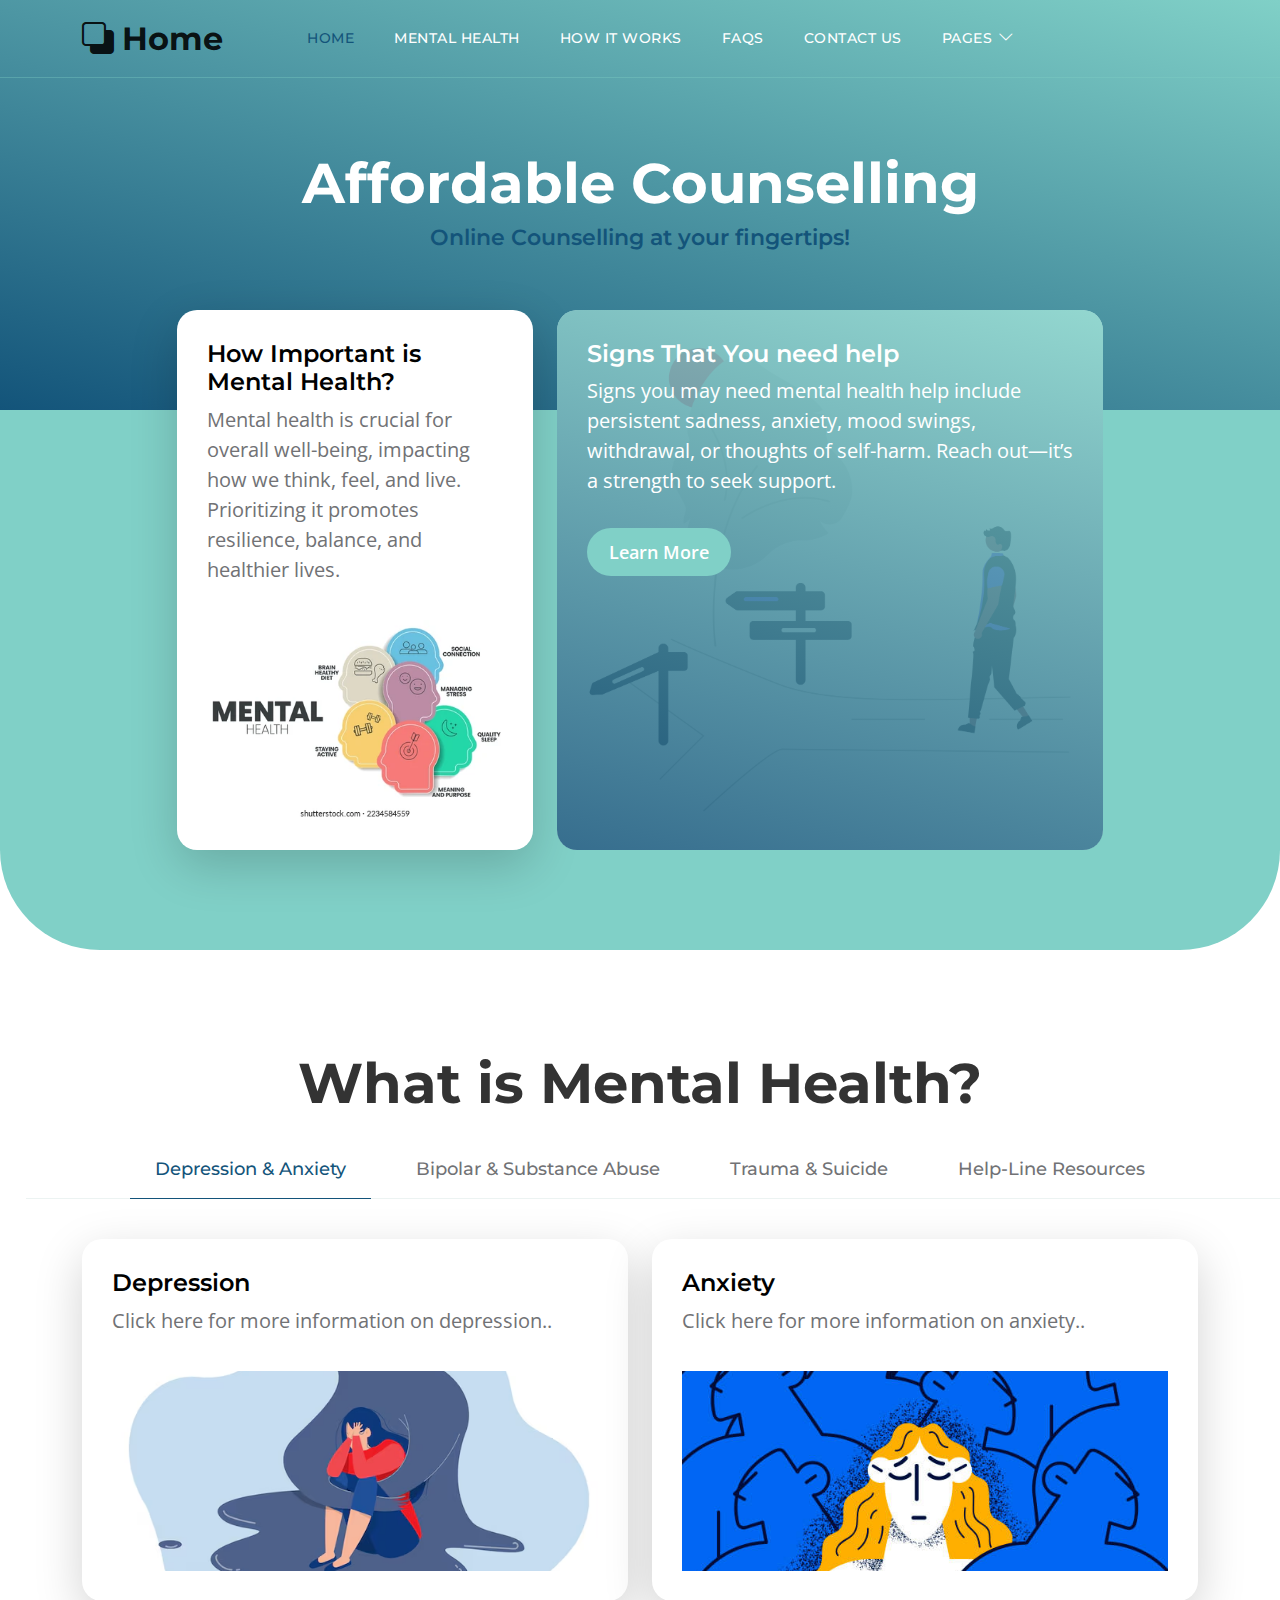
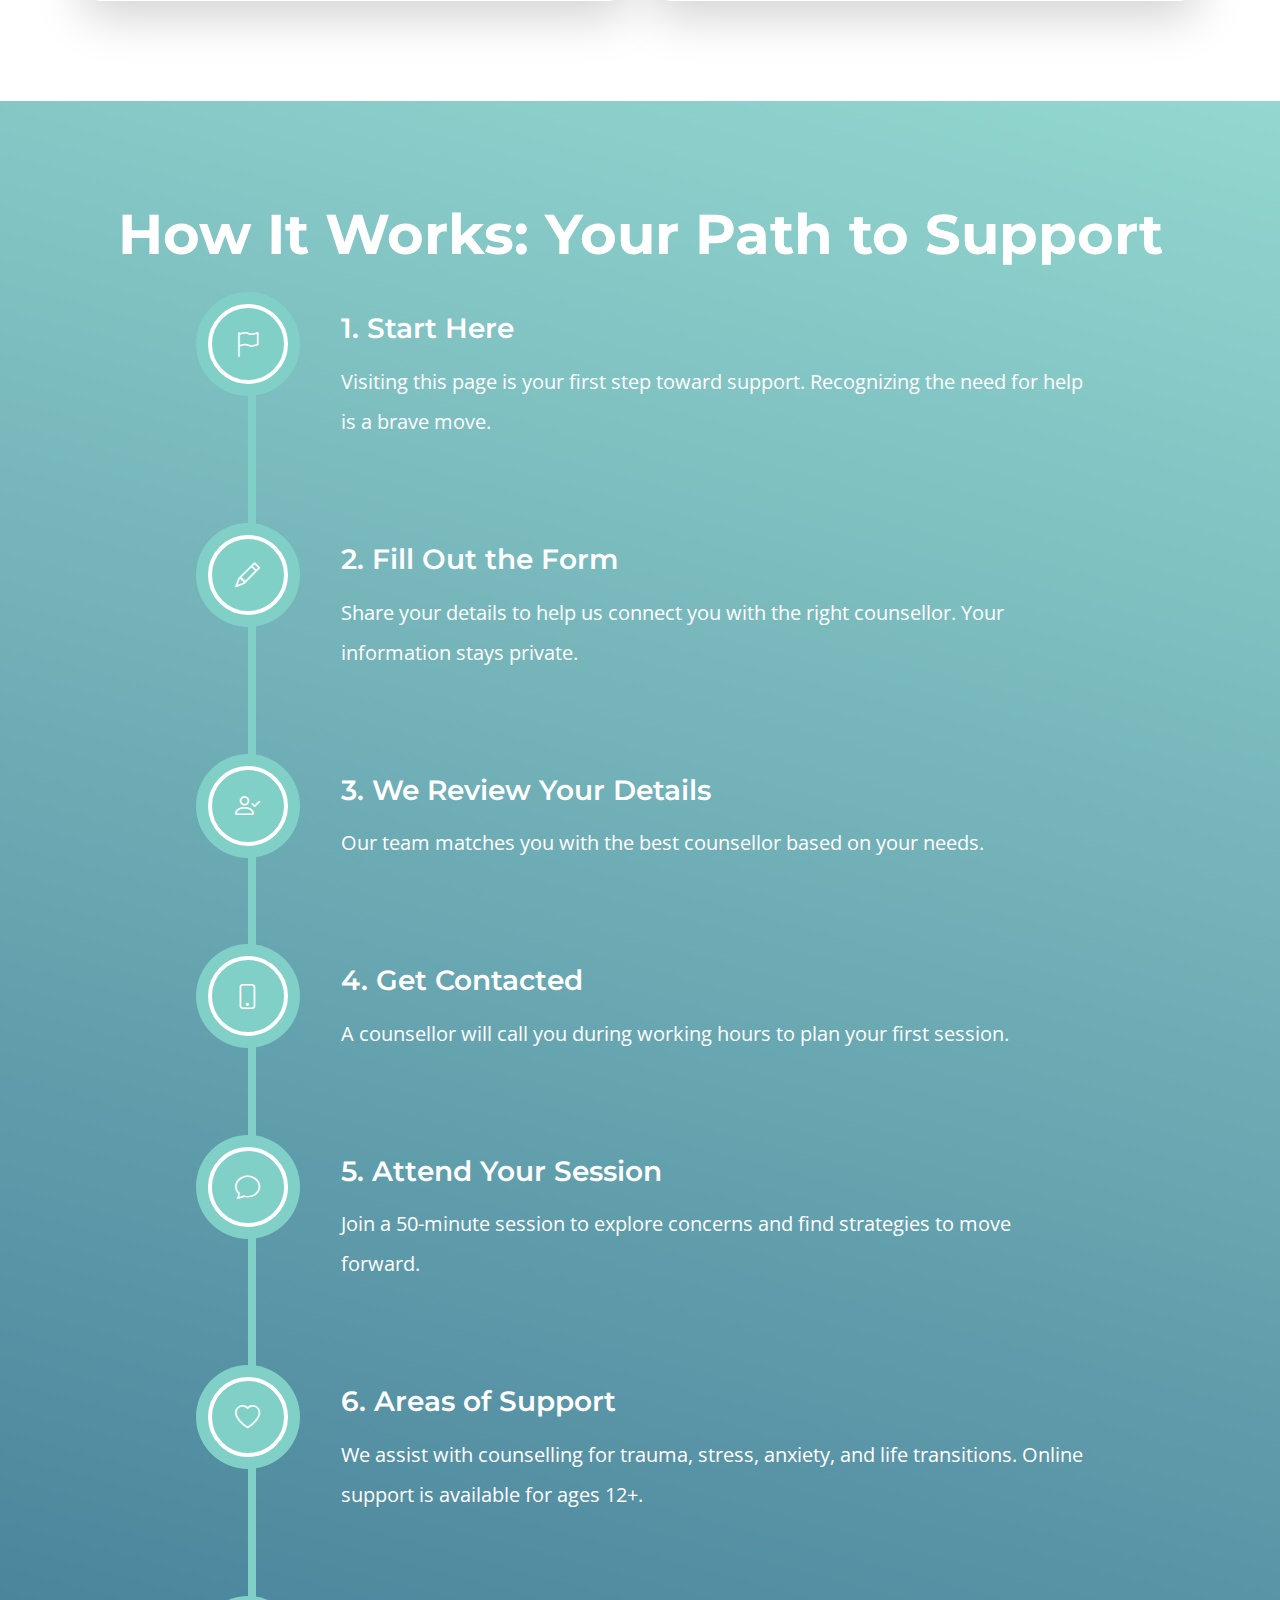
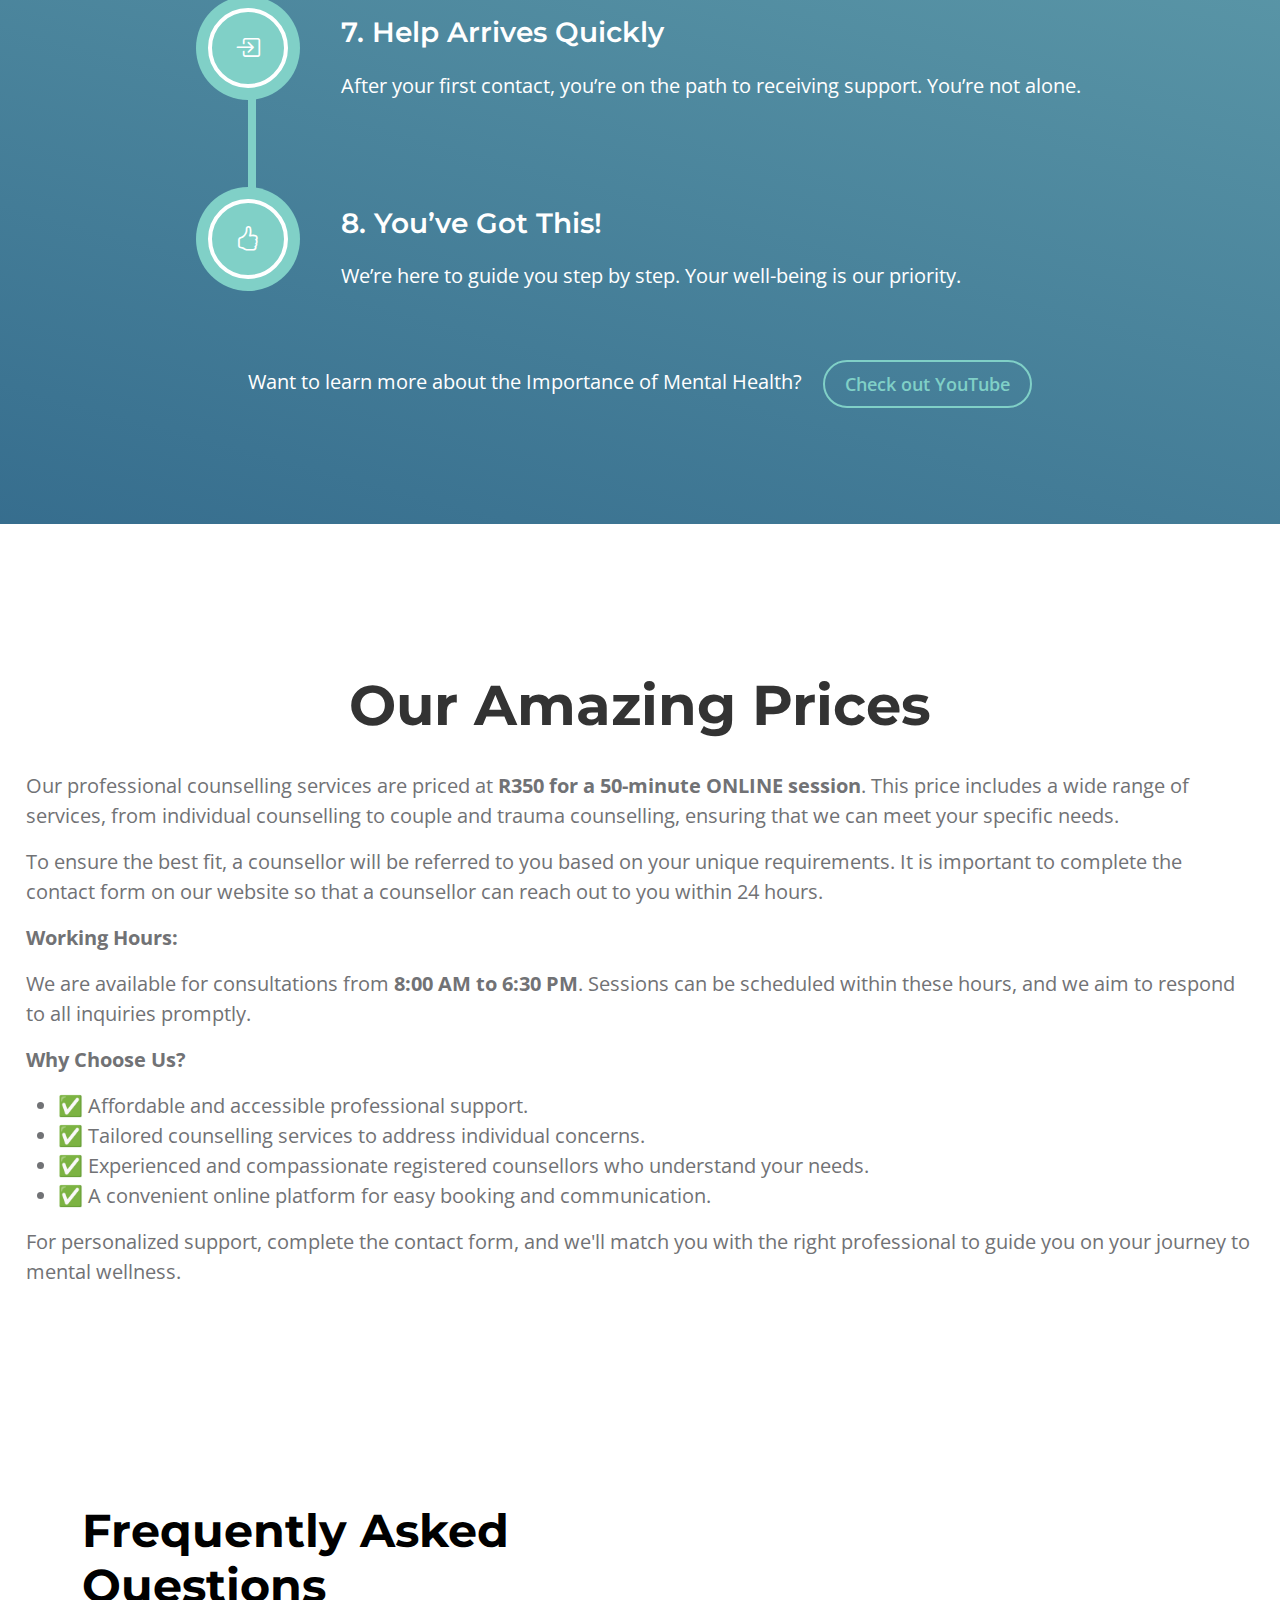
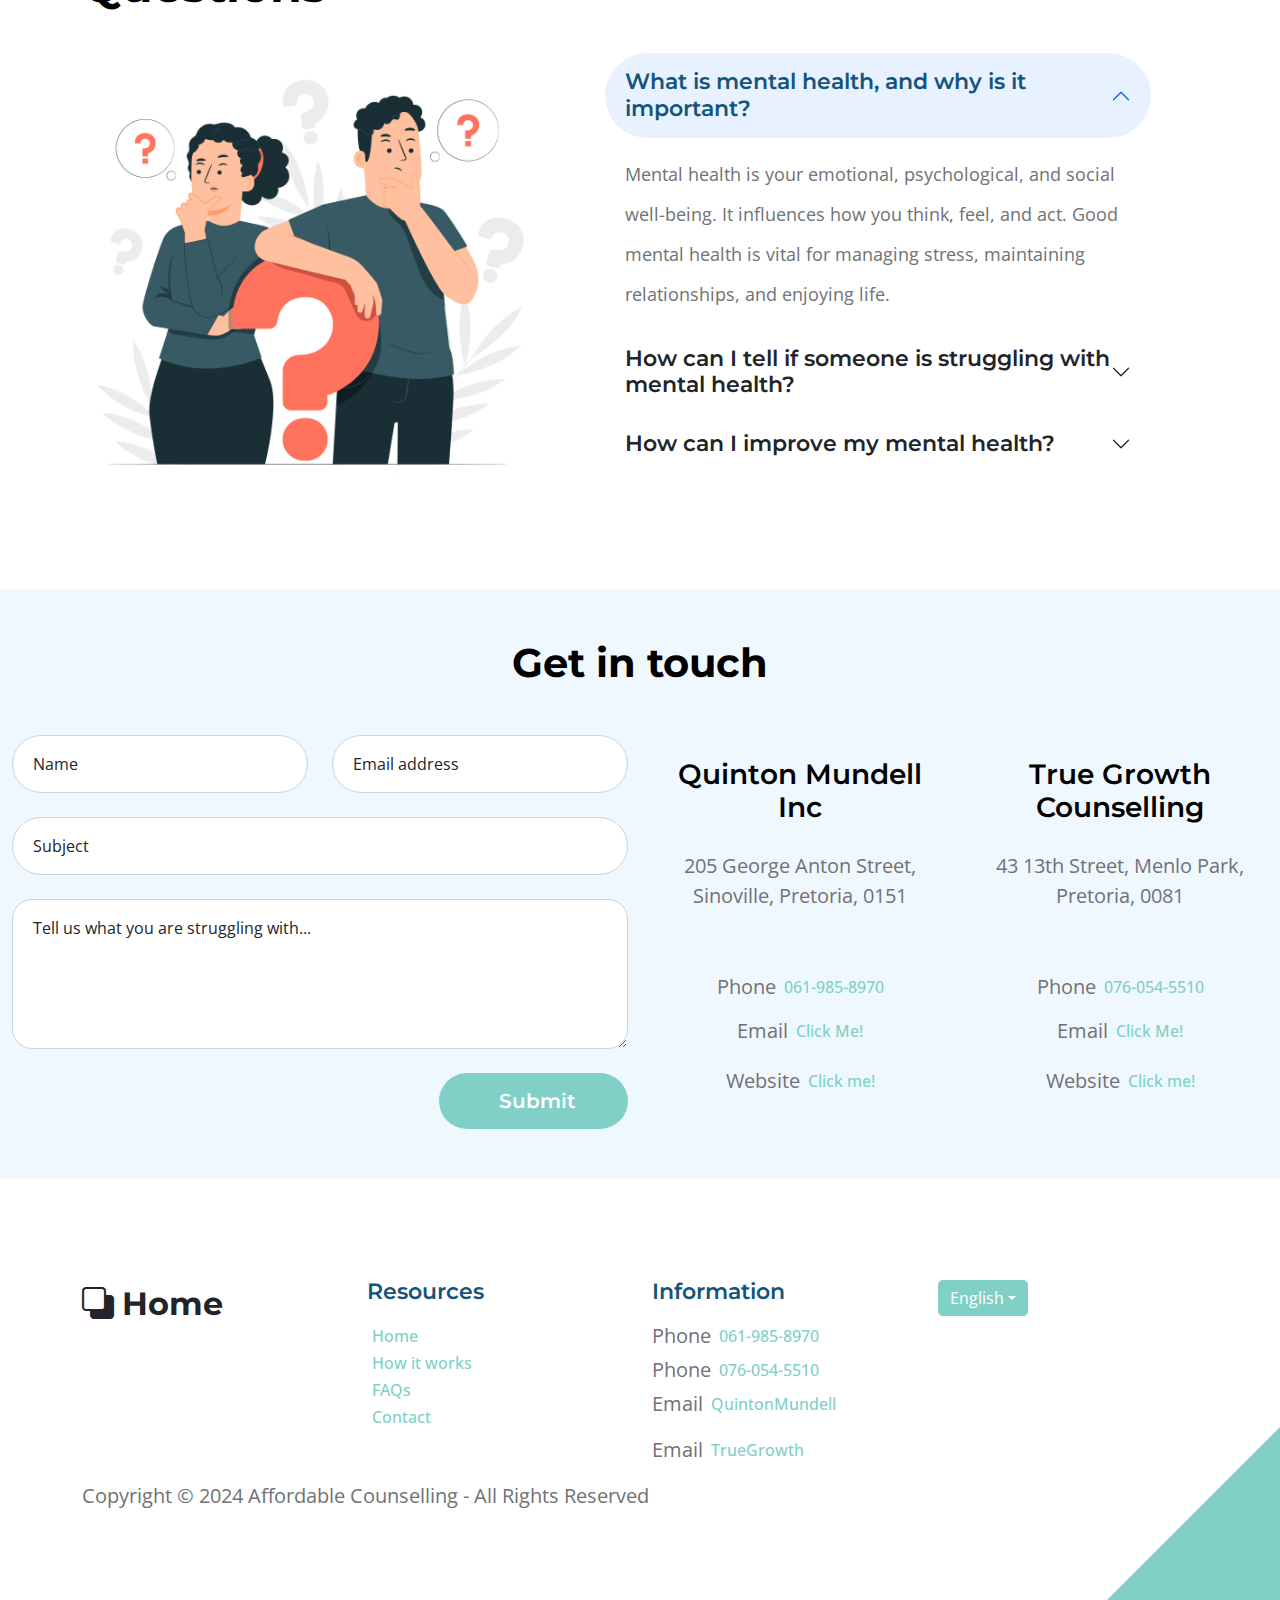
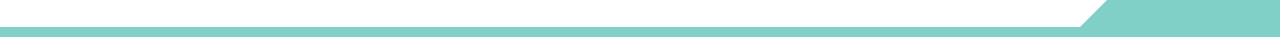
<file: index.html>
<!doctype html>
<html lang="en">
    <head>
        <meta charset="utf-8">
        <meta name="viewport" content="width=device-width, initial-scale=1">

        <meta name="description" content="">
        <meta name="author" content="">

        <title>Affordable Counselling</title>

        <!-- CSS FILES -->        
        <link rel="preconnect" href="https://fonts.googleapis.com">
        
        <link rel="preconnect" href="https://fonts.gstatic.com" crossorigin>

        <link href="https://fonts.googleapis.com/css2?family=Montserrat:wght@500;600;700&family=Open+Sans&display=swap" rel="stylesheet">
                        
        <link href="css/bootstrap.min.css" rel="stylesheet">

        <link href="css/bootstrap-icons.css" rel="stylesheet">

         <link href="css/styles.css" rel="stylesheet">    
<!--

-->
    </head>
    
    <body id="top">

        <main>

            <nav class="navbar navbar-expand-lg">
                <div class="container">
                    <a class="navbar-brand" href="index.html">
                        <i class="bi-back"></i>
                        <span>Home</span>
                    </a>

                    <div class="d-lg-none ms-auto me-4">
                        <a href="#top" class="navbar-icon bi-person smoothscroll"></a>
                    </div>
    
                    <button class="navbar-toggler" type="button" data-bs-toggle="collapse" data-bs-target="#navbarNav" aria-controls="navbarNav" aria-expanded="false" aria-label="Toggle navigation">
                        <span class="navbar-toggler-icon"></span>
                    </button>
    
                    <div class="collapse navbar-collapse" id="navbarNav">
                        <ul class="navbar-nav ms-lg-5 me-lg-auto">
                            <li class="nav-item">
                                <a class="nav-link click-scroll" href="#section_1">Home</a>
                            </li>

                            <li class="nav-item">
                                <a class="nav-link click-scroll" href="#section_2">Mental Health</a>
                            </li>
    
                            <li class="nav-item">
                                <a class="nav-link click-scroll" href="#section_3">How it works</a>
                            </li>

                            <li class="nav-item">
                                <a class="nav-link click-scroll" href="#section_4">FAQs</a>
                            </li>
                            <li class="nav-item">
                                <a class="nav-link click-scroll" href="#section_5">Contact Us</a>
                            </li>
                            <li class="nav-item dropdown">
                                <a class="nav-link dropdown-toggle" href="#" id="navbarLightDropdownMenuLink" role="button" data-bs-toggle="dropdown" aria-expanded="false">Pages</a>

                                <ul class="dropdown-menu dropdown-menu-light" aria-labelledby="navbarLightDropdownMenuLink">
                                    <li><a class="dropdown-item" href="#section_6">Pricing</a></li>

                                    <li><a class="dropdown-item" href="https://docs.google.com/forms/d/1Pw0m9GH0OPl3ILTzEzoxxY5FajqtlQogDo6DqcIE5go/edit">Join the Team!</a></li>
                                </ul>
                            </li>
                        </ul>

                       
                   
                    </div>
                </div>
            </nav>
            

            <section class="hero-section d-flex justify-content-center align-items-center" id="section_1">
                <div class="container">
                    <div class="row">

                        <div class="col-lg-8 col-12 mx-auto">
                            <h1 class="text-white text-center">Affordable Counselling</h1>

                            <h6 class="text-center">Online Counselling at your fingertips!</h6>

                            
                        </div>

                    </div>
                </div>
            </section>


            <section class="featured-section">
                <div class="container">
                    <div class="row justify-content-center">

                        <div class="col-lg-4 col-12 mb-4 mb-lg-0">
                            <div class="custom-block bg-white shadow-lg">
                               
                                    <div class="d-flex">
                                        <div>
                                            <h5 class="mb-2">How Important is Mental Health?</h5>

                                            <p class="mb-0">Mental health is crucial for overall well-being, impacting how we think, feel, and live. Prioritizing it promotes resilience, balance, and healthier lives.</p>
                                        </div>

                                        
                                    </div>

                                    <img src="images/front.png" class="custom-block-image img-fluid" alt="">
                                
                            </div>
                        </div>

                        <div class="col-lg-6 col-12">
                            <div class="custom-block custom-block-overlay">
                                <div class="d-flex flex-column h-100">
                                    <img src="images/undraw_road-sign_at8p.png" class="custom-block-image img-fluid" alt="">

                                    <div class="custom-block-overlay-text d-flex">
                                        <div>
                                            <h5 class="text-white mb-2">Signs That You need help</h5>

                                            <p class="text-white">Signs you may need mental health help include persistent sadness, anxiety, mood swings, withdrawal, or thoughts of self-harm. Reach out—it’s a strength to seek support.</p>

                                            <a href="#section_2" class="btn custom-btn mt-2 mt-lg-3">Learn More</a>
                                        </div>

                                    </div>

                                    

                                    <div class="section-overlay"></div>
                                </div>
                            </div>
                        </div>

                    </div>
                </div>
            </section>


            <section class="explore-section section-padding" id="section_2">
                <div class="container">
                    <div class="row">

                        <div class="col-12 text-center">
                            <h1 class="mb-4">What is Mental Health?</h1>
                        </div>

                    </div>
                </div>

                <div class="container-fluid">
                    <div class="row">
                        <ul class="nav nav-tabs" id="myTab" role="tablist">
                            <li class="nav-item" role="presentation">
                                <button class="nav-link active" id="design-tab" data-bs-toggle="tab" data-bs-target="#design-tab-pane" type="button" role="tab" aria-controls="design-tab-pane" aria-selected="true">Depression & Anxiety</button>
                            </li>

                            <li class="nav-item" role="presentation">
                                <button class="nav-link" id="marketing-tab" data-bs-toggle="tab" data-bs-target="#marketing-tab-pane" type="button" role="tab" aria-controls="marketing-tab-pane" aria-selected="false">Bipolar & Substance Abuse</button>
                            </li>

                            <li class="nav-item" role="presentation">
                                <button class="nav-link" id="finance-tab" data-bs-toggle="tab" data-bs-target="#finance-tab-pane" type="button" role="tab" aria-controls="finance-tab-pane" aria-selected="false">Trauma & Suicide</button>
                            </li>

                            <li class="nav-item" role="presentation">
                                <button class="nav-link" id="music-tab" data-bs-toggle="tab" data-bs-target="#music-tab-pane" type="button" role="tab" aria-controls="music-tab-pane" aria-selected="false">Help-Line Resources</button>
                            </li>

                           
                        </ul>
                    </div>
                </div>

                <div class="container">
                    <div class="row">

                        <div class="col-12">
                            <div class="tab-content" id="myTabContent">
                                <div class="tab-pane fade show active" id="design-tab-pane" role="tabpanel" aria-labelledby="design-tab" tabindex="0">
                                    <div class="row">
                                        <div class="col-lg-6 col-md-6 col-12 mb-4 mb-lg-0">
                                            <div class="custom-block bg-white shadow-lg">
                                                <a href="depression.html">
                                                    <div class="d-flex">
                                                        <div>
                                                            <h5 class="mb-2">Depression</h5>
    
                                                            <p class="mb-0">Click here for more information on depression..</p>
                                                        </div>
    
                                                        
                                                    </div>
    
                                                    <img src="images/dep1.avif" class="custom-block-image img-fluid" alt="">
                                                </a>
                                            </div>
                                        </div>
    
                                        <div class="col-lg-6 col-md-6 col-12 mb-4 mb-lg-0">
                                            <div class="custom-block bg-white shadow-lg">
                                                <a href="anxiety.html">
                                                    <div class="d-flex">
                                                        <div>
                                                            <h5 class="mb-2">Anxiety</h5>
    
                                                            <p class="mb-0">Click here for more information on anxiety..</p>
                                                        </div>
    
                                                        
                                                    </div>
    
                                                    <img src="images/anx1.jpg" class="custom-block-image img-fluid" alt="">
                                                </a>
                                            </div>
                                        </div>
                                    </div>
                                </div>

                                <div class="tab-pane fade" id="marketing-tab-pane" role="tabpanel" aria-labelledby="marketing-tab" tabindex="0">   <div class="row">
                                    <div class="col-lg-6 col-md-6 col-12 mb-4 mb-lg-0">
                                        <div class="custom-block bg-white shadow-lg">
                                            <a href="bipolar.html">
                                                <div class="d-flex">
                                                    <div>
                                                        <h5 class="mb-2">Bipolar</h5>

                                                        <p class="mb-0">Click here for more information on bipolar..</p>
                                                    </div>

                                                    
                                                </div>

                                                <img src="images/bip1.jpg" class="custom-block-image img-fluid" alt="">
                                            </a>
                                        </div>
                                    </div>

                                    <div class="col-lg-6 col-md-6 col-12 mb-4 mb-lg-0">
                                        <div class="custom-block bg-white shadow-lg">
                                            <a href="substanceAbuse.html">
                                                <div class="d-flex">
                                                    <div>
                                                        <h5 class="mb-2">Substance Abuse</h5>

                                                        <p class="mb-0">Click here for more information on substance abuse</p>
                                                    </div>

                                                    
                                                </div>

                                                <img src="images/sab1.jpg" class="custom-block-image img-fluid" alt="">
                                            </a>
                                        </div>
                                    </div>
                                </div>
                            </div>

                            <div class="tab-pane fade" id="finance-tab-pane" role="tabpanel" aria-labelledby="marketing-tab" tabindex="0">   <div class="row">
                                <div class="col-lg-6 col-md-6 col-12 mb-4 mb-lg-0">
                                    <div class="custom-block bg-white shadow-lg">
                                        <a href="trauma.html">
                                            <div class="d-flex">
                                                <div>
                                                    <h5 class="mb-2">Trauma</h5>

                                                    <p class="mb-0">Click here for more information on trauma..</p>
                                                </div>

                                                
                                            </div>

                                            <img src="images/tr1.jpg" class="custom-block-image img-fluid" alt="">
                                        </a>
                                    </div>
                                </div>

                                <div class="col-lg-6 col-md-6 col-12 mb-4 mb-lg-0">
                                    <div class="custom-block bg-white shadow-lg">
                                        <a href="suicide.html">
                                            <div class="d-flex">
                                                <div>
                                                    <h5 class="mb-2">Suicide & Suicide Prevention</h5>

                                                    <p class="mb-0">Click here for more information on suicide and suicide prevention..</p>
                                                </div>

                                                
                                            </div>

                                            <img src="images/sp2.jpg" class="custom-block-image img-fluid" alt="">
                                        </a>
                                    </div>
                                </div>
                            </div>
                        </div>

                                <div class="tab-pane fade" id="music-tab-pane" role="tabpanel" aria-labelledby="music-tab" tabindex="0">
                                    <div class="row">
                                        <div class="col-lg-6 col-md-6 col-12 mb-4 mb-lg-0">
                                            <div class="custom-block bg-white shadow-lg">
                                                <a href="emercontact.html">
                                                    <div class="d-flex">
                                                        <div>
                                                            <h5 class="mb-2">Emergency Contacts</h5>
        
                                                            <p class="mb-0">Click here to view Emergency Contacts</p>
                                                        </div>
        
                                                        
                                                    </div>
        
                                                    <img src="images/emcon.webp" class="custom-block-image img-fluid" alt="">
                                                </a>
                                            </div>
                                        </div>
        
                                        <div class="col-lg-6 col-md-6 col-12 mb-4 mb-lg-0">
                                            <div class="custom-block bg-white shadow-lg">
                                                <a href="emerweb.html">
                                                    <div class="d-flex">
                                                        <div>
                                                            <h5 class="mb-2">Self-Help Websites</h5>
        
                                                            <p class="mb-0">Click here to view Self-Help Websites</p>
                                                        </div>
        
                                                        
                                                    </div>
        
                                                    <img src="images/emweb.jpg" class="custom-block-image img-fluid" alt="">
                                                </a>
                                            </div>
                                        </div>
                                    </div>
                                </div>

                    </div>
                </div>
            </section>


            <section class="timeline-section section-padding" id="section_3">
                <div class="section-overlay"></div>
            
                <div class="container">
                    <div class="row">
            
                        <div class="col-12 text-center">
                            <h1 class="text-white mb-4">How It Works: Your Path to Support</h1>
                        </div>
            
                        <div class="col-lg-10 col-12 mx-auto">
                            <div class="timeline-container">
                                <ul class="vertical-scrollable-timeline" id="vertical-scrollable-timeline">
                                    <div class="list-progress">
                                        <div class="inner" style="height: 100%;"></div>
                                    </div>
            
                                    <li>
                                        <h4 class="text-white mb-3">1. Start Here</h4>
                                        <p class="text-white">Visiting this page is your first step toward support. Recognizing the need for help is a brave move.</p>
                                        <div class="icon-holder">
                                            <i class="bi-flag"></i>
                                        </div>
                                    </li>
            
                                    <li>
                                        <h4 class="text-white mb-3">2. Fill Out the Form</h4>
                                        <p class="text-white">Share your details to help us connect you with the right counsellor. Your information stays private.</p>
                                        <div class="icon-holder">
                                            <i class="bi-pencil"></i>
                                        </div>
                                    </li>
            
                                    <li>
                                        <h4 class="text-white mb-3">3. We Review Your Details</h4>
                                        <p class="text-white">Our team matches you with the best counsellor based on your needs.</p>
                                        <div class="icon-holder">
                                            <i class="bi-person-check"></i>
                                        </div>
                                    </li>
            
                                    <li>
                                        <h4 class="text-white mb-3">4. Get Contacted</h4>
                                        <p class="text-white">A counsellor will call you during working hours to plan your first session.</p>
                                        <div class="icon-holder">
                                            <i class="bi-phone"></i>
                                        </div>
                                    </li>
            
                                    <li>
                                        <h4 class="text-white mb-3">5. Attend Your Session</h4>
                                        <p class="text-white">Join a 50-minute session to explore concerns and find strategies to move forward.</p>
                                        <div class="icon-holder">
                                            <i class="bi-chat"></i>
                                        </div>
                                    </li>
            
                                    <li>
                                        <h4 class="text-white mb-3">6. Areas of Support</h4>
                                        <p class="text-white">We assist with counselling for trauma, stress, anxiety, and life transitions. Online support is available for ages 12+.</p>
                                        <div class="icon-holder">
                                            <i class="bi-heart"></i>
                                        </div>
                                    </li>
            
                                    <li>
                                        <h4 class="text-white mb-3">7. Help Arrives Quickly</h4>
                                        <p class="text-white">After your first contact, you’re on the path to receiving support. You’re not alone.</p>
                                        <div class="icon-holder">
                                            <i class="bi-box-arrow-in-right"></i>
                                        </div>
                                    </li>
            
                                    <li>
                                        <h4 class="text-white mb-3">8. You’ve Got This!</h4>
                                        <p class="text-white">We’re here to guide you step by step. Your well-being is our priority.</p>
                                        <div class="icon-holder">
                                            <i class="bi-hand-thumbs-up"></i>
                                        </div>
                                    </li>
                                </ul>
                            </div>
                        </div>
            
                        <div class="col-12 text-center mt-5">
                            <p class="text-white">
                                Want to learn more about the Importance of Mental Health?
                                <a href="https://www.youtube.com/results?search_query=the+importance+of+mental+health" class="btn custom-btn custom-border-btn ms-3">Check out YouTube</a>
                            </p>
                        </div>
                    </div>
                </div>
            </section>
            
            
            
            <br><br>
            <section class="pricing section-padding" id="section_6"> 
                <h1 >Our Amazing Prices</h1>
                <br>
                <p>Our professional counselling services are priced at <strong>R350 for a 50-minute ONLINE session</strong>. This price includes a wide range of services, from individual counselling to couple and trauma counselling, ensuring that we can meet your specific needs.</p>
                
                <p>To ensure the best fit, a counsellor will be referred to you based on your unique requirements. It is important to complete the contact form on our website so that a counsellor can reach out to you within 24 hours.</p>
                
                <p><strong>Working Hours:</strong></p>
                <p>We are available for consultations from <strong>8:00 AM to 6:30 PM</strong>. Sessions can be scheduled within these hours, and we aim to respond to all inquiries promptly.</p>      
                
                <p><strong>Why Choose Us?</strong></p>
                <ul>
                    <li>✅ Affordable and accessible professional support.</li>
                    <li>✅ Tailored counselling services to address individual concerns.</li>
                    <li>✅ Experienced and compassionate registered counsellors who understand your needs.</li>
                    <li>✅ A convenient online platform for easy booking and communication.</li>
                </ul>
                
                <p>For personalized support, complete the contact form, and we'll match you with the right professional to guide you on your journey to mental wellness.</p>
            </section>

            <section class="faq-section section-padding" id="section_4">
                <div class="container">
                    <div class="row">

                        <div class="col-lg-6 col-12">
                            <h2 class="mb-4">Frequently Asked Questions</h2>
                        </div>

                        <div class="clearfix"></div>

                        <div class="col-lg-5 col-12">
                            <img src="images/faq_graphic.jpg" class="img-fluid" alt="FAQs">
                        </div>

                        <div class="col-lg-6 col-12 m-auto">
                            <div class="accordion" id="accordionExample">
                                <div class="accordion-item">
                                    <h2 class="accordion-header" id="headingOne">
                                        <button class="accordion-button" type="button" data-bs-toggle="collapse" data-bs-target="#collapseOne" aria-expanded="true" aria-controls="collapseOne">
                                            What is mental health, and why is it important?
                                        </button>
                                    </h2>

                                    <div id="collapseOne" class="accordion-collapse collapse show" aria-labelledby="headingOne" data-bs-parent="#accordionExample">
                                        <div class="accordion-body">
                                            Mental health is your emotional, psychological, and social well-being. It influences how you think, feel, and act. Good mental health is vital for managing stress, maintaining relationships, and enjoying life.
                                        </div>
                                    </div>
                                </div>

                                <div class="accordion-item">
                                    <h2 class="accordion-header" id="headingTwo">
                                        <button class="accordion-button collapsed" type="button" data-bs-toggle="collapse" data-bs-target="#collapseTwo" aria-expanded="false" aria-controls="collapseTwo">
                                            How can I tell if someone is struggling with mental health?
                                    </button>
                                    </h2>

                                    <div id="collapseTwo" class="accordion-collapse collapse" aria-labelledby="headingTwo" data-bs-parent="#accordionExample">
                                        <div class="accordion-body">
                                            Signs include persistent sadness, withdrawal, sleep or appetite changes, mood swings, or difficulty functioning. If you notice these, encourage open communication and seek professional help if needed.
                                        </div>
                                    </div>
                                </div>

                                <div class="accordion-item">
                                    <h2 class="accordion-header" id="headingThree">
                                        <button class="accordion-button collapsed" type="button" data-bs-toggle="collapse" data-bs-target="#collapseThree" aria-expanded="false" aria-controls="collapseThree">
                                            How can I improve my mental health?
                                    </button>
                                    </h2>

                                    <div id="collapseThree" class="accordion-collapse collapse" aria-labelledby="headingThree" data-bs-parent="#accordionExample">
                                        <div class="accordion-body">
                                            Practice self-care, stay connected with loved ones, manage stress with relaxation techniques, and seek help from a therapist when needed. Small daily actions can improve well-being.
                                        </div>
                                    </div>
                                </div>
                            </div>
                        </div>

                    </div>
                </div>
            </section>
            

            <section class="contact-section section-padding section-bg" id="section_5">
                <div class="container">
                    <div class="row">

                        <div class="col-lg-12 col-12 text-center">
                            <h2 class="mb-5">Get in touch</h2>
                        </div>

                        <div class="col-lg-6 col-12">
                            <form action="https://api.web3forms.com/submit" method="post" class="custom-form contact-form" role="form">
                                <div class="row">
                                    <input type="hidden" name="access_key" value="545ed165-2015-4e93-8f08-58b95ff5ee78">
                                    <div class="col-lg-6 col-md-6 col-12">
                                        <div class="form-floating">
                                            <input type="text" name="name" id="name" class="form-control" placeholder="Name" required="">
                                            <label for="name">Name</label>
                                        </div>
                                    </div>
                        
                                    <div class="col-lg-6 col-md-6 col-12"> 
                                        <div class="form-floating">
                                            <input type="email" name="email" id="email" pattern="[^ @]*@[^ @]*" class="form-control" placeholder="Email address" required="">
                                            <label for="email">Email address</label>
                                        </div>
                                    </div>
                                   
                                    <div class="col-lg-12 col-12">
                                        <div class="form-floating">
                                            <input type="text" name="subject" id="subject" class="form-control" placeholder="Subject" required="">
                                            <label for="subject">Subject</label>
                                        </div>
                        
                                        <div class="form-floating">
                                            <textarea class="form-control" id="message" name="message" placeholder="Tell us what you are struggling" required=""></textarea>
                                            <label for="message">Tell us what you are struggling with...</label>
                                        </div>
                                    </div>
                        
                                    <div class="col-lg-4 col-12 ms-auto">
                                        <button type="submit" class="form-control">Submit</button>
    
                                        </form>
                                    </div>
                                </div>
                            </form>
                        </div>
                        <div class="col-lg-3 col-md-6 col-12 mb-3 mb-lg- mb-md-0 ms-auto">
                            <h4 class="mb-3">Quinton Mundell<br> Inc</h4>

                            <p>205 George Anton Street, Sinoville, Pretoria, 0151</p>

                            <hr>

                            <p class="d-flex align-items-center mb-1">
                                <span class="me-2">Phone</span>

                                <a href="tel: 061-985-8970" class="site-footer-link">
                                    061-985-8970
                                </a>
                            </p>

                            <p class="d-flex align-items-center">
                                <span class="me-2">Email</span>
                                

                                <a href="mailto:admin@quintonmundell.com" class="site-footer-link">
                                    Click Me!
                                </a>
                                
                            </p>
                            <p class="d-flex align-items-center">
                                <span class="me-2">Website</span>
                                

                                <a href="https://www.quintonmundell.com/" class="site-footer-link">
                                    Click me!
                                </a>
                                
                            </p>
                            
                        </div>
                        <div class="col-lg-3 col-md-6 col-12 mb-3 mb-lg- mb-md-0 ms-auto">
                            <h4 class="mb-3">True Growth <br>Counselling</h4>

                            <p>43 13th Street, Menlo Park, Pretoria, 0081</p>

                            <hr>

                            <p class="d-flex align-items-center mb-1">
                                <span class="me-2">Phone</span>

                                <a href="tel: 076-054-5510" class="site-footer-link">
                                    076-054-5510
                                </a>
                            </p>

                            <p class="d-flex align-items-center">
                                <span class="me-2">Email</span>

                                <a href="mailto:truegrowthcounselling@talc.co.za" class="site-footer-link">
                                    Click Me!
                                </a>
                            </p>
                            <p class="d-flex align-items-center">
                                <span class="me-2">Website</span>
                                

                                <a href="https://talc.co.za/" class="site-footer-link">
                                    Click me!
                                </a>
                                
                            </p>
                        </div>

                    </div>
                </div>
            </section>
        </main>
       


<footer class="site-footer section-padding">
            <div class="container">
                <div class="row">

                    <div class="col-lg-3 col-12 mb-4 pb-2">
                        <a class="navbar-brand mb-2" href="index.html">
                            <i class="bi-back"></i>
                            <span>Home</span>
                        </a>
                    </div>

                    <div class="col-lg-3 col-md-4 col-6">
                        <h6 class="site-footer-title mb-3">Resources</h6>

                        <ul class="site-footer-links">
                            <li class="site-footer-link-item">
                                <a href="#" class="site-footer-link">Home</a>
                            </li>

                            <li class="site-footer-link-item">
                                <a href="#" class="site-footer-link">How it works</a>
                            </li>

                            <li class="site-footer-link-item">
                                <a href="#" class="site-footer-link">FAQs</a>
                            </li>

                            <li class="site-footer-link-item">
                                <a href="#" class="site-footer-link">Contact</a>
                            </li>
                        </ul>
                    </div>

                    <div class="col-lg-3 col-md-4 col-6 mb-4 mb-lg-0">
                        <h6 class="site-footer-title mb-3">Information</h6>

                        <p class="d-flex align-items-center mb-1">
                            <span class="me-2">Phone</span>

                            <a href="tel: 061-985-8970" class="site-footer-link">
                                061-985-8970
                            </a>
                        </p>
                        <p class="d-flex align-items-center mb-1">
                            <span class="me-2">Phone</span>

                            <a href="tel: 076-054-5510" class="site-footer-link">
                                076-054-5510
                            </a>
                        </p>

                        <p class="d-flex align-items-center">
                            <span class="me-2">Email</span>
                            

                            <a href="mailto:admin@quintonmundell.com" class="site-footer-link">
                                QuintonMundell
                            </a>
                        </p>
                        <p class="d-flex align-items-center">
                            <span class="me-2">Email</span>

                            <a href="mailto:truegrowthcounselling@talc.co.za" class="site-footer-link">
                                TrueGrowth
                            </a>
                        </p>
                    </div>
                    <div class="col-lg-3 col-md-4 col-12 mt-4 mt-lg-0 ms-auto">
                        <div class="dropdown">
                            <button class="btn btn-secondary dropdown-toggle" type="button" data-bs-toggle="dropdown" aria-expanded="false">
                            English</button>

                            <ul class="dropdown-menu">
                                <li><button class="dropdown-item" type="button">Afrikaans</button></li>

                            </ul>
                        </div>

                        
                        
                    </div>

                </div>
                <p>Copyright © 2024 Affordable Counselling - All Rights Reserved</p>
            </div>
            
        </footer>


        <script src="js/jquery.min.js"></script>
        <script src="js/bootstrap.bundle.min.js"></script>
        <script src="js/jquery.sticky.js"></script>
        <script src="js/click-scroll.js"></script>
        <script src="js/custom.js"></script>

    </body>
</html>
</file>
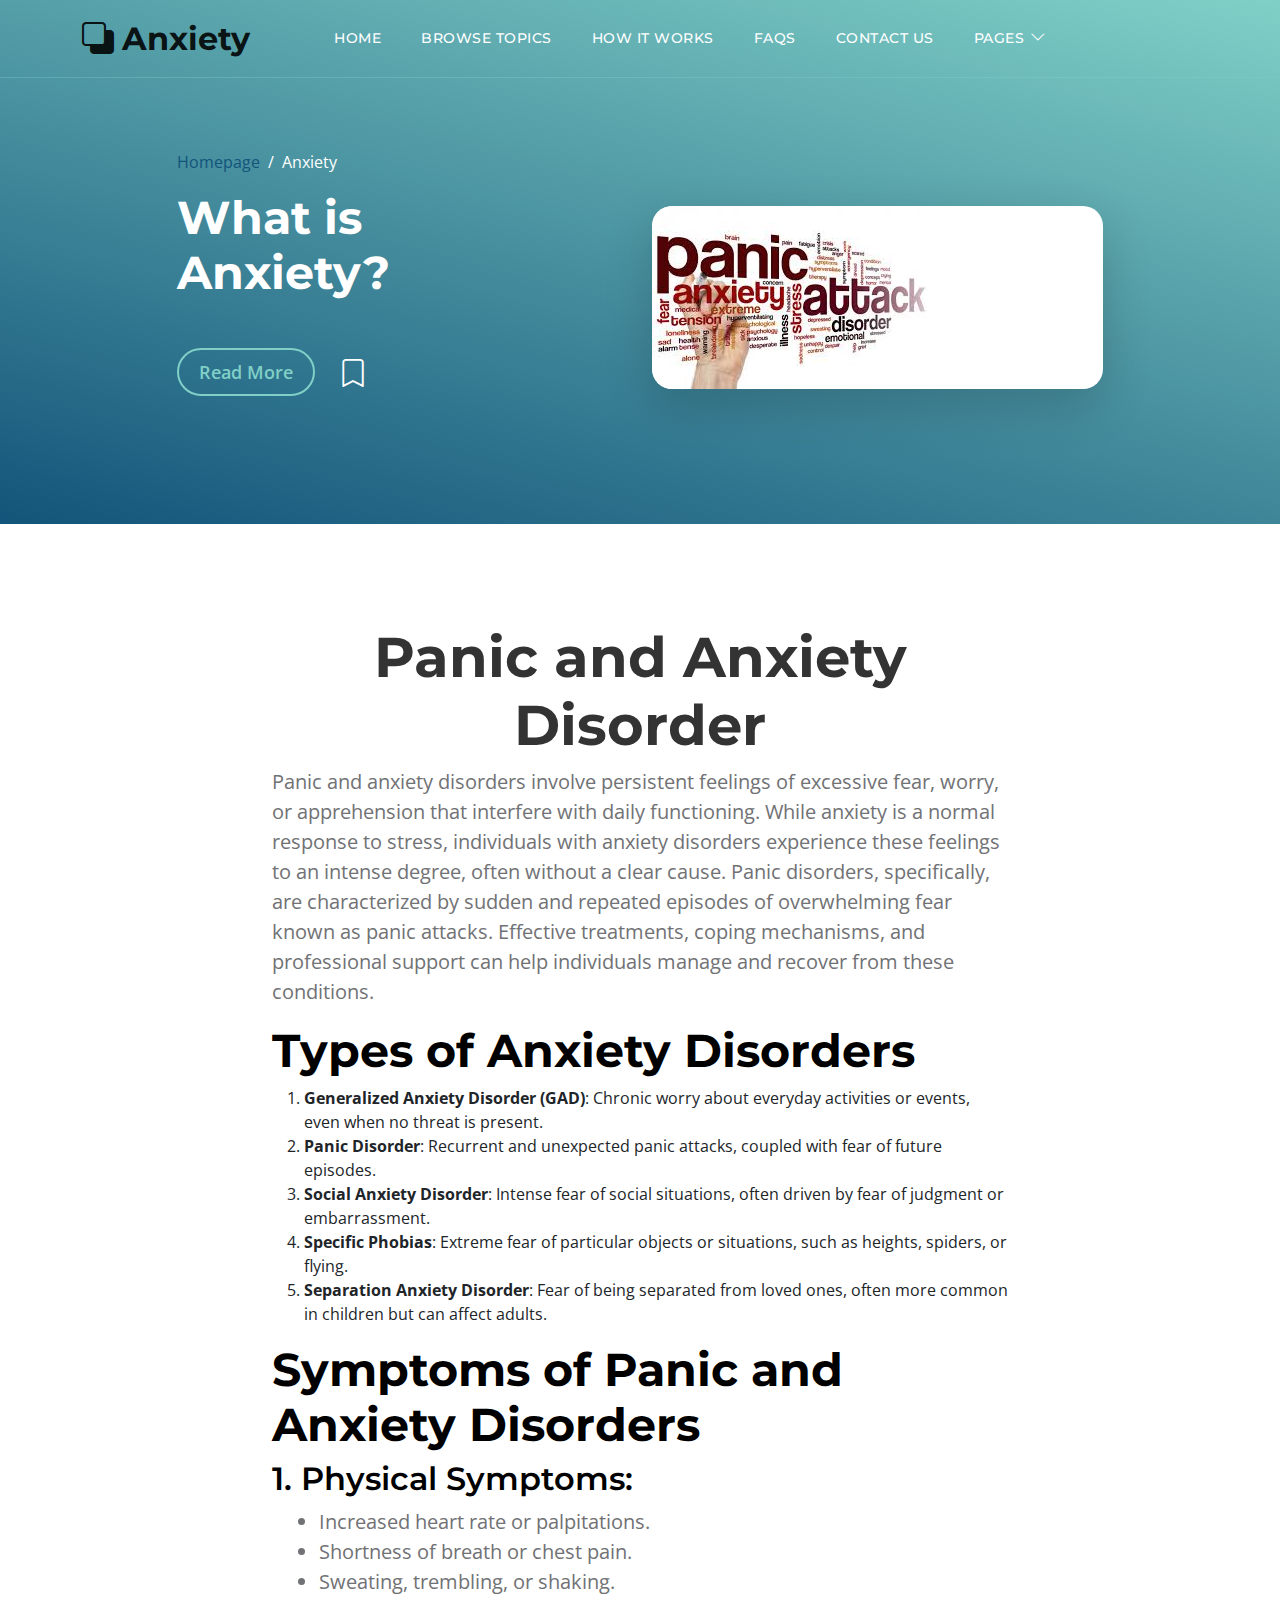
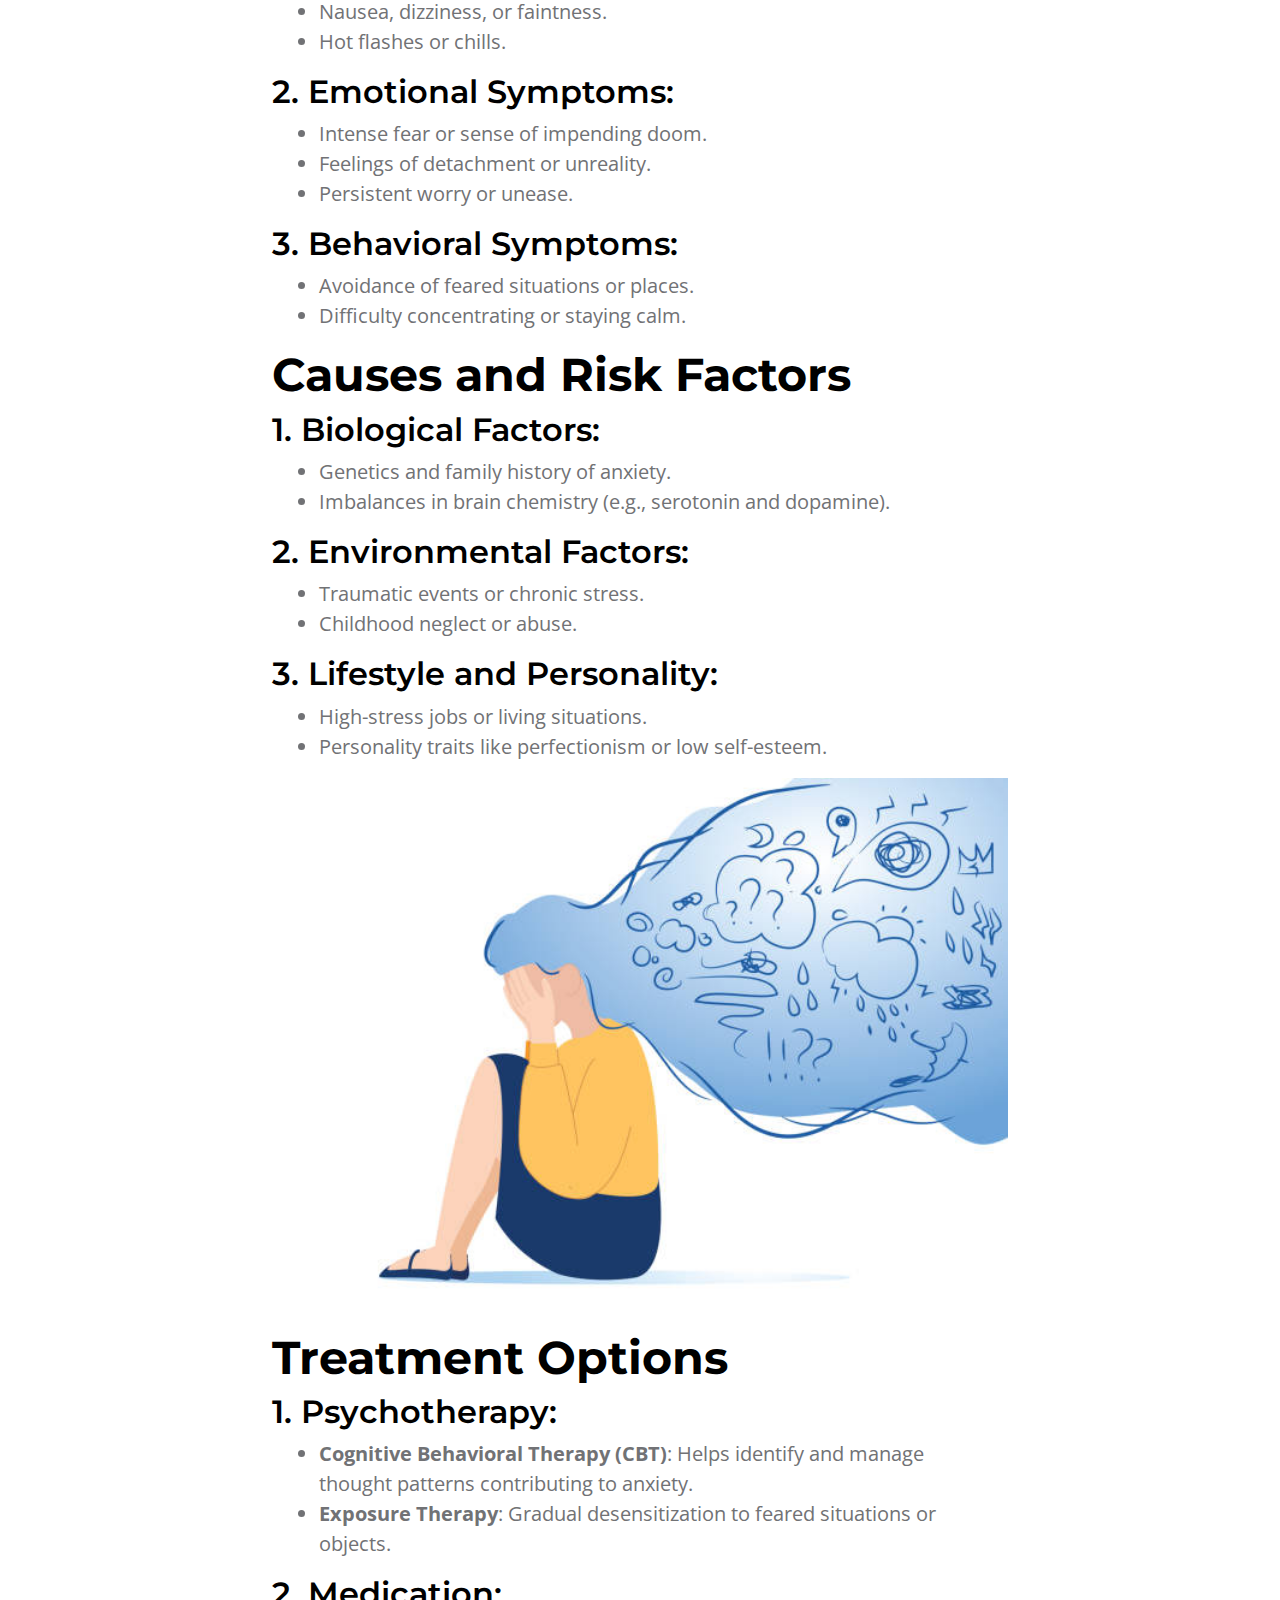
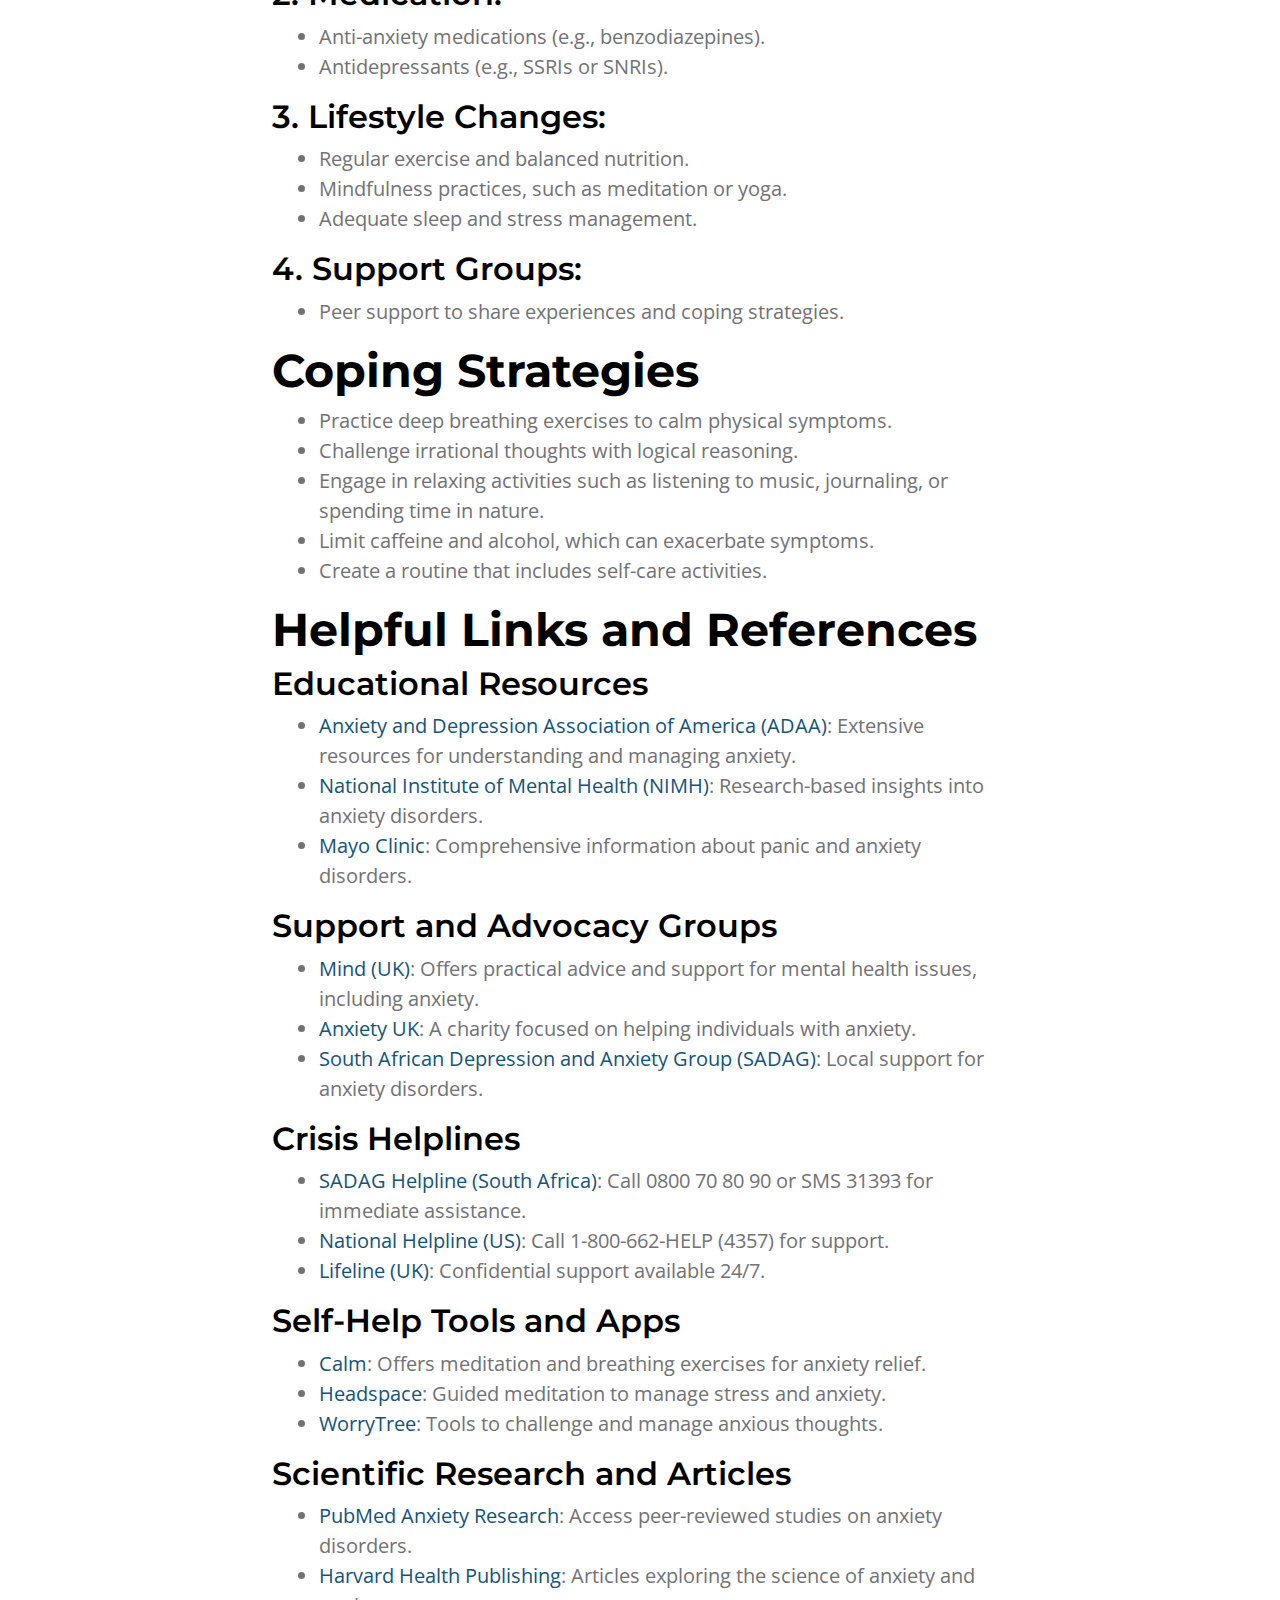
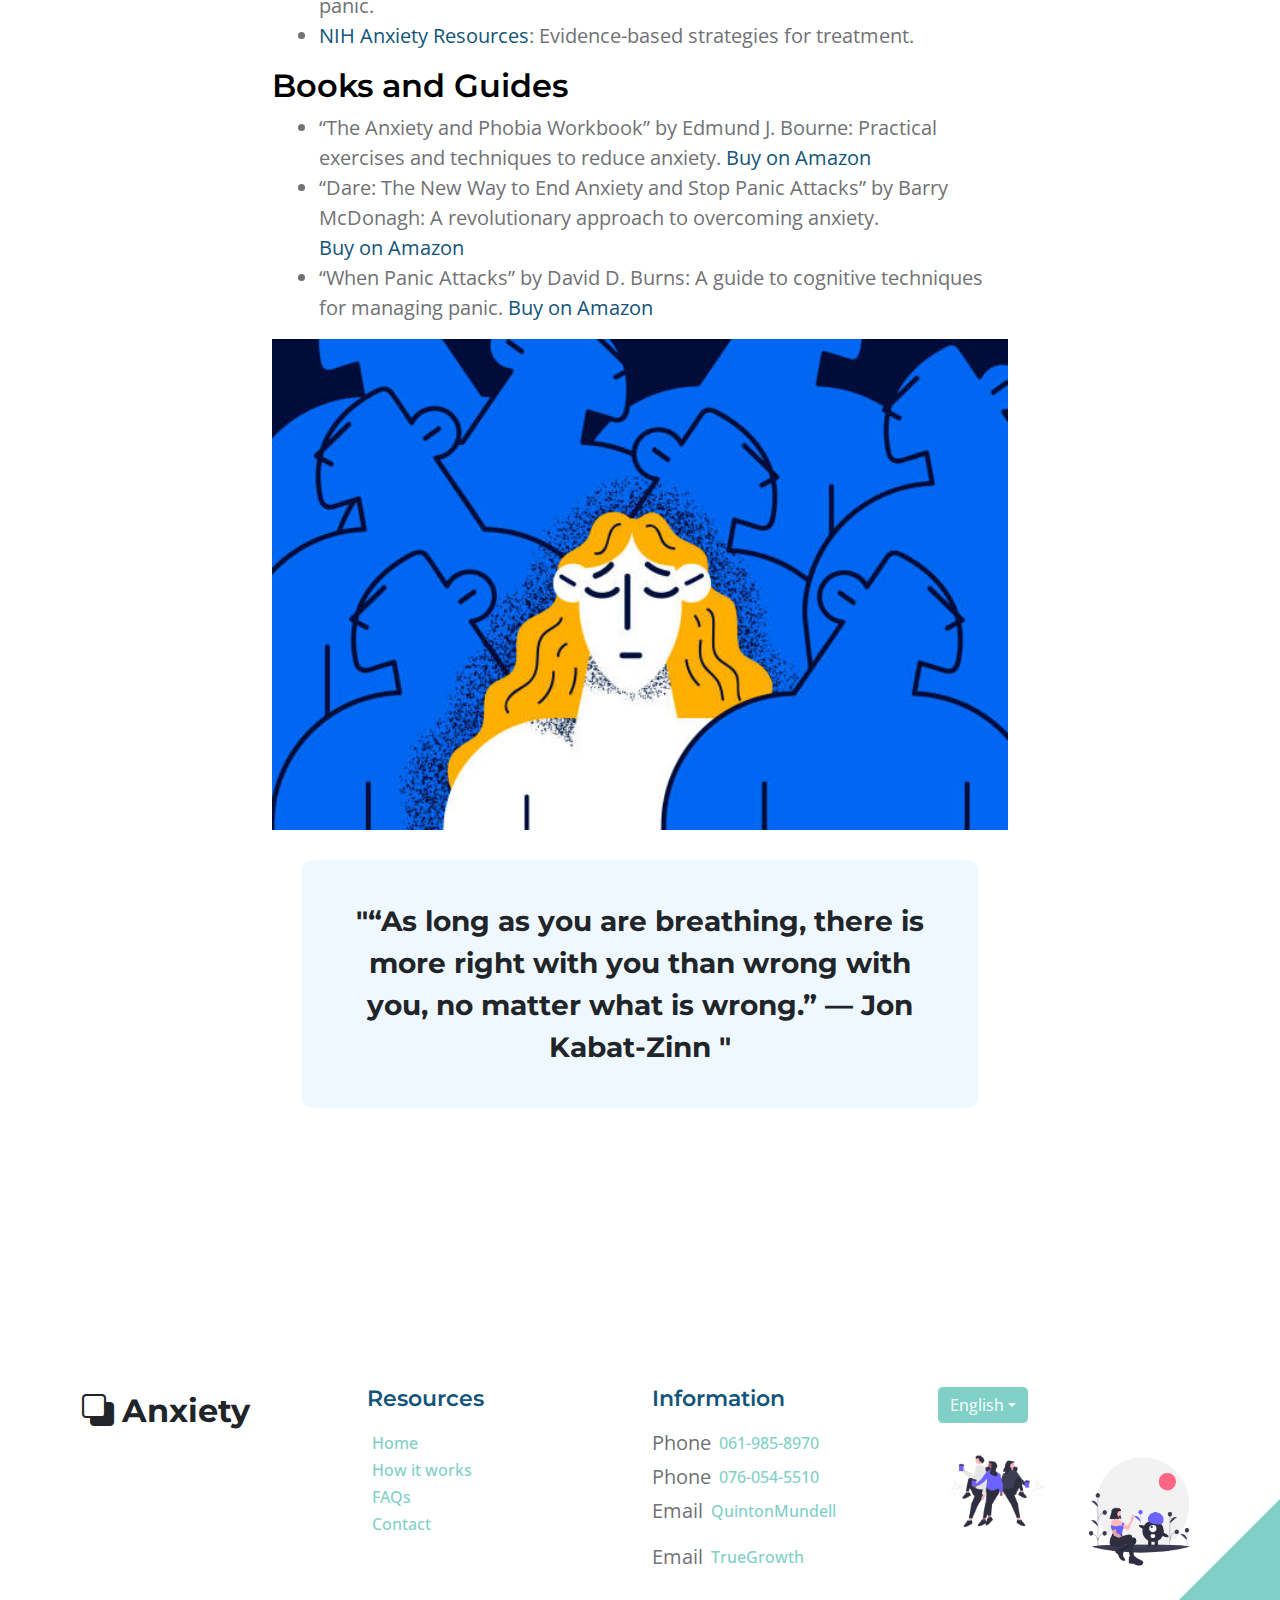
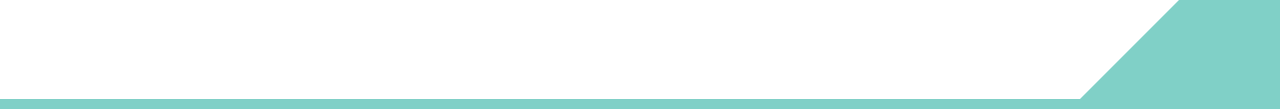
<file: anxiety.html>
<!doctype html>
<html lang="en">
    <head>
        <meta charset="utf-8">
        <meta name="viewport" content="width=device-width, initial-scale=1">

        <meta name="description" content="">
        <meta name="author" content="">

        <title>Anxiety</title>

        <!-- CSS FILES -->        
        <link rel="preconnect" href="https://fonts.googleapis.com">
        
        <link rel="preconnect" href="https://fonts.gstatic.com" crossorigin>

        <link href="https://fonts.googleapis.com/css2?family=Montserrat:wght@500;600;700&family=Open+Sans&display=swap" rel="stylesheet">
                        
        <link href="css/bootstrap.min.css" rel="stylesheet">

        <link href="css/bootstrap-icons.css" rel="stylesheet">

        <link href="css/styles.css" rel="stylesheet">
<!--



-->
    </head>
    
    <body id="top">

        <main>

            <nav class="navbar navbar-expand-lg">
                <div class="container">
                    <a class="navbar-brand" href="index.html">
                        <i class="bi-back"></i>
                        <span>Anxiety</span>
                    </a>

                    <div class="d-lg-none ms-auto me-4">
                        <a href="#top" class="navbar-icon bi-person smoothscroll"></a>
                    </div>
    
                    <button class="navbar-toggler" type="button" data-bs-toggle="collapse" data-bs-target="#navbarNav" aria-controls="navbarNav" aria-expanded="false" aria-label="Toggle navigation">
                        <span class="navbar-toggler-icon"></span>
                    </button>
    
                    <div class="collapse navbar-collapse" id="navbarNav">
                        <ul class="navbar-nav ms-lg-5 me-lg-auto">
                            <li class="nav-item">
                                <a class="nav-link click-scroll" href="index.html#section_1">Home</a>
                            </li>

                            <li class="nav-item">
                                <a class="nav-link click-scroll" href="index.html#section_2">Browse Topics</a>
                            </li>
    
                            <li class="nav-item">
                                <a class="nav-link click-scroll" href="index.html#section_3">How it works</a>
                            </li>

                            <li class="nav-item">
                                <a class="nav-link click-scroll" href="index.html#section_4">FAQs</a>
                            </li>
                            <li class="nav-item">
                                <a class="nav-link click-scroll" href="#section_5">Contact Us</a>
                            </li>
                            <li class="nav-item dropdown">
                                <a class="nav-link dropdown-toggle" href="#" id="navbarLightDropdownMenuLink" role="button" data-bs-toggle="dropdown" aria-expanded="false">Pages</a>

                                <ul class="dropdown-menu dropdown-menu-light" aria-labelledby="navbarLightDropdownMenuLink">
                                    <li><a class="dropdown-item" href="index.html#section_6">Pricing</a></li>

                                    <li><a class="dropdown-item" href="https://docs.google.com/forms/d/1Pw0m9GH0OPl3ILTzEzoxxY5FajqtlQogDo6DqcIE5go/edit">Join the Team!</a></li>
                                </ul>
                            </li>
                        </ul>

                       
                    </div>
                </div>
            </nav>
            

            <header class="site-header d-flex flex-column justify-content-center align-items-center">
                <div class="container">
                    <div class="row justify-content-center align-items-center">

                        <div class="col-lg-5 col-12 mb-5">
                            <nav aria-label="breadcrumb">
                                <ol class="breadcrumb">
                                    <li class="breadcrumb-item"><a href="index.html">Homepage</a></li>

                                    <li class="breadcrumb-item active" aria-current="page">Anxiety</li>
                                </ol>
                            </nav>

                            <h2 class="text-white">What is <br>Anxiety? </h2>

                            <div class="d-flex align-items-center mt-5">
                                <a href="#topics-detail" class="btn custom-btn custom-border-btn smoothscroll me-4">Read More</a>

                                <a href="#top" class="custom-icon bi-bookmark smoothscroll"></a>
                            </div>
                        </div>

                        <div class="col-lg-5 col-12">
                            <div class="topics-detail-block bg-white shadow-lg">
                                <img src="/images/a3.png" class="topics-detail-block-image img-fluid">
                            </div>
                        </div>

                    </div>
                </div>
            </header>


            <section class="topics-detail-section section-padding" id="topics-detail">
                <div class="container">
                    <div class="row">

                        <div class="col-lg-8 col-12 m-auto">

                            <body>

                                <h1>Panic and Anxiety Disorder</h1>
                                <p>
                                    Panic and anxiety disorders involve persistent feelings of excessive fear, worry, or apprehension that interfere with daily functioning. While anxiety is a normal response to stress, individuals with anxiety disorders experience these feelings to an intense degree, often without a clear cause. Panic disorders, specifically, are characterized by sudden and repeated episodes of overwhelming fear known as panic attacks. Effective treatments, coping mechanisms, and professional support can help individuals manage and recover from these conditions.
                                </p>
                            
                                <h2>Types of Anxiety Disorders</h2>
                                <ol>
                                    <li><strong>Generalized Anxiety Disorder (GAD)</strong>: Chronic worry about everyday activities or events, even when no threat is present.</li>
                                    <li><strong>Panic Disorder</strong>: Recurrent and unexpected panic attacks, coupled with fear of future episodes.</li>
                                    <li><strong>Social Anxiety Disorder</strong>: Intense fear of social situations, often driven by fear of judgment or embarrassment.</li>
                                    <li><strong>Specific Phobias</strong>: Extreme fear of particular objects or situations, such as heights, spiders, or flying.</li>
                                    <li><strong>Separation Anxiety Disorder</strong>: Fear of being separated from loved ones, often more common in children but can affect adults.</li>
                                </ol>
                            
                                <h2>Symptoms of Panic and Anxiety Disorders</h2>
                                <h3>1. Physical Symptoms:</h3>
                                <ul>
                                    <li>Increased heart rate or palpitations.</li>
                                    <li>Shortness of breath or chest pain.</li>
                                    <li>Sweating, trembling, or shaking.</li>
                                    <li>Nausea, dizziness, or faintness.</li>
                                    <li>Hot flashes or chills.</li>
                                </ul>
                                
                                <h3>2. Emotional Symptoms:</h3>
                                <ul>
                                    <li>Intense fear or sense of impending doom.</li>
                                    <li>Feelings of detachment or unreality.</li>
                                    <li>Persistent worry or unease.</li>
                                </ul>
                            
                                <h3>3. Behavioral Symptoms:</h3>
                                <ul>
                                    <li>Avoidance of feared situations or places.</li>
                                    <li>Difficulty concentrating or staying calm.</li>
                                </ul>
                            
                                <h2>Causes and Risk Factors</h2>
                                <h3>1. Biological Factors:</h3>
                                <ul>
                                    <li>Genetics and family history of anxiety.</li>
                                    <li>Imbalances in brain chemistry (e.g., serotonin and dopamine).</li>
                                </ul>
                                
                                <h3>2. Environmental Factors:</h3>
                                <ul>
                                    <li>Traumatic events or chronic stress.</li>
                                    <li>Childhood neglect or abuse.</li>
                                </ul>
                                
                                <h3>3. Lifestyle and Personality:</h3>
                                <ul>
                                    <li>High-stress jobs or living situations.</li>
                                    <li>Personality traits like perfectionism or low self-esteem.</li>
                                </ul>
                                <img src="images/anx2.jpg" width="100%" height="75%">
                                <h2>Treatment Options</h2>
                                <h3>1. Psychotherapy:</h3>
                                <ul>
                                    <li><strong>Cognitive Behavioral Therapy (CBT)</strong>: Helps identify and manage thought patterns contributing to anxiety.</li>
                                    <li><strong>Exposure Therapy</strong>: Gradual desensitization to feared situations or objects.</li>
                                </ul>
                                
                                <h3>2. Medication:</h3>
                                <ul>
                                    <li>Anti-anxiety medications (e.g., benzodiazepines).</li>
                                    <li>Antidepressants (e.g., SSRIs or SNRIs).</li>
                                </ul>
                                
                                <h3>3. Lifestyle Changes:</h3>
                                <ul>
                                    <li>Regular exercise and balanced nutrition.</li>
                                    <li>Mindfulness practices, such as meditation or yoga.</li>
                                    <li>Adequate sleep and stress management.</li>
                                </ul>
                                
                                <h3>4. Support Groups:</h3>
                                <ul>
                                    <li>Peer support to share experiences and coping strategies.</li>
                                </ul>
                            
                                <h2>Coping Strategies</h2>
                                <ul>
                                    <li>Practice deep breathing exercises to calm physical symptoms.</li>
                                    <li>Challenge irrational thoughts with logical reasoning.</li>
                                    <li>Engage in relaxing activities such as listening to music, journaling, or spending time in nature.</li>
                                    <li>Limit caffeine and alcohol, which can exacerbate symptoms.</li>
                                    <li>Create a routine that includes self-care activities.</li>
                                </ul>
                            
                                <h2>Helpful Links and References</h2>
                                
                                <h3>Educational Resources</h3>
                                <ul>
                                    <li><a href="https://adaa.org">Anxiety and Depression Association of America (ADAA)</a>: Extensive resources for understanding and managing anxiety.</li>
                                    <li><a href="https://nimh.nih.gov">National Institute of Mental Health (NIMH)</a>: Research-based insights into anxiety disorders.</li>
                                    <li><a href="https://www.mayoclinic.org">Mayo Clinic</a>: Comprehensive information about panic and anxiety disorders.</li>
                                </ul>
                            
                                <h3>Support and Advocacy Groups</h3>
                                <ul>
                                    <li><a href="https://www.mind.org.uk">Mind (UK)</a>: Offers practical advice and support for mental health issues, including anxiety.</li>
                                    <li><a href="https://www.anxietyuk.org.uk">Anxiety UK</a>: A charity focused on helping individuals with anxiety.</li>
                                    <li><a href="https://www.sadag.org">South African Depression and Anxiety Group (SADAG)</a>: Local support for anxiety disorders.</li>
                                </ul>
                            
                                <h3>Crisis Helplines</h3>
                                <ul>
                                    <li><a href="https://www.sadag.org">SADAG Helpline (South Africa)</a>: Call 0800 70 80 90 or SMS 31393 for immediate assistance.</li>
                                    <li><a href="https://www.samhsa.gov/find-help/national-helpline">National Helpline (US)</a>: Call 1-800-662-HELP (4357) for support.</li>
                                    <li><a href="https://www.samaritans.org">Lifeline (UK)</a>: Confidential support available 24/7.</li>
                                </ul>
                            
                                <h3>Self-Help Tools and Apps</h3>
                                <ul>
                                    <li><a href="https://www.calm.com">Calm</a>: Offers meditation and breathing exercises for anxiety relief.</li>
                                    <li><a href="https://www.headspace.com">Headspace</a>: Guided meditation to manage stress and anxiety.</li>
                                    <li><a href="https://www.worrytreeapp.com">WorryTree</a>: Tools to challenge and manage anxious thoughts.</li>
                                </ul>
                            
                                <h3>Scientific Research and Articles</h3>
                                <ul>
                                    <li><a href="https://pubmed.ncbi.nlm.nih.gov">PubMed Anxiety Research</a>: Access peer-reviewed studies on anxiety disorders.</li>
                                    <li><a href="https://www.health.harvard.edu">Harvard Health Publishing</a>: Articles exploring the science of anxiety and panic.</li>
                                    <li><a href="https://www.nih.gov">NIH Anxiety Resources</a>: Evidence-based strategies for treatment.</li>
                                </ul>
                            
                                <h3>Books and Guides</h3>
                                <ul>
                                    <li>“The Anxiety and Phobia Workbook” by Edmund J. Bourne: Practical exercises and techniques to reduce anxiety. <a href="https://www.amazon.com/Anxiety-Phobia-Workbook-Edmund-Bourne/dp/1684034833/ref=sr_1_1?crid=2FC9917UJO7VZ&dib=eyJ2IjoiMSJ9.[base64].SwnEpCV_X0p3CNsXKNXKDvAXiHs0HaRxs6DIrvG-OFk&dib_tag=se&keywords=The+Anxiety+and+Phobia+Workbook%E2%80%9D+by+Edmund+J.+Bourne%3A&qid=1735071237&sprefix=the+anxiety+and+phobia+workbook+by+edmund+j.+bourne+%2Caps%2C274&sr=8-1">Buy on Amazon</a></li>
                                    <li>“Dare: The New Way to End Anxiety and Stop Panic Attacks” by Barry McDonagh: A revolutionary approach to overcoming anxiety. <a href="v">Buy on Amazon</a></li>
                                    <li>“When Panic Attacks” by David D. Burns: A guide to cognitive techniques for managing panic. <a href="https://www.amazon.com/When-Panic-Attacks-Drug-Free-Anxiety/dp/076792083X/ref=sr_1_1?crid=1MP643ECWL50M&dib=eyJ2IjoiMSJ9.MmQjezkeCudRfWMIMZeR6Q.PmurxFjGeeMPD55e7LxoqLvINo6GWSuMPyzS81wVPb8&dib_tag=se&keywords=When+Panic+Attacks%E2%80%9D+by+David+D.+Burns%3A+A+guide+to+cognitive+techniques+for+managing+panic&qid=1735071316&sprefix=when+panic+attacks+by+david+d.+burns+a+guide+to+cognitive+techniques+for+managing+panic%2Caps%2C277&sr=8-1">Buy on Amazon</a></li>
                                </ul>
                                <img src="images/anx1.jpg" width="100%" height="75%">
                            </body>  

                            <blockquote>
                                "“As long as you are breathing, there is more right with you than wrong with you, no matter what is wrong.” ― Jon Kabat-Zinn "
                            </blockquote>

                            <div class="row my-4">
                              

                                
                            </div>
                            </div>

                    </div>
                </div>
            </section>


            
        </main>
		
        <footer class="site-footer section-padding">
            <div class="container">
                <div class="row">

                    <div class="col-lg-3 col-12 mb-4 pb-2">
                        <a class="navbar-brand mb-2" href="index.html">
                            <i class="bi-back"></i>
                            <span>Anxiety</span>
                        </a>
                    </div>

                    <div class="col-lg-3 col-md-4 col-6">
                        <h6 class="site-footer-title mb-3">Resources</h6>

                        <ul class="site-footer-links">
                            <li class="site-footer-link-item">
                                <a href="#" class="site-footer-link">Home</a>
                            </li>

                            <li class="site-footer-link-item">
                                <a href="#" class="site-footer-link">How it works</a>
                            </li>

                            <li class="site-footer-link-item">
                                <a href="#" class="site-footer-link">FAQs</a>
                            </li>

                            <li class="site-footer-link-item">
                                <a href="#" class="site-footer-link">Contact</a>
                            </li>
                        </ul>
                    </div>

                    <div class="col-lg-3 col-md-4 col-6 mb-4 mb-lg-0">
                        <h6 class="site-footer-title mb-3">Information</h6>

                        <p class="d-flex align-items-center mb-1">
                            <span class="me-2">Phone</span>

                            <a href="tel: 061-985-8970" class="site-footer-link">
                                061-985-8970
                            </a>
                        </p>
                        <p class="d-flex align-items-center mb-1">
                            <span class="me-2">Phone</span>

                            <a href="tel: 076-054-5510" class="site-footer-link">
                                076-054-5510
                            </a>
                        </p>

                        <p class="d-flex align-items-center">
                            <span class="me-2">Email</span>
                            

                            <a href="mailto:admin@quintonmundell.com" class="site-footer-link">
                                QuintonMundell
                            </a>
                        </p>
                        <p class="d-flex align-items-center">
                            <span class="me-2">Email</span>

                            <a href="mailto:truegrowthcounselling@talc.co.za" class="site-footer-link">
                                TrueGrowth
                            </a>
                        </p>
                    </div>

                    <div class="col-lg-3 col-md-4 col-12 mt-4 mt-lg-0 ms-auto">
                        <div class="dropdown">
                            <button class="btn btn-secondary dropdown-toggle" type="button" data-bs-toggle="dropdown" aria-expanded="false">
                            English</button>

                            <ul class="dropdown-menu">
                                <li><button class="dropdown-item" type="button">Afrikaans</button></li>

                            </ul>
                        </div>
                        <div class="row my-4">
                            <div class="col-lg-6 col-md-6 col-12">
                                <img src="images/undraw_coffee-with-friends_ocg2.png" class="topics-detail-block-image img-fluid">
                            </div>

                            <div class="col-lg-6 col-md-6 col-12 mt-4 mt-lg-0 mt-md-0">
                                <img src="images/undraw_different-love_58hd.png" class="topics-detail-block-image img-fluid">
                            </div>
                        </div>
                        
                        
                    </div>

                </div>
            </div>
        </footer>

        <!-- JAVASCRIPT FILES -->
        <script src="js/jquery.min.js"></script>
        <script src="js/bootstrap.bundle.min.js"></script>
        <script src="js/jquery.sticky.js"></script>
        <script src="js/custom.js"></script>

    </body>
</html>
</file>
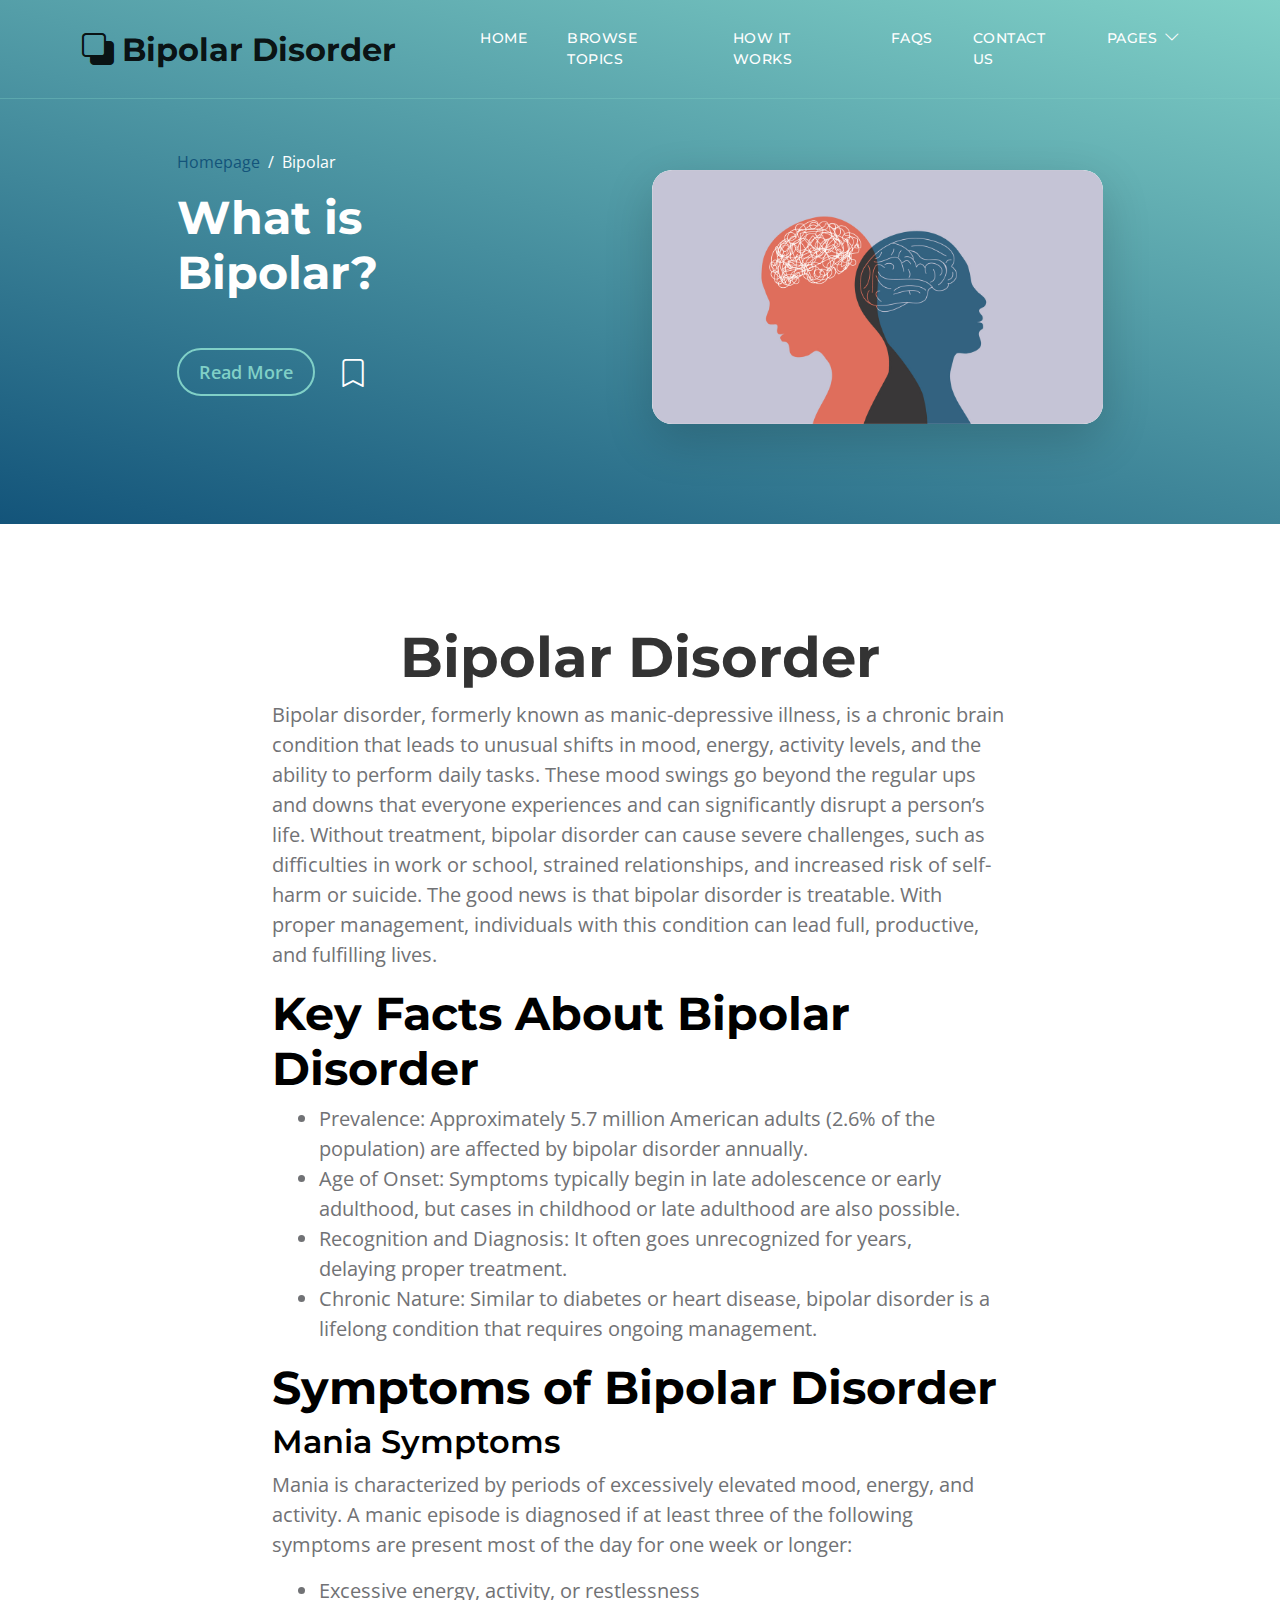
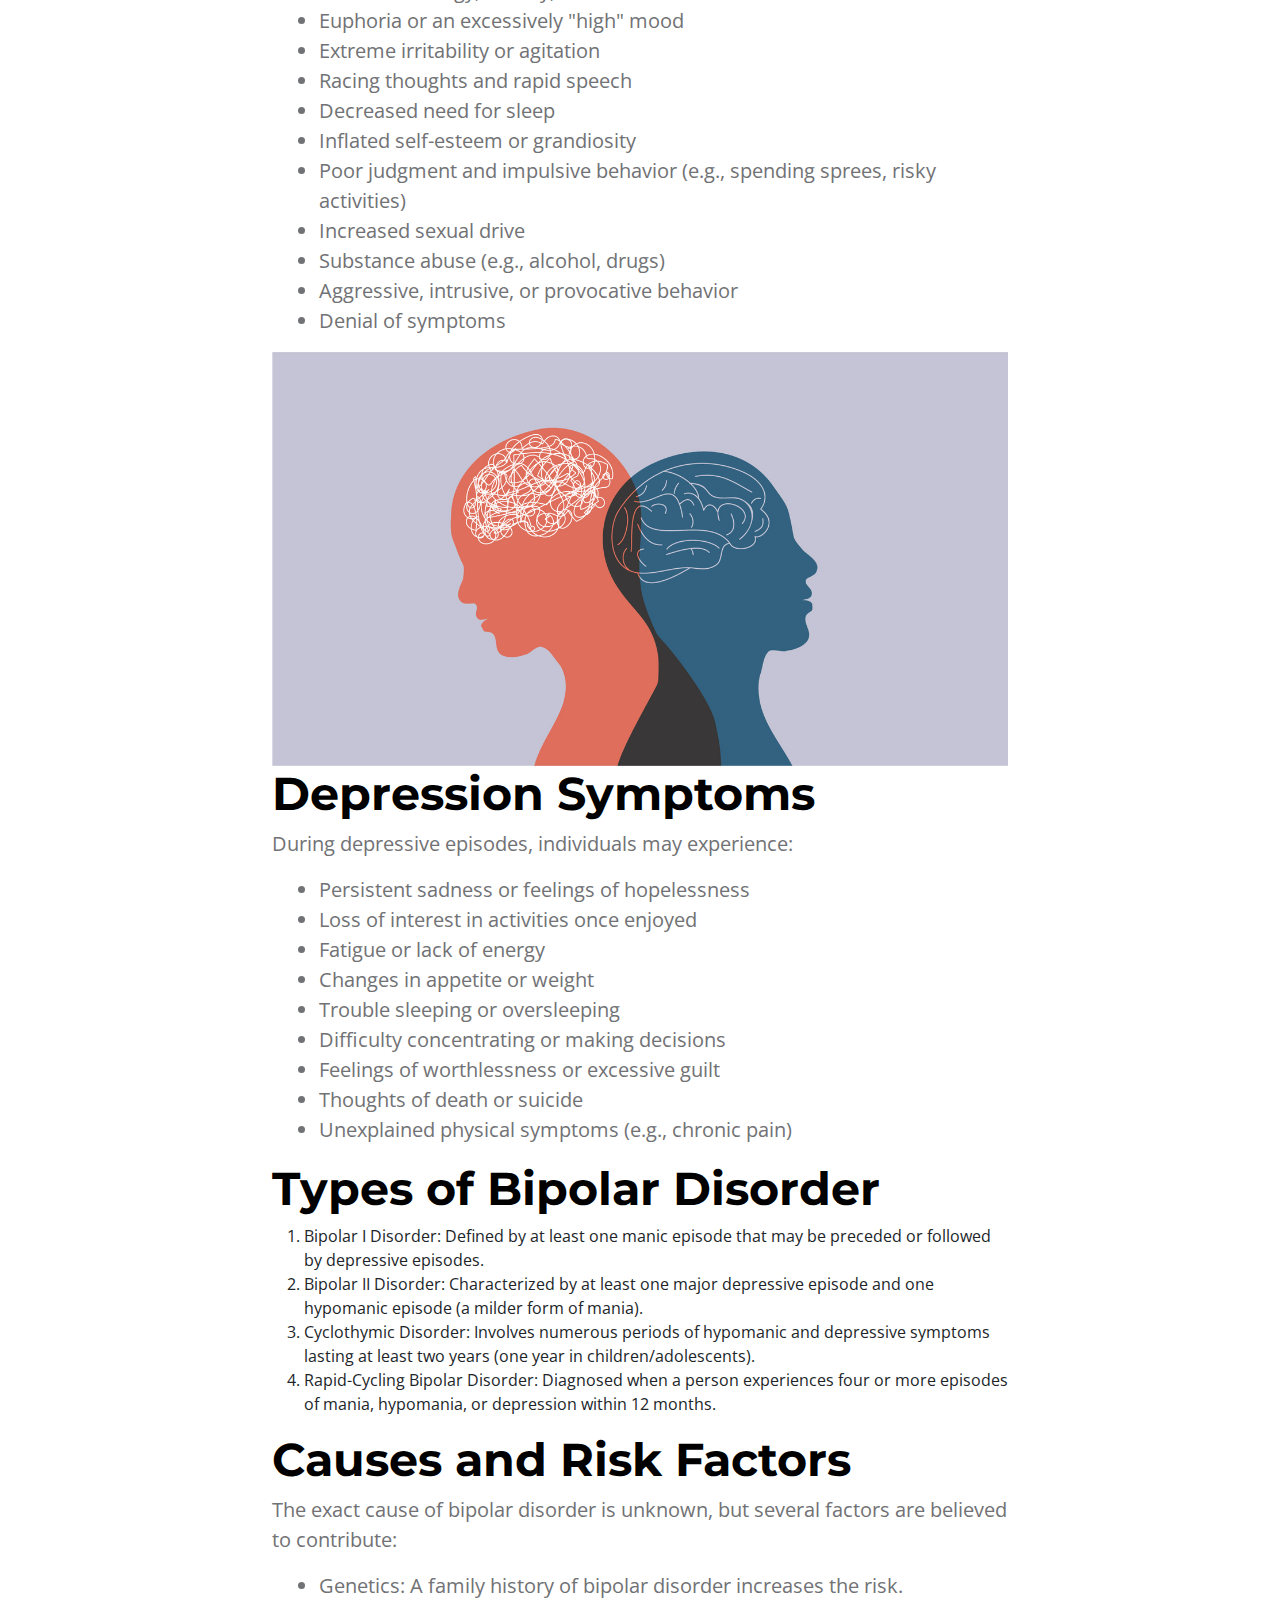
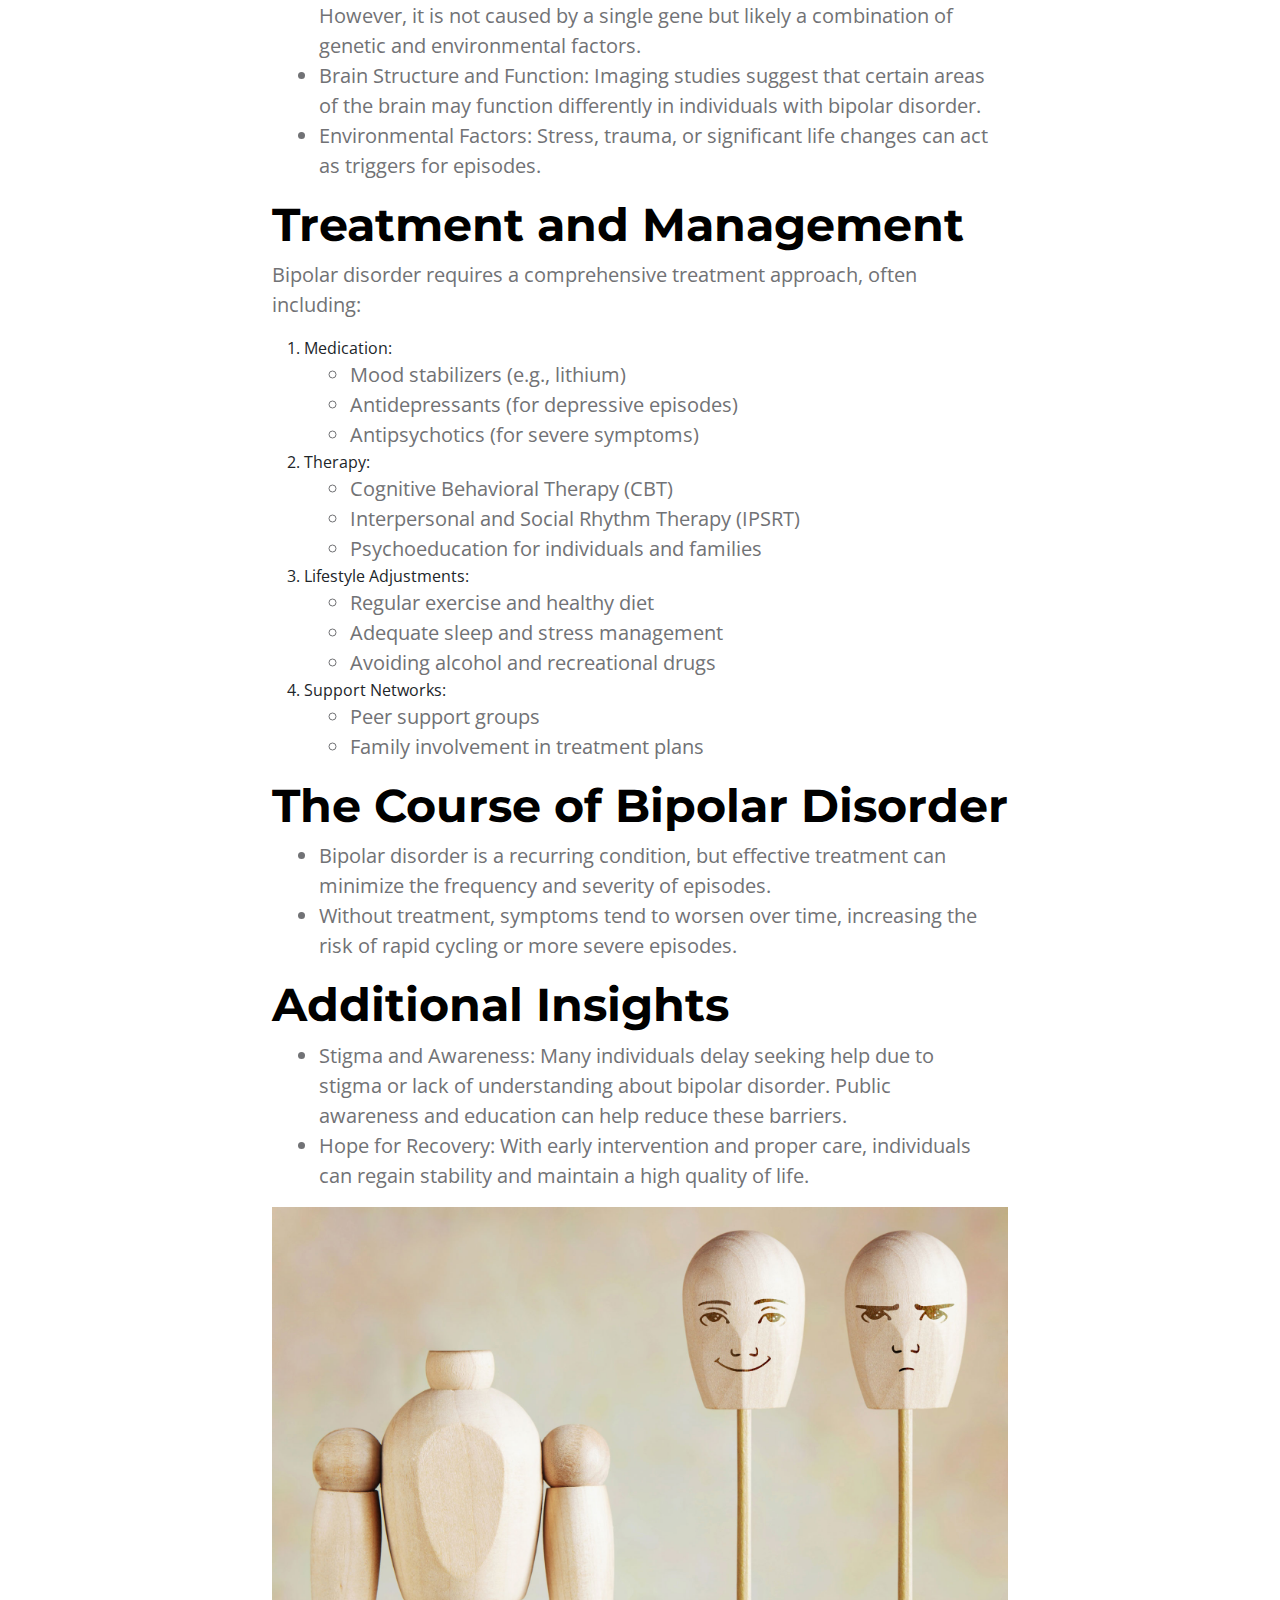
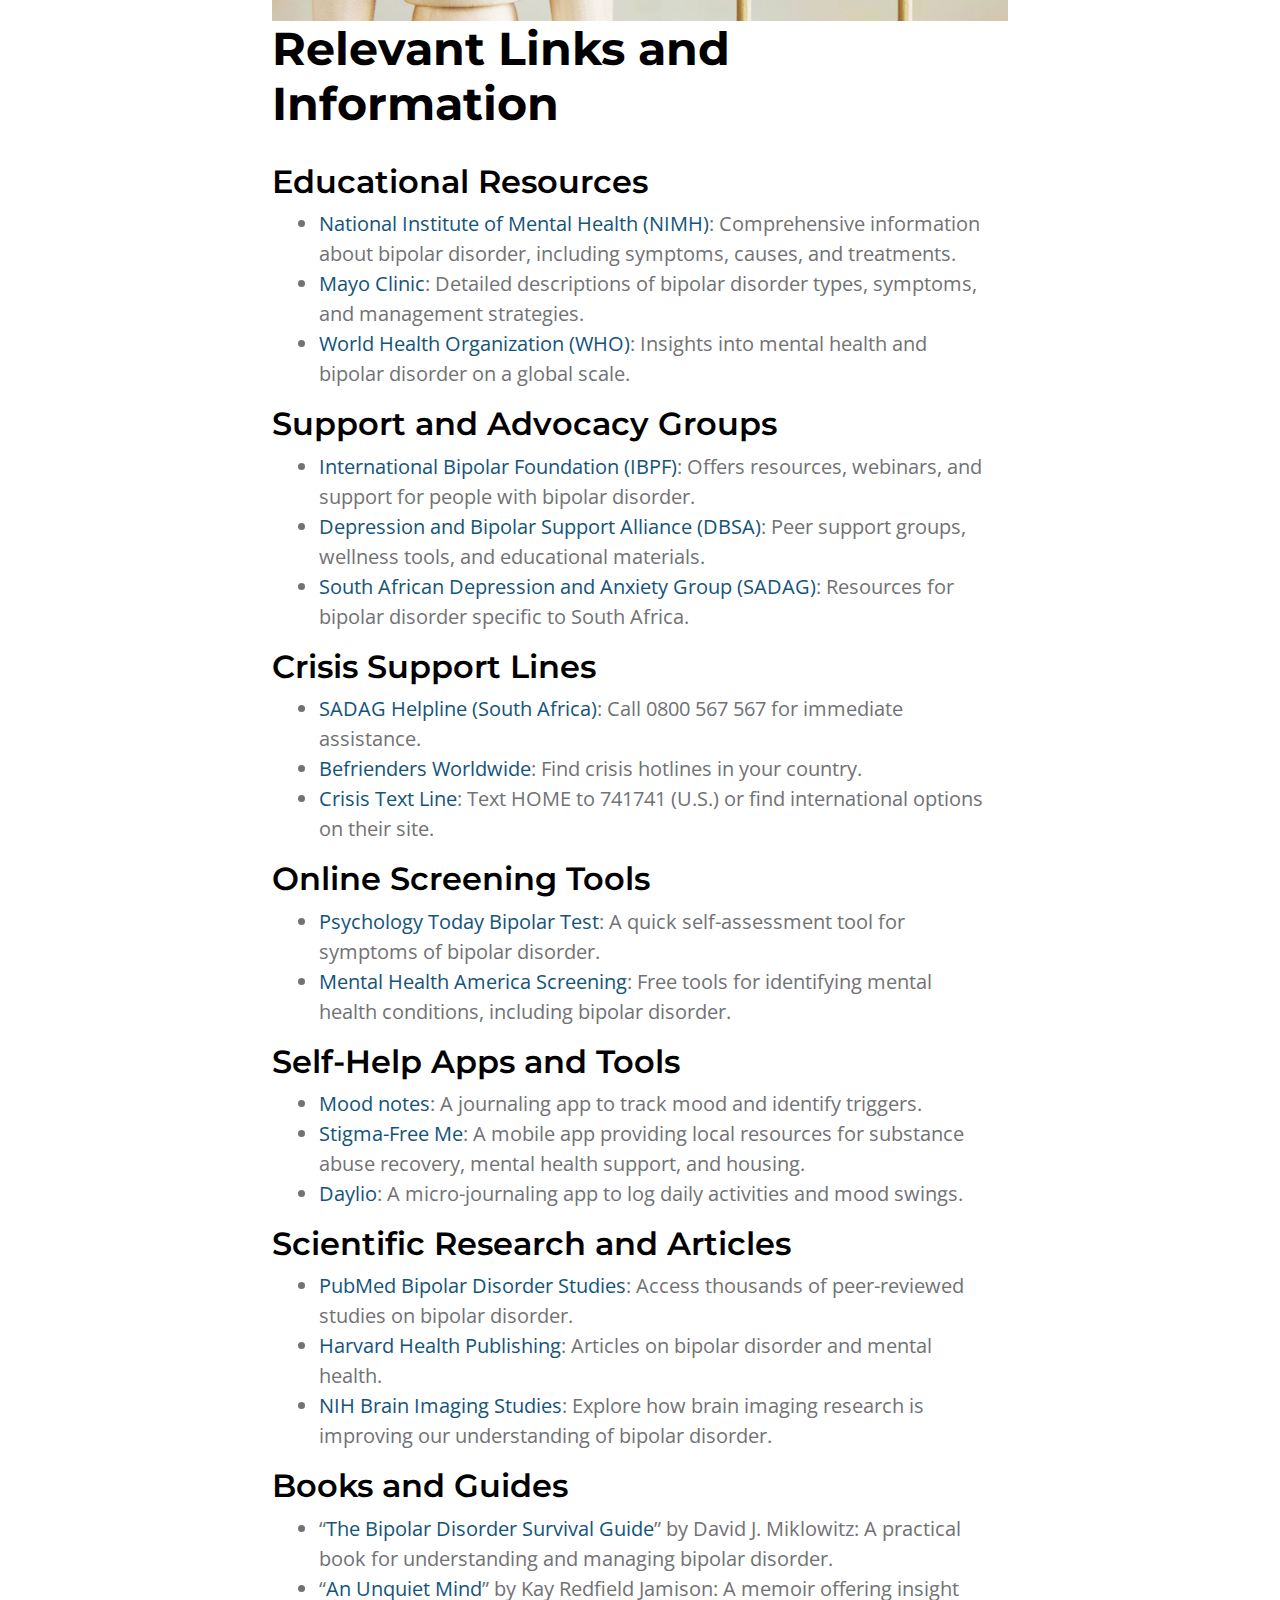
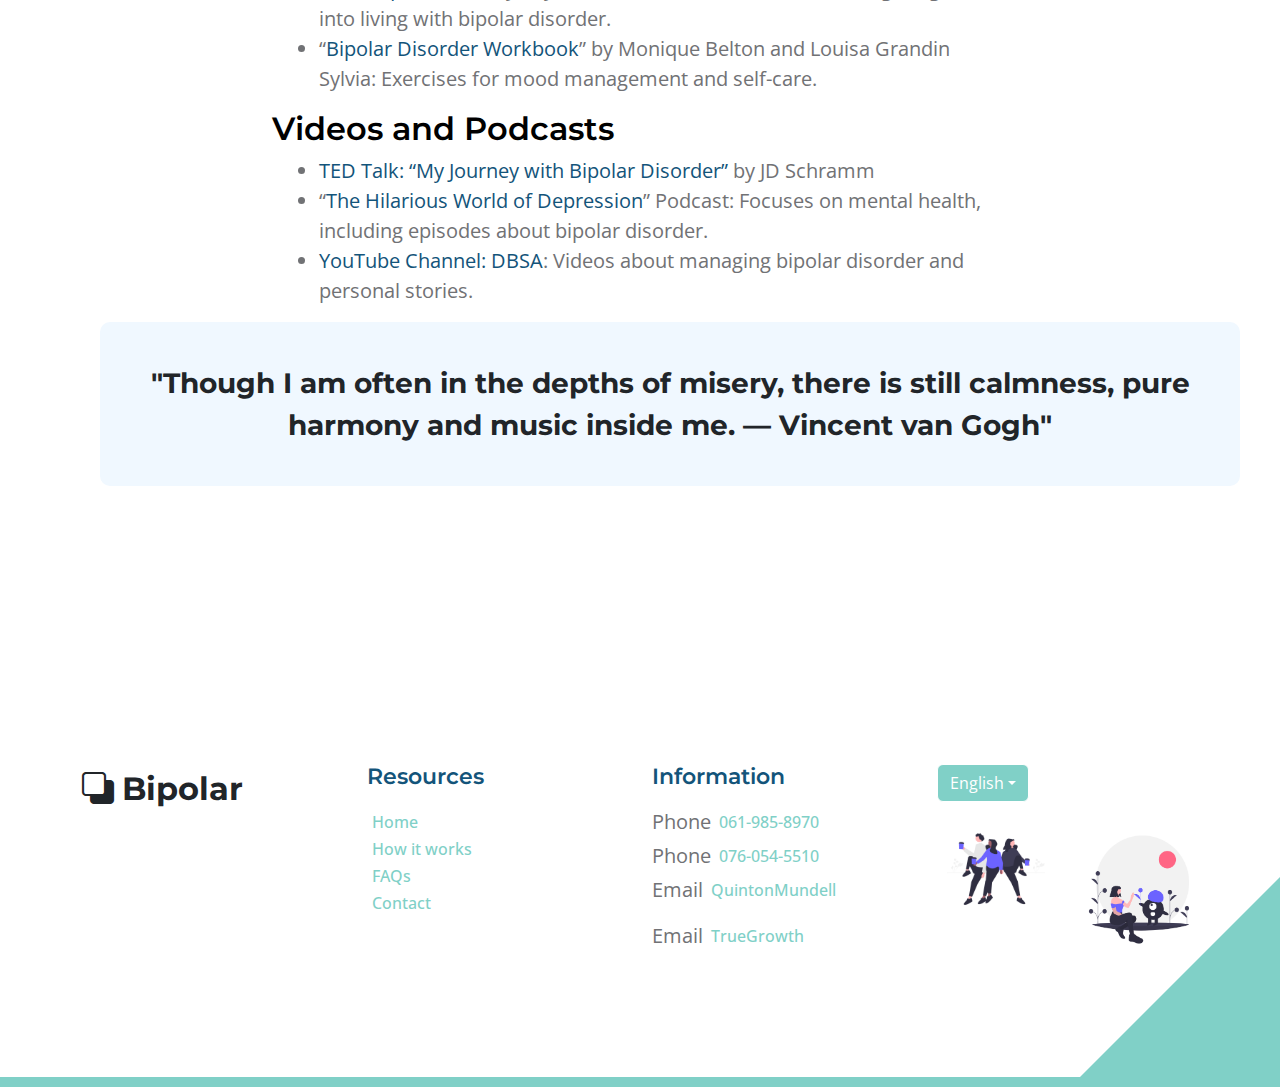
<file: bipolar.html>
<!doctype html>
<html lang="en">
    <head>
        <meta charset="utf-8">
        <meta name="viewport" content="width=device-width, initial-scale=1">

        <meta name="description" content="">
        <meta name="author" content="">

        <title>Bipolar</title>

        <!-- CSS FILES -->        
        <link rel="preconnect" href="https://fonts.googleapis.com">
        
        <link rel="preconnect" href="https://fonts.gstatic.com" crossorigin>

        <link href="https://fonts.googleapis.com/css2?family=Montserrat:wght@500;600;700&family=Open+Sans&display=swap" rel="stylesheet">
                        
        <link href="css/bootstrap.min.css" rel="stylesheet">

        <link href="css/bootstrap-icons.css" rel="stylesheet">

        <link href="css/styles.css" rel="stylesheet">
<!--



-->
    </head>
    
    <body id="top">

        <main>

            <nav class="navbar navbar-expand-lg">
                <div class="container">
                    <a class="navbar-brand" href="index.html">
                        <i class="bi-back"></i>
                        <span>Bipolar Disorder</span>
                    </a>

                    <div class="d-lg-none ms-auto me-4">
                        <a href="#top" class="navbar-icon bi-person smoothscroll"></a>
                    </div>
    
                    <button class="navbar-toggler" type="button" data-bs-toggle="collapse" data-bs-target="#navbarNav" aria-controls="navbarNav" aria-expanded="false" aria-label="Toggle navigation">
                        <span class="navbar-toggler-icon"></span>
                    </button>
    
                    <div class="collapse navbar-collapse" id="navbarNav">
                        <ul class="navbar-nav ms-lg-5 me-lg-auto">
                            <li class="nav-item">
                                <a class="nav-link click-scroll" href="index.html#section_1">Home</a>
                            </li>

                            <li class="nav-item">
                                <a class="nav-link click-scroll" href="index.html#section_2">Browse Topics</a>
                            </li>
    
                            <li class="nav-item">
                                <a class="nav-link click-scroll" href="index.html#section_3">How it works</a>
                            </li>

                            <li class="nav-item">
                                <a class="nav-link click-scroll" href="index.html#section_4">FAQs</a>
                            </li>
                            <li class="nav-item">
                                <a class="nav-link click-scroll" href="#section_5">Contact Us</a>
                            </li>
                            <li class="nav-item dropdown">
                                <a class="nav-link dropdown-toggle" href="#" id="navbarLightDropdownMenuLink" role="button" data-bs-toggle="dropdown" aria-expanded="false">Pages</a>

                                <ul class="dropdown-menu dropdown-menu-light" aria-labelledby="navbarLightDropdownMenuLink">
                                    <li><a class="dropdown-item" href="index.html#section_6">Pricing</a></li>

                                    <li><a class="dropdown-item" href="https://docs.google.com/forms/d/1Pw0m9GH0OPl3ILTzEzoxxY5FajqtlQogDo6DqcIE5go/edit">Join the Team!</a></li>
                                </ul>
                            </li>
                        </ul>
                            

                       
                    </div>
                </div>
            </nav>
            

            <header class="site-header d-flex flex-column justify-content-center align-items-center">
                <div class="container">
                    <div class="row justify-content-center align-items-center">

                        <div class="col-lg-5 col-12 mb-5">
                            <nav aria-label="breadcrumb">
                                <ol class="breadcrumb">
                                    <li class="breadcrumb-item"><a href="index.html">Homepage</a></li>

                                    <li class="breadcrumb-item active" aria-current="page">Bipolar</li>
                                </ol>
                            </nav>

                            <h2 class="text-white">What is <br>Bipolar? </h2>

                            <div class="d-flex align-items-center mt-5">
                                <a href="#topics-detail" class="btn custom-btn custom-border-btn smoothscroll me-4">Read More</a>

                                <a href="#top" class="custom-icon bi-bookmark smoothscroll"></a>
                            </div>
                        </div>

                        <div class="col-lg-5 col-12">
                            <div class="topics-detail-block bg-white shadow-lg">
                                <img src="/images/bip1.jpg" class="topics-detail-block-image img-fluid">
                            </div>
                        </div>

                    </div>
                </div>
            </header>
            

            <section class="topics-detail-section section-padding" id="topics-detail">
                <div class="container">
                    <div class="row">

                        <div class="col-lg-8 col-12 m-auto">
                            <h1>Bipolar Disorder</h1>
                            <p>Bipolar disorder, formerly known as manic-depressive illness, is a chronic brain condition that leads to unusual shifts in mood, energy, activity levels, and the ability to perform daily tasks. These mood swings go beyond the regular ups and downs that everyone experiences and can significantly disrupt a person’s life. Without treatment, bipolar disorder can cause severe challenges, such as difficulties in work or school, strained relationships, and increased risk of self-harm or suicide. The good news is that bipolar disorder is treatable. With proper management, individuals with this condition can lead full, productive, and fulfilling lives.</p>
            
                            <h2>Key Facts About Bipolar Disorder</h2>
                            <ul>
                                <li>Prevalence: Approximately 5.7 million American adults (2.6% of the population) are affected by bipolar disorder annually.</li>
                                <li>Age of Onset: Symptoms typically begin in late adolescence or early adulthood, but cases in childhood or late adulthood are also possible.</li>
                                <li>Recognition and Diagnosis: It often goes unrecognized for years, delaying proper treatment.</li>
                                <li>Chronic Nature: Similar to diabetes or heart disease, bipolar disorder is a lifelong condition that requires ongoing management.</li>
                            </ul>
            
                            <h2>Symptoms of Bipolar Disorder</h2>
                            <h3>Mania Symptoms</h3>
                            <p>Mania is characterized by periods of excessively elevated mood, energy, and activity. A manic episode is diagnosed if at least three of the following symptoms are present most of the day for one week or longer:</p>
                            <ul>
                                <li>Excessive energy, activity, or restlessness</li>
                                <li>Euphoria or an excessively "high" mood</li>
                                <li>Extreme irritability or agitation</li>
                                <li>Racing thoughts and rapid speech</li>
                                <li>Decreased need for sleep</li>
                                <li>Inflated self-esteem or grandiosity</li>
                                <li>Poor judgment and impulsive behavior (e.g., spending sprees, risky activities)</li>
                                <li>Increased sexual drive</li>
                                <li>Substance abuse (e.g., alcohol, drugs)</li>
                                <li>Aggressive, intrusive, or provocative behavior</li>
                                <li>Denial of symptoms</li>
                            </ul>
                            <img src="images/bip1.jpg" width="100%" height="75%">
                            <h2>Depression Symptoms</h2>
                            <p>During depressive episodes, individuals may experience:</p>
                            <ul>
                                <li>Persistent sadness or feelings of hopelessness</li>
                                <li>Loss of interest in activities once enjoyed</li>
                                <li>Fatigue or lack of energy</li>
                                <li>Changes in appetite or weight</li>
                                <li>Trouble sleeping or oversleeping</li>
                                <li>Difficulty concentrating or making decisions</li>
                                <li>Feelings of worthlessness or excessive guilt</li>
                                <li>Thoughts of death or suicide</li>
                                <li>Unexplained physical symptoms (e.g., chronic pain)</li>
                            </ul>
            
                            <h2>Types of Bipolar Disorder</h2>
                            <ol>
                                <li>Bipolar I Disorder: Defined by at least one manic episode that may be preceded or followed by depressive episodes.</li>
                                <li>Bipolar II Disorder: Characterized by at least one major depressive episode and one hypomanic episode (a milder form of mania).</li>
                                <li>Cyclothymic Disorder: Involves numerous periods of hypomanic and depressive symptoms lasting at least two years (one year in children/adolescents).</li>
                                <li>Rapid-Cycling Bipolar Disorder: Diagnosed when a person experiences four or more episodes of mania, hypomania, or depression within 12 months.</li>
                            </ol>
            
                            <h2>Causes and Risk Factors</h2>
                            <p>The exact cause of bipolar disorder is unknown, but several factors are believed to contribute:</p>
                            <ul>
                                <li>Genetics: A family history of bipolar disorder increases the risk. However, it is not caused by a single gene but likely a combination of genetic and environmental factors.</li>
                                <li>Brain Structure and Function: Imaging studies suggest that certain areas of the brain may function differently in individuals with bipolar disorder.</li>
                                <li>Environmental Factors: Stress, trauma, or significant life changes can act as triggers for episodes.</li>
                            </ul>
                            
                            <h2>Treatment and Management</h2>
                            <p>Bipolar disorder requires a comprehensive treatment approach, often including:</p>
                            <ol>
                                <li>Medication:
                                    <ul>
                                        <li>Mood stabilizers (e.g., lithium)</li>
                                        <li>Antidepressants (for depressive episodes)</li>
                                        <li>Antipsychotics (for severe symptoms)</li>
                                    </ul>
                                </li>
                                <li>Therapy:
                                    <ul>
                                        <li>Cognitive Behavioral Therapy (CBT)</li>
                                        <li>Interpersonal and Social Rhythm Therapy (IPSRT)</li>
                                        <li>Psychoeducation for individuals and families</li>
                                    </ul>
                                </li>
                                <li>Lifestyle Adjustments:
                                    <ul>
                                        <li>Regular exercise and healthy diet</li>
                                        <li>Adequate sleep and stress management</li>
                                        <li>Avoiding alcohol and recreational drugs</li>
                                    </ul>
                                </li>
                                <li>Support Networks:
                                    <ul>
                                        <li>Peer support groups</li>
                                        <li>Family involvement in treatment plans</li>
                                    </ul>
                                </li>
                            </ol>
            
                            <h2>The Course of Bipolar Disorder</h2>
                            <ul>
                                <li>Bipolar disorder is a recurring condition, but effective treatment can minimize the frequency and severity of episodes.</li>
                                <li>Without treatment, symptoms tend to worsen over time, increasing the risk of rapid cycling or more severe episodes.</li>
                            </ul>
            
                            <h2>Additional Insights</h2>
                            <ul>
                                <li>Stigma and Awareness: Many individuals delay seeking help due to stigma or lack of understanding about bipolar disorder. Public awareness and education can help reduce these barriers.</li>
                                <li>Hope for Recovery: With early intervention and proper care, individuals can regain stability and maintain a high quality of life.</li>
                            </ul>
                            <img src="images/bip2.jpg" width="100%" height="75%">
                            <h2>Relevant Links and Information</h2>
                            <br>
                            <h3>Educational Resources</h3>
                            <ul>
                                <li><a href="https://www.nimh.nih.gov/health/statistics/bipolar-disorder" target="_blank">National Institute of Mental Health (NIMH)</a>: Comprehensive information about bipolar disorder, including symptoms, causes, and treatments.</li>
                                <li><a href="https://www.mayoclinic.org/diseases-conditions/bipolar-disorder/symptoms-causes/syc-20354682" target="_blank">Mayo Clinic</a>: Detailed descriptions of bipolar disorder types, symptoms, and management strategies.</li>
                                <li><a href="https://www.who.int/health-topics/mental-health#tab=tab_1" target="_blank">World Health Organization (WHO)</a>: Insights into mental health and bipolar disorder on a global scale.</li>
                            </ul>
            
                            <h3>Support and Advocacy Groups</h3>
                            <ul>
                                <li><a href="https://ibpf.org/" target="_blank">International Bipolar Foundation (IBPF)</a>: Offers resources, webinars, and support for people with bipolar disorder.</li>
                                <li><a href="https://www.dbsalliance.org/" target="_blank">Depression and Bipolar Support Alliance (DBSA)</a>: Peer support groups, wellness tools, and educational materials.</li>
                                <li><a href="https://www.sadag.org/" target="_blank">South African Depression and Anxiety Group (SADAG)</a>: Resources for bipolar disorder specific to South Africa.</li>
                            </ul>
            
                            <h3>Crisis Support Lines</h3>
                            <ul>
                                <li><a href="https://www.sadag.org/index.php?option=com_content&view=article&id=118&Itemid=202" target="_blank">SADAG Helpline (South Africa)</a>: Call 0800 567 567 for immediate assistance.</li>
                                <li><a href="https://www.befrienders.org/" target="_blank">Befrienders Worldwide</a>: Find crisis hotlines in your country.</li>
                                <li><a href="https://www.crisistextline.org/" target="_blank">Crisis Text Line</a>: Text HOME to 741741 (U.S.) or find international options on their site.</li>
                            </ul>
            
                            <h3>Online Screening Tools</h3>
                            <ul>
                                <li><a href="https://www.psychologytoday.com/us/tests/health/bipolar-depression-test" target="_blank">Psychology Today Bipolar Test</a>: A quick self-assessment tool for symptoms of bipolar disorder.</li>
                                <li><a href="https://screening.mhanational.org/screening-tools/bipolar" target="_blank">Mental Health America Screening</a>: Free tools for identifying mental health conditions, including bipolar disorder.</li>
                            </ul>
            
                            <h3>Self-Help Apps and Tools</h3>
                            <ul>
                                <li><a href="https://apps.apple.com/us/app/moodnotes-mood-tracker/id1019230398" target="_blank">Mood notes</a>: A journaling app to track mood and identify triggers.</li>
                                <li><a href="https://play.google.com/store/apps/details?id=com.mobiserv.moodnotes" target="_blank">Stigma-Free Me</a>: A mobile app providing local resources for substance abuse recovery, mental health support, and housing.</li>
                                <li><a href="https://play.google.com/store/apps/details?id=me.walkerc.woodhhs" target="_blank">Daylio</a>: A micro-journaling app to log daily activities and mood swings.</li>
                            </ul>
            
                            <h3>Scientific Research and Articles</h3>
                            <ul>
                                <li><a href="https://pubmed.ncbi.nlm.nih.gov/" target="_blank">PubMed Bipolar Disorder Studies</a>: Access thousands of peer-reviewed studies on bipolar disorder.</li>
                                <li><a href="https://www.health.harvard.edu/" target="_blank">Harvard Health Publishing</a>: Articles on bipolar disorder and mental health.</li>
                                <li><a href="https://www.nichd.nih.gov/health/topics/bipolar/conditioninfo/research" target="_blank">NIH Brain Imaging Studies</a>: Explore how brain imaging research is improving our understanding of bipolar disorder.</li>
                            </ul>
            
                            <h3>Books and Guides</h3>
                            <ul>
                                <li>“<a href="https://www.amazon.com/Bipolar-Disorder-S urvival-Guide-Understanding/dp/1462521131" target="_blank">The Bipolar Disorder Survival Guide</a>” by David J. Miklowitz: A practical book for understanding and managing bipolar disorder.</li>
                                <li>“<a href="https://www.amazon.com/Unquiet-Mind-Random-House/dp/1400077728" target="_blank">An Unquiet Mind</a>” by Kay Redfield Jamison: A memoir offering insight into living with bipolar disorder.</li>
                                <li>“<a href="https://www.amazon.com/Bipolar-Disorder-Workbook-Management-Self-Care/dp/1684030201" target="_blank">Bipolar Disorder Workbook</a>” by Monique Belton and Louisa Grandin Sylvia: Exercises for mood management and self-care.</li>
                            </ul>
            
                            <h3>Videos and Podcasts</h3>
                            <ul>
                                <li><a href="https://www.ted.com/talks/jd_schramm_my_journey_with_bipolar_disorder" target="_blank">TED Talk: “My Journey with Bipolar Disorder”</a> by JD Schramm</li>
                                <li>“<a href="https://www.hilariousworld.org/" target="_blank">The Hilarious World of Depression</a>” Podcast: Focuses on mental health, including episodes about bipolar disorder.</li>
                                <li><a href="https://www.youtube.com/user/DBSAlliance" target="_blank">YouTube Channel: DBSA</a>: Videos about managing bipolar disorder and personal stories.</li>
                            </ul>
                        </div>
                    

                            <blockquote>
                                "Though I am often in the depths of misery, there is still calmness, pure harmony and music inside me.
                                ― Vincent van Gogh"
                            </blockquote>

                            <div class="row my-4">
                              

                                
                            </div>
                            </div>

                    </div>
                </div>
            </section>


            
        </main>
		
        <footer class="site-footer section-padding">
            <div class="container">
                <div class="row">

                    <div class="col-lg-3 col-12 mb-4 pb-2">
                        <a class="navbar-brand mb-2" href="index.html">
                            <i class="bi-back"></i>
                            <span>Bipolar</span>
                        </a>
                    </div>

                    <div class="col-lg-3 col-md-4 col-6">
                        <h6 class="site-footer-title mb-3">Resources</h6>

                        <ul class="site-footer-links">
                            <li class="site-footer-link-item">
                                <a href="#" class="site-footer-link">Home</a>
                            </li>

                            <li class="site-footer-link-item">
                                <a href="#" class="site-footer-link">How it works</a>
                            </li>

                            <li class="site-footer-link-item">
                                <a href="#" class="site-footer-link">FAQs</a>
                            </li>

                            <li class="site-footer-link-item">
                                <a href="#" class="site-footer-link">Contact</a>
                            </li>
                        </ul>
                    </div>

                    <div class="col-lg-3 col-md-4 col-6 mb-4 mb-lg-0">
                        <h6 class="site-footer-title mb-3">Information</h6>

                        <p class="d-flex align-items-center mb-1">
                            <span class="me-2">Phone</span>

                            <a href="tel: 061-985-8970" class="site-footer-link">
                                061-985-8970
                            </a>
                        </p>
                        <p class="d-flex align-items-center mb-1">
                            <span class="me-2">Phone</span>

                            <a href="tel: 076-054-5510" class="site-footer-link">
                                076-054-5510
                            </a>
                        </p>

                        <p class="d-flex align-items-center">
                            <span class="me-2">Email</span>
                            

                            <a href="mailto:admin@quintonmundell.com" class="site-footer-link">
                                QuintonMundell
                            </a>
                        </p>
                        <p class="d-flex align-items-center">
                            <span class="me-2">Email</span>

                            <a href="mailto:truegrowthcounselling@talc.co.za" class="site-footer-link">
                                TrueGrowth
                            </a>
                        </p>
                    </div>

                    <div class="col-lg-3 col-md-4 col-12 mt-4 mt-lg-0 ms-auto">
                        <div class="dropdown">
                            <button class="btn btn-secondary dropdown-toggle" type="button" data-bs-toggle="dropdown" aria-expanded="false">
                            English</button>

                            <ul class="dropdown-menu">
                                <li><button class="dropdown-item" type="button">Afrikaans</button></li>

                            </ul>
                        </div>
                        <div class="row my-4">
                            <div class="col-lg-6 col-md-6 col-12">
                                <img src="images/undraw_coffee-with-friends_ocg2.png" class="topics-detail-block-image img-fluid">
                            </div>

                            <div class="col-lg-6 col-md-6 col-12 mt-4 mt-lg-0 mt-md-0">
                                <img src="images/undraw_different-love_58hd.png" class="topics-detail-block-image img-fluid">
                            </div>
                        </div>
                        
                        
                    </div>

                </div>
            </div>
        </footer>

        <!-- JAVASCRIPT FILES -->
        <script src="js/jquery.min.js"></script>
        <script src="js/bootstrap.bundle.min.js"></script>
        <script src="js/jquery.sticky.js"></script>
        <script src="js/custom.js"></script>

    </body>
</html>
</file>
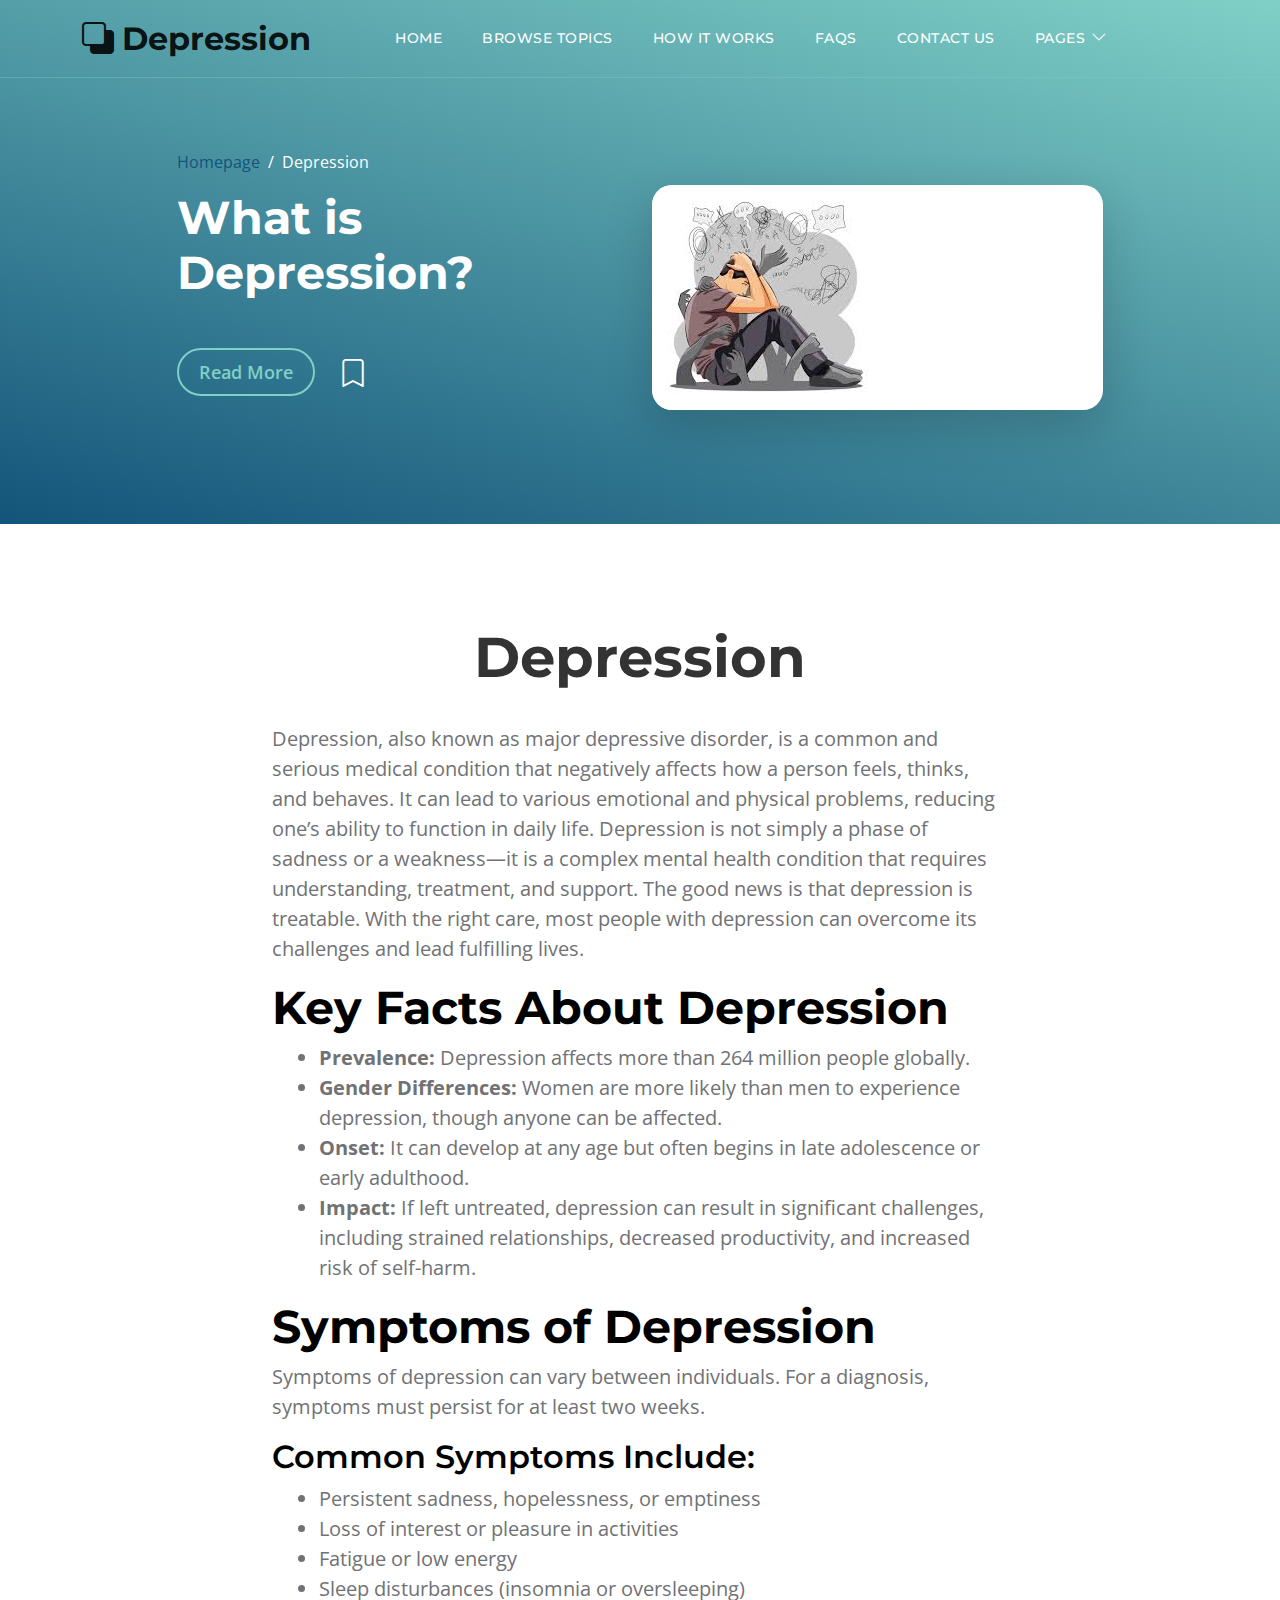
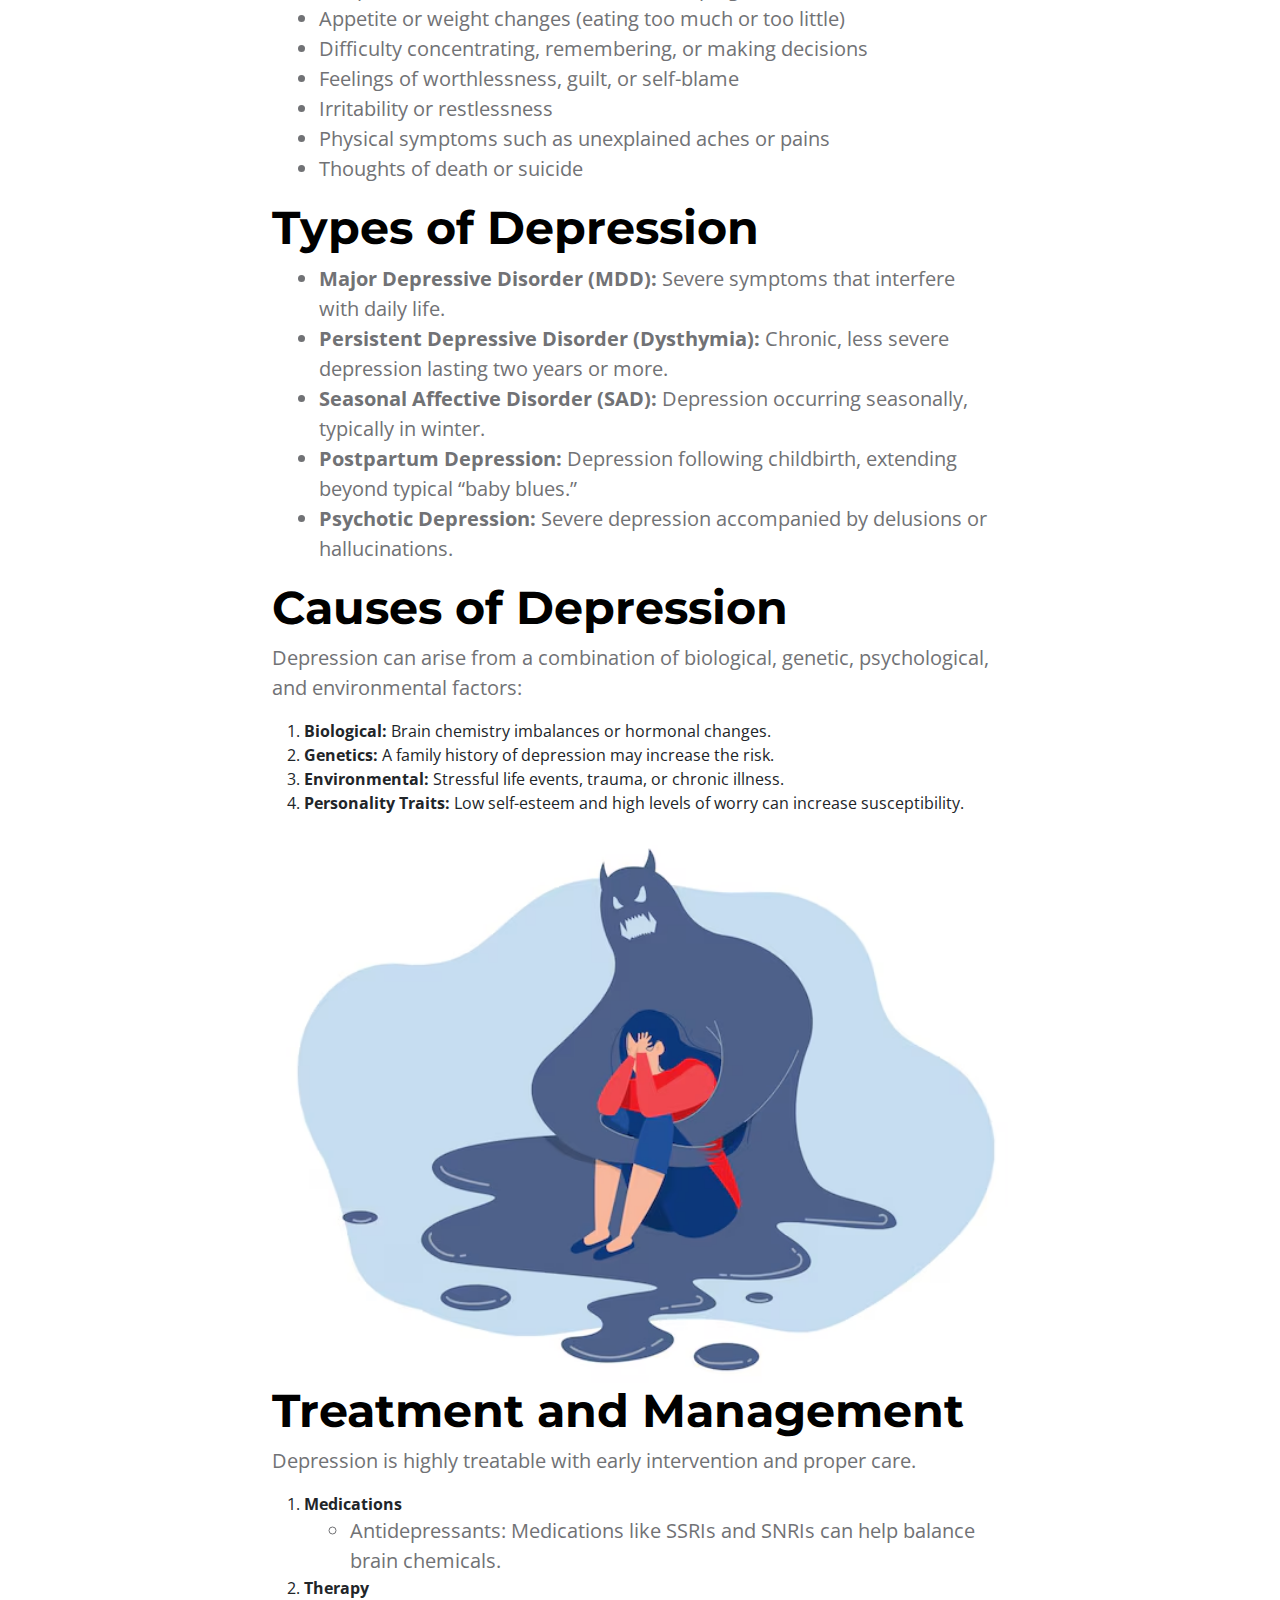
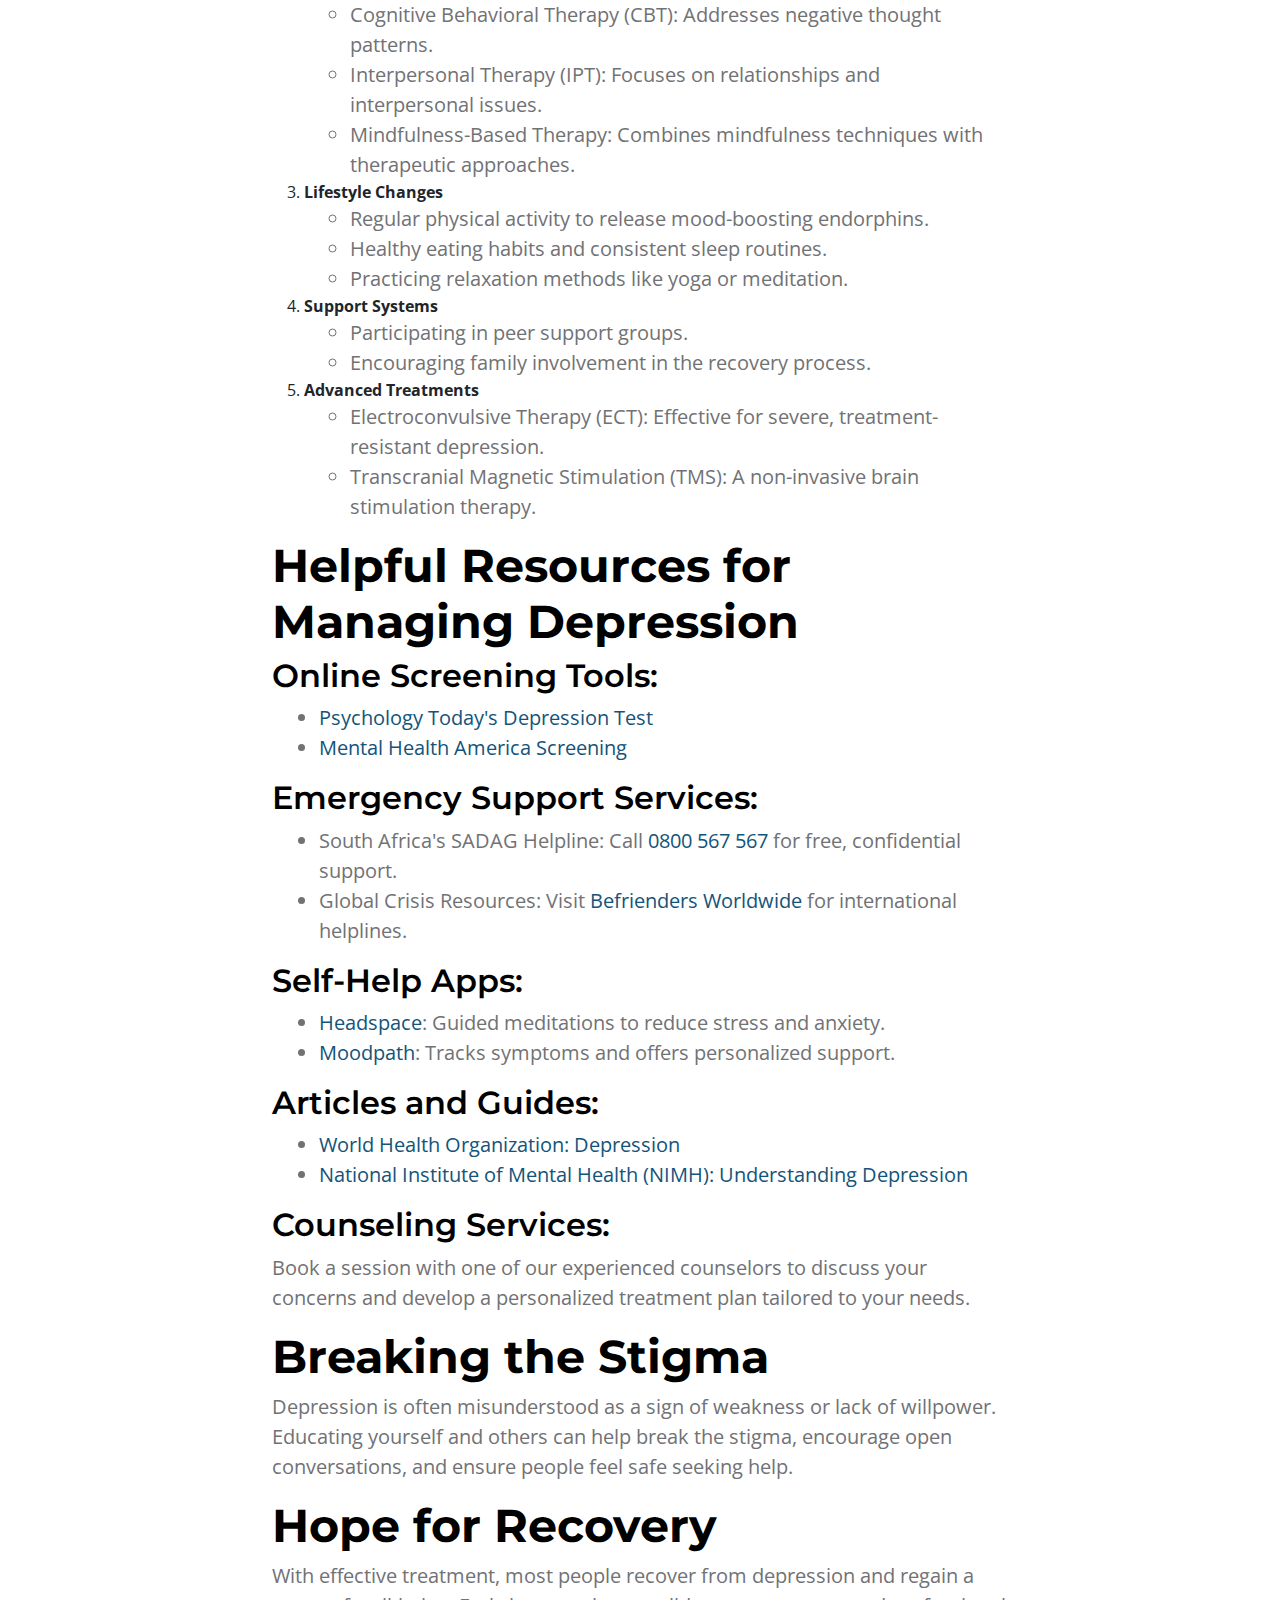
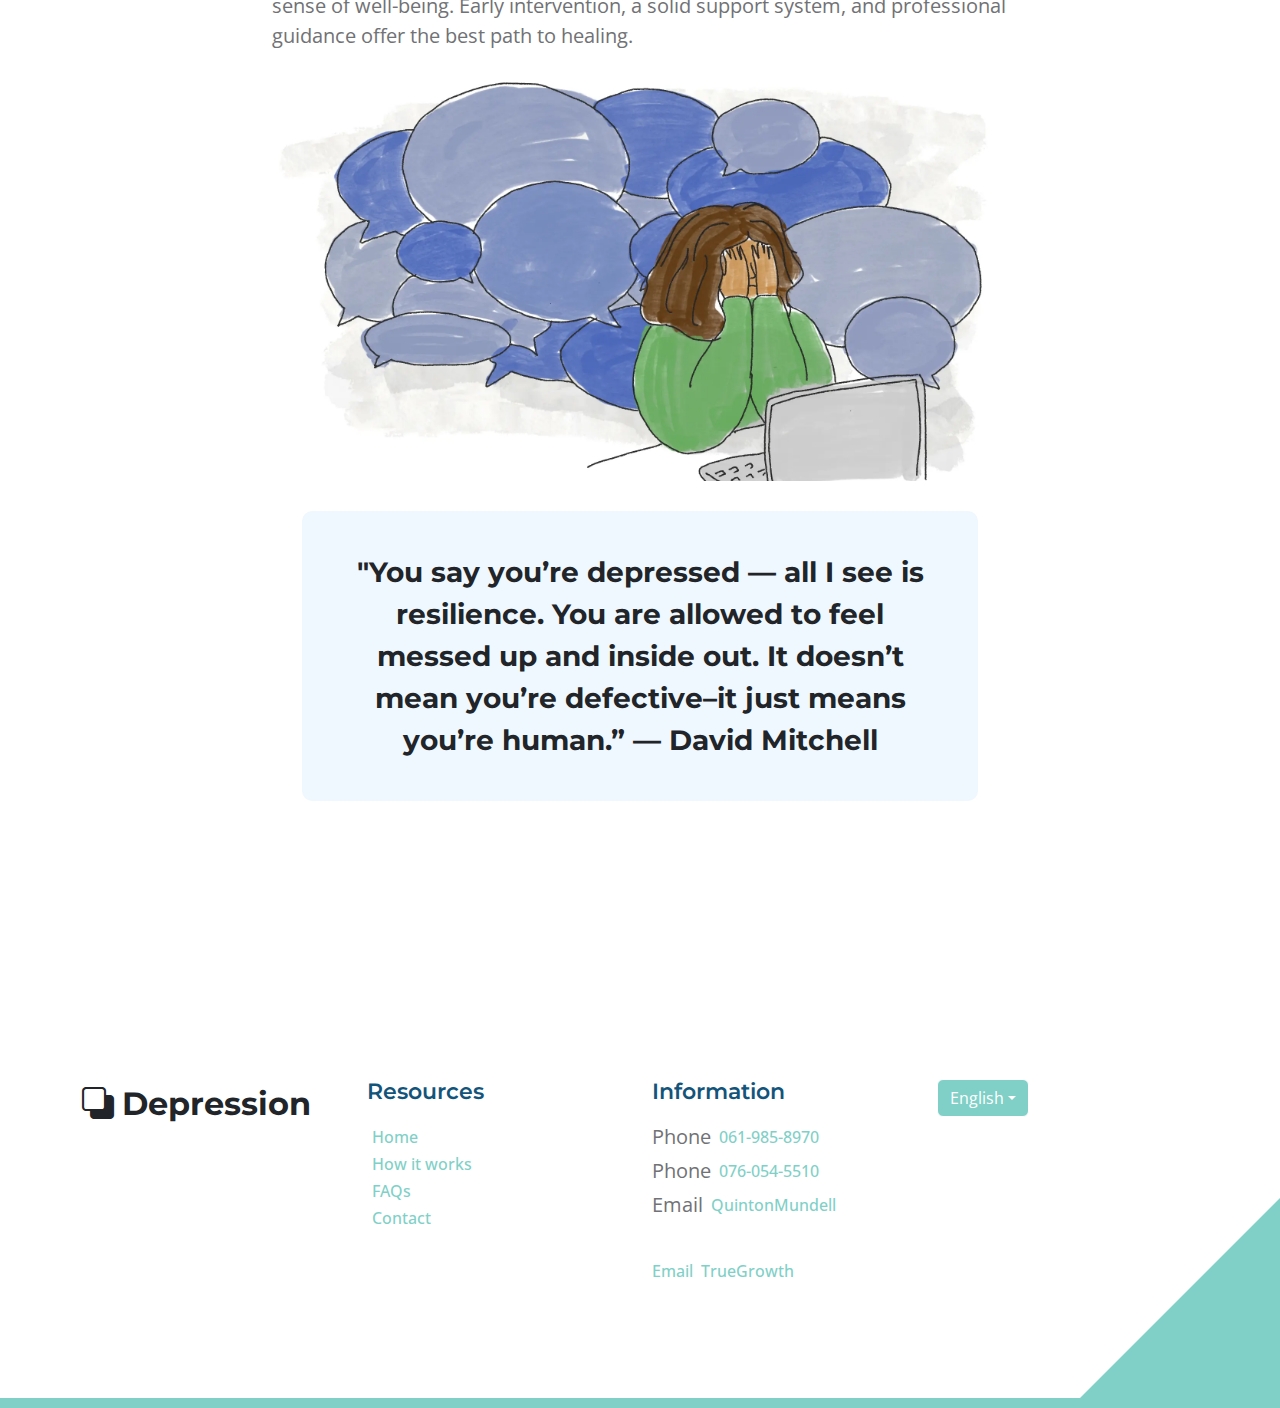
<file: depression.html>
<!doctype html>
<html lang="en">
    <head>
        <meta charset="utf-8">
        <meta name="viewport" content="width=device-width, initial-scale=1">

        <meta name="description" content="">
        <meta name="author" content="">

        <title>Depression</title>

        <!-- CSS FILES -->        
        <link rel="preconnect" href="https://fonts.googleapis.com">
        
        <link rel="preconnect" href="https://fonts.gstatic.com" crossorigin>

        <link href="https://fonts.googleapis.com/css2?family=Montserrat:wght@500;600;700&family=Open+Sans&display=swap" rel="stylesheet">
                        
        <link href="css/bootstrap.min.css" rel="stylesheet">

        <link href="css/bootstrap-icons.css" rel="stylesheet">

        <link href="css/styles.css" rel="stylesheet">
<!--



-->
    </head>
    
    <body id="top">

        <main>

            <nav class="navbar navbar-expand-lg">
                <div class="container">
                    <a class="navbar-brand" href="index.html">
                        <i class="bi-back"></i>
                        <span>Depression</span>
                    </a>

                    <div class="d-lg-none ms-auto me-4">
                        <a href="#top" class="navbar-icon bi-person smoothscroll"></a>
                    </div>
    
                    <button class="navbar-toggler" type="button" data-bs-toggle="collapse" data-bs-target="#navbarNav" aria-controls="navbarNav" aria-expanded="false" aria-label="Toggle navigation">
                        <span class="navbar-toggler-icon"></span>
                    </button>
    
                    <div class="collapse navbar-collapse" id="navbarNav">
                        <ul class="navbar-nav ms-lg-5 me-lg-auto">
                            <li class="nav-item">
                                <a class="nav-link click-scroll" href="index.html#section_1">Home</a>
                            </li>

                            <li class="nav-item">
                                <a class="nav-link click-scroll" href="index.html#section_2">Browse Topics</a>
                            </li>
    
                            <li class="nav-item">
                                <a class="nav-link click-scroll" href="index.html#section_3">How it works</a>
                            </li>

                            <li class="nav-item">
                                <a class="nav-link click-scroll" href="index.html#section_4">FAQs</a>
                            </li>
                            <li class="nav-item">
                                <a class="nav-link click-scroll" href="#section_5">Contact Us</a>
                            </li>
                            <li class="nav-item dropdown">
                                <a class="nav-link dropdown-toggle" href="#" id="navbarLightDropdownMenuLink" role="button" data-bs-toggle="dropdown" aria-expanded="false">Pages</a>

                                <ul class="dropdown-menu dropdown-menu-light" aria-labelledby="navbarLightDropdownMenuLink">
                                    <li><a class="dropdown-item" href="index.html#section_6">Pricing</a></li>

                                    <li><a class="dropdown-item" href="https://docs.google.com/forms/d/1Pw0m9GH0OPl3ILTzEzoxxY5FajqtlQogDo6DqcIE5go/edit">Join the Team!</a></li>
                                </ul>
                            </li>
                        </ul>
                            
                            
                       
                    </div>
                </div>
            </nav>
            

            <header class="site-header d-flex flex-column justify-content-center align-items-center">
                <div class="container">
                    <div class="row justify-content-center align-items-center">

                        <div class="col-lg-5 col-12 mb-5">
                            <nav aria-label="breadcrumb">
                                <ol class="breadcrumb">
                                    <li class="breadcrumb-item"><a href="index.html">Homepage</a></li>

                                    <li class="breadcrumb-item active" aria-current="page">Depression</li>
                                </ol>
                            </nav>

                            <h2 class="text-white">What is <br>Depression? </h2>

                            <div class="d-flex align-items-center mt-5">
                                <a href="#topics-detail" class="btn custom-btn custom-border-btn smoothscroll me-4">Read More</a>

                                <a href="#top" class="custom-icon bi-bookmark smoothscroll"></a>
                            </div>
                        </div>

                        <div class="col-lg-5 col-12">
                            <div class="topics-detail-block bg-white shadow-lg">
                                <img src="/images/3.png" class="topics-detail-block-image img-fluid">
                            </div>
                        </div>

                    </div>
                </div>
            </header>


            <section class="topics-detail-section section-padding" id="topics-detail">
                <div class="container">
                    <div class="row">

                        <div class="col-lg-8 col-12 m-auto">
                            <body>

                                <h1>Depression</h1>
                                <br>
                                <p>Depression, also known as major depressive disorder, is a common and serious medical condition that negatively affects how a person feels, thinks, and behaves. It can lead to various emotional and physical problems, reducing one’s ability to function in daily life. Depression is not simply a phase of sadness or a weakness—it is a complex mental health condition that requires understanding, treatment, and support. The good news is that depression is treatable. With the right care, most people with depression can overcome its challenges and lead fulfilling lives.</p>
                            
                                <h2>Key Facts About Depression</h2>
                                <ul>
                                    <li><strong>Prevalence:</strong> Depression affects more than 264 million people globally.</li>
                                    <li><strong>Gender Differences:</strong> Women are more likely than men to experience depression, though anyone can be affected.</li>
                                    <li><strong>Onset:</strong> It can develop at any age but often begins in late adolescence or early adulthood.</li>
                                    <li><strong>Impact:</strong> If left untreated, depression can result in significant challenges, including strained relationships, decreased productivity, and increased risk of self-harm.</li>
                                </ul>
                            
                                <h2>Symptoms of Depression</h2>
                                <p>Symptoms of depression can vary between individuals. For a diagnosis, symptoms must persist for at least two weeks.</p>
                                <h3>Common Symptoms Include:</h3>
                                <ul>
                                    <li>Persistent sadness, hopelessness, or emptiness</li>
                                    <li>Loss of interest or pleasure in activities</li>
                                    <li>Fatigue or low energy</li>
                                    <li>Sleep disturbances (insomnia or oversleeping)</li>
                                    <li>Appetite or weight changes (eating too much or too little)</li>
                                    <li>Difficulty concentrating, remembering, or making decisions</li>
                                    <li>Feelings of worthlessness, guilt, or self-blame</li>
                                    <li>Irritability or restlessness</li>
                                    <li>Physical symptoms such as unexplained aches or pains</li>
                                    <li>Thoughts of death or suicide</li>
                                </ul>
                            
                                <h2>Types of Depression</h2>
                                <ul>
                                    <li><strong>Major Depressive Disorder (MDD):</strong> Severe symptoms that interfere with daily life.</li>
                                    <li><strong>Persistent Depressive Disorder (Dysthymia):</strong> Chronic, less severe depression lasting two years or more.</li>
                                    <li><strong>Seasonal Affective Disorder (SAD):</strong> Depression occurring seasonally, typically in winter.</li>
                                    <li><strong>Postpartum Depression:</strong> Depression following childbirth, extending beyond typical “baby blues.”</li>
                                    <li><strong>Psychotic Depression:</strong> Severe depression accompanied by delusions or hallucinations.</li>
                                </ul>
                            
                                <h2>Causes of Depression</h2>
                                <p>Depression can arise from a combination of biological, genetic, psychological, and environmental factors:</p>
                                <ol>
                                    <li><strong>Biological:</strong> Brain chemistry imbalances or hormonal changes.</li>
                                    <li><strong>Genetics:</strong> A family history of depression may increase the risk.</li>
                                    <li><strong>Environmental:</strong> Stressful life events, trauma, or chronic illness.</li>
                                    <li><strong>Personality Traits:</strong> Low self-esteem and high levels of worry can increase susceptibility.</li>
                                </ol>
                                <img src="images/dep1.avif" width="100%" height="75%">
                                <h2>Treatment and Management</h2>
                                <p>Depression is highly treatable with early intervention and proper care.</p>
                                <ol>
                                    <li>
                                        <strong>Medications</strong>
                                        <ul>
                                            <li>Antidepressants: Medications like SSRIs and SNRIs can help balance brain chemicals.</li>
                                        </ul>
                                    </li>
                                    <li>
                                        <strong>Therapy</strong>
                                        <ul>
                                            <li>Cognitive Behavioral Therapy (CBT): Addresses negative thought patterns.</li>
                                            <li>Interpersonal Therapy (IPT): Focuses on relationships and interpersonal issues.</li>
                                            <li>Mindfulness-Based Therapy: Combines mindfulness techniques with therapeutic approaches.</li>
                                        </ul>
                                    </li>
                                    <li>
                                        <strong>Lifestyle Changes</strong>
                                        <ul>
                                            <li>Regular physical activity to release mood-boosting endorphins.</li>
                                            <li>Healthy eating habits and consistent sleep routines.</li>
                                            <li>Practicing relaxation methods like yoga or meditation.</li>
                                        </ul>
                                    </li>
                                    <li>
                                        <strong>Support Systems</strong>
                                        <ul>
                                            <li>Participating in peer support groups.</li>
                                            <li>Encouraging family involvement in the recovery process.</li>
                                        </ul>
                                    </li>
                                    <li>
                                        <strong>Advanced Treatments</strong>
                                        <ul>
                                            <li>Electroconvulsive Therapy (ECT): Effective for severe, treatment-resistant depression.</li>
                                            <li>Transcranial Magnetic Stimulation (TMS): A non-invasive brain stimulation therapy.</li>
                                        </ul>
                                    </li>
                                </ol>
                                
                                <h2>Helpful Resources for Managing Depression</h2>
                                <h3>Online Screening Tools:</h3>
                                <ul>
                                    <li><a href="https://www.psychologytoday.com/us/tests/health/depression-test">Psychology Today's Depression Test</a></li>
                                    <li><a href="https://www.mhanational.org/">Mental Health America Screening</a></li>
                                </ul>
                            
                                <h3>Emergency Support Services:</h3>
                                <ul>
                                    <li>South Africa's SADAG Helpline: Call <a href="tel:0800567567">0800 567 567</a> for free, confidential support.</li>
                                    <li>Global Crisis Resources: Visit <a href="https://www.befrienders.org/">Befrienders Worldwide</a> for international helplines.</li>
                                </ul>
                            
                                <h3>Self-Help Apps:</h3>
                                <ul>
                                    <li><a href="https://www.headspace.com/">Headspace</a>: Guided meditations to reduce stress and anxiety.</li>
                                    <li><a href="https://moodpath.de/en/">Moodpath</a>: Tracks symptoms and offers personalized support.</li>
                                </ul>
                            
                                <h3>Articles and Guides:</h3>
                                <ul>
                                    <li><a href="https://www.who.int/news-room/fact-sheets/detail/depression">World Health Organization: Depression</a></li>
                                    <li><a href="https://www.nimh.nih.gov/health/statistics/prevalence/major-depression-among-adults.shtml">National Institute of Mental Health (NIMH): Understanding Depression</a></li>
                                </ul>
                            
                                <h3>Counseling Services:</h3>
                                <p>Book a session with one of our experienced counselors to discuss your concerns and develop a personalized treatment plan tailored to your needs.</p>
                            
                                <h2>Breaking the Stigma</h2>
                                <p>Depression is often misunderstood as a sign of weakness or lack of willpower. Educating yourself and others can help break the stigma, encourage open conversations, and ensure people feel safe seeking help.</p>
                            
                                <h2>Hope for Recovery</h2>
                                <p>With effective treatment, most people recover from depression and regain a sense of well-being. Early intervention, a solid support system, and professional guidance offer the best path to healing.</p>
                                <img src="images/dep2.webp" width="100%" height="75%">
                            </body>

                            <blockquote>
                                "You say you’re depressed — all I see is resilience. You are allowed to feel messed up and inside out. It doesn’t mean you’re defective–it just means you’re human.” — David Mitchell
                            </blockquote>

                            <div class="row my-4">
                              

                                
                            </div>
                            </div>

                    </div>
                </div>
            </section>


            
        </main>
		
        <footer class="site-footer section-padding">
            <div class="container">
                <div class="row">

                    <div class="col-lg-3 col-12 mb-4 pb-2">
                        <a class="navbar-brand mb-2" href="index.html">
                            <i class="bi-back"></i>
                            <span>Depression</span>
                        </a>
                    </div>

                    <div class="col-lg-3 col-md-4 col-6">
                        <h6 class="site-footer-title mb-3">Resources</h6>

                        <ul class="site-footer-links">
                            <li class="site-footer-link-item">
                                <a href="#" class="site-footer-link">Home</a>
                            </li>

                            <li class="site-footer-link-item">
                                <a href="#" class="site-footer-link">How it works</a>
                            </li>

                            <li class="site-footer-link-item">
                                <a href="#" class="site-footer-link">FAQs</a>
                            </li>

                            <li class="site-footer-link-item">
                                <a href="#" class="site-footer-link">Contact</a>
                            </li>
                        </ul>
                    </div>

                    <div class="col-lg-3 col-md-4 col-6 mb-4 mb-lg-0">
                        <h6 class="site-footer-title mb-3">Information</h6>

                        <p class="d-flex align-items-center mb-1">
                            <span class="me-2">Phone</span>

                            <a href="tel: 061-985-8970" class="site-footer-link">
                                061-985-8970
                            </a>
                        </p>
                        <p class="d-flex align-items-center mb-1">
                            <span class="me-2">Phone</span>

                            <a href="tel: 076-054-5510" class="site-footer-link">
                                076-054-5510
                            </a>
                        </p>

                        <p class="d-flex align-items-center">
                            <span class="me-2">Email</span>
                            

                            <a href="mailto:admin@quintonmundell.com" class="site-footer-link">
                                QuintonMundell
                        </p>
                        <p class="d-flex align-items-center">
                            <span class="me-2">Email</span>

                            <a href="mailto:truegrowthcounselling@talc.co.za" class="site-footer-link">
                                TrueGrowth
                            </a>
                        </p>
                    </div>

                    <div class="col-lg-3 col-md-4 col-12 mt-4 mt-lg-0 ms-auto">
                        <div class="dropdown">
                            <button class="btn btn-secondary dropdown-toggle" type="button" data-bs-toggle="dropdown" aria-expanded="false">
                            English</button>

                            <ul class="dropdown-menu">
                                <li><button class="dropdown-item" type="button">Afrikaans</button></li>

                            </ul>
                        </div>

                        
                        
                    </div>

                </div>
            </div>
        </footer>

        <!-- JAVASCRIPT FILES -->
        <script src="js/jquery.min.js"></script>
        <script src="js/bootstrap.bundle.min.js"></script>
        <script src="js/jquery.sticky.js"></script>
        <script src="js/custom.js"></script>

    </body>
</html>
</file>
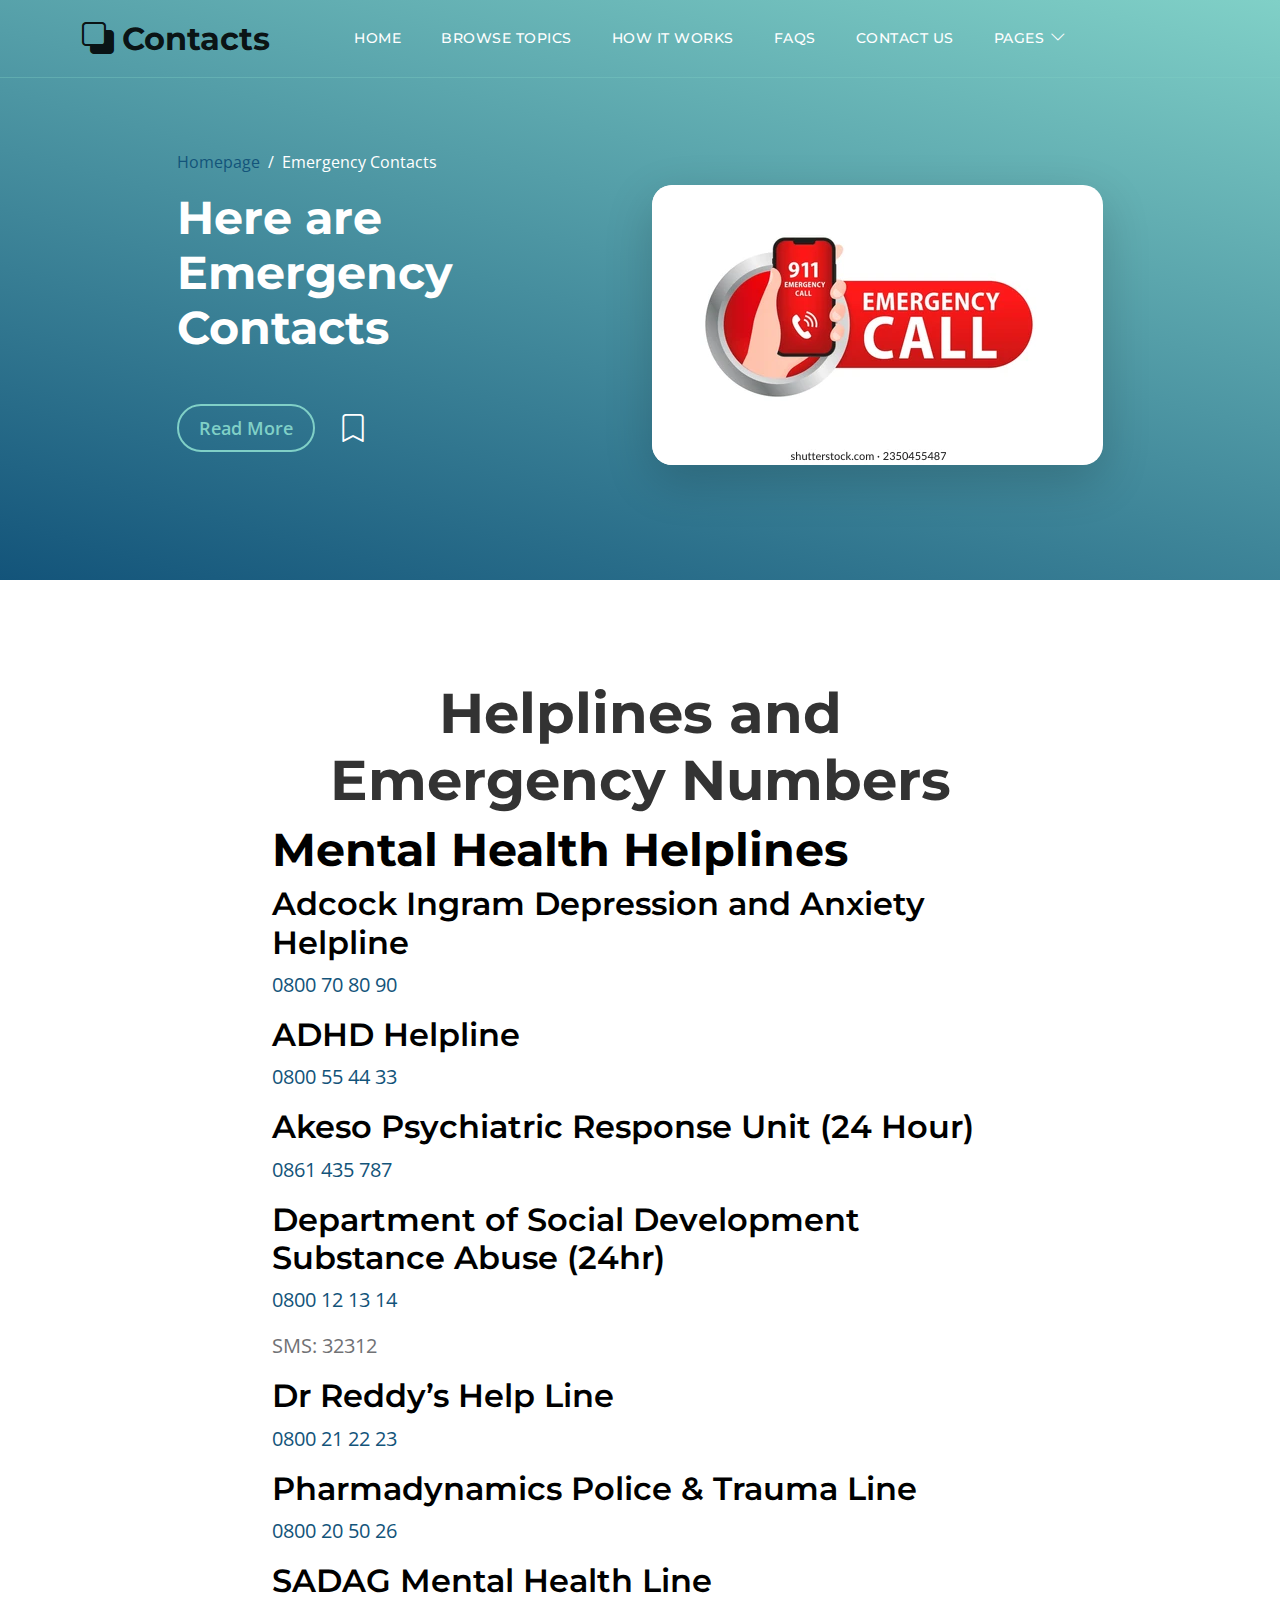
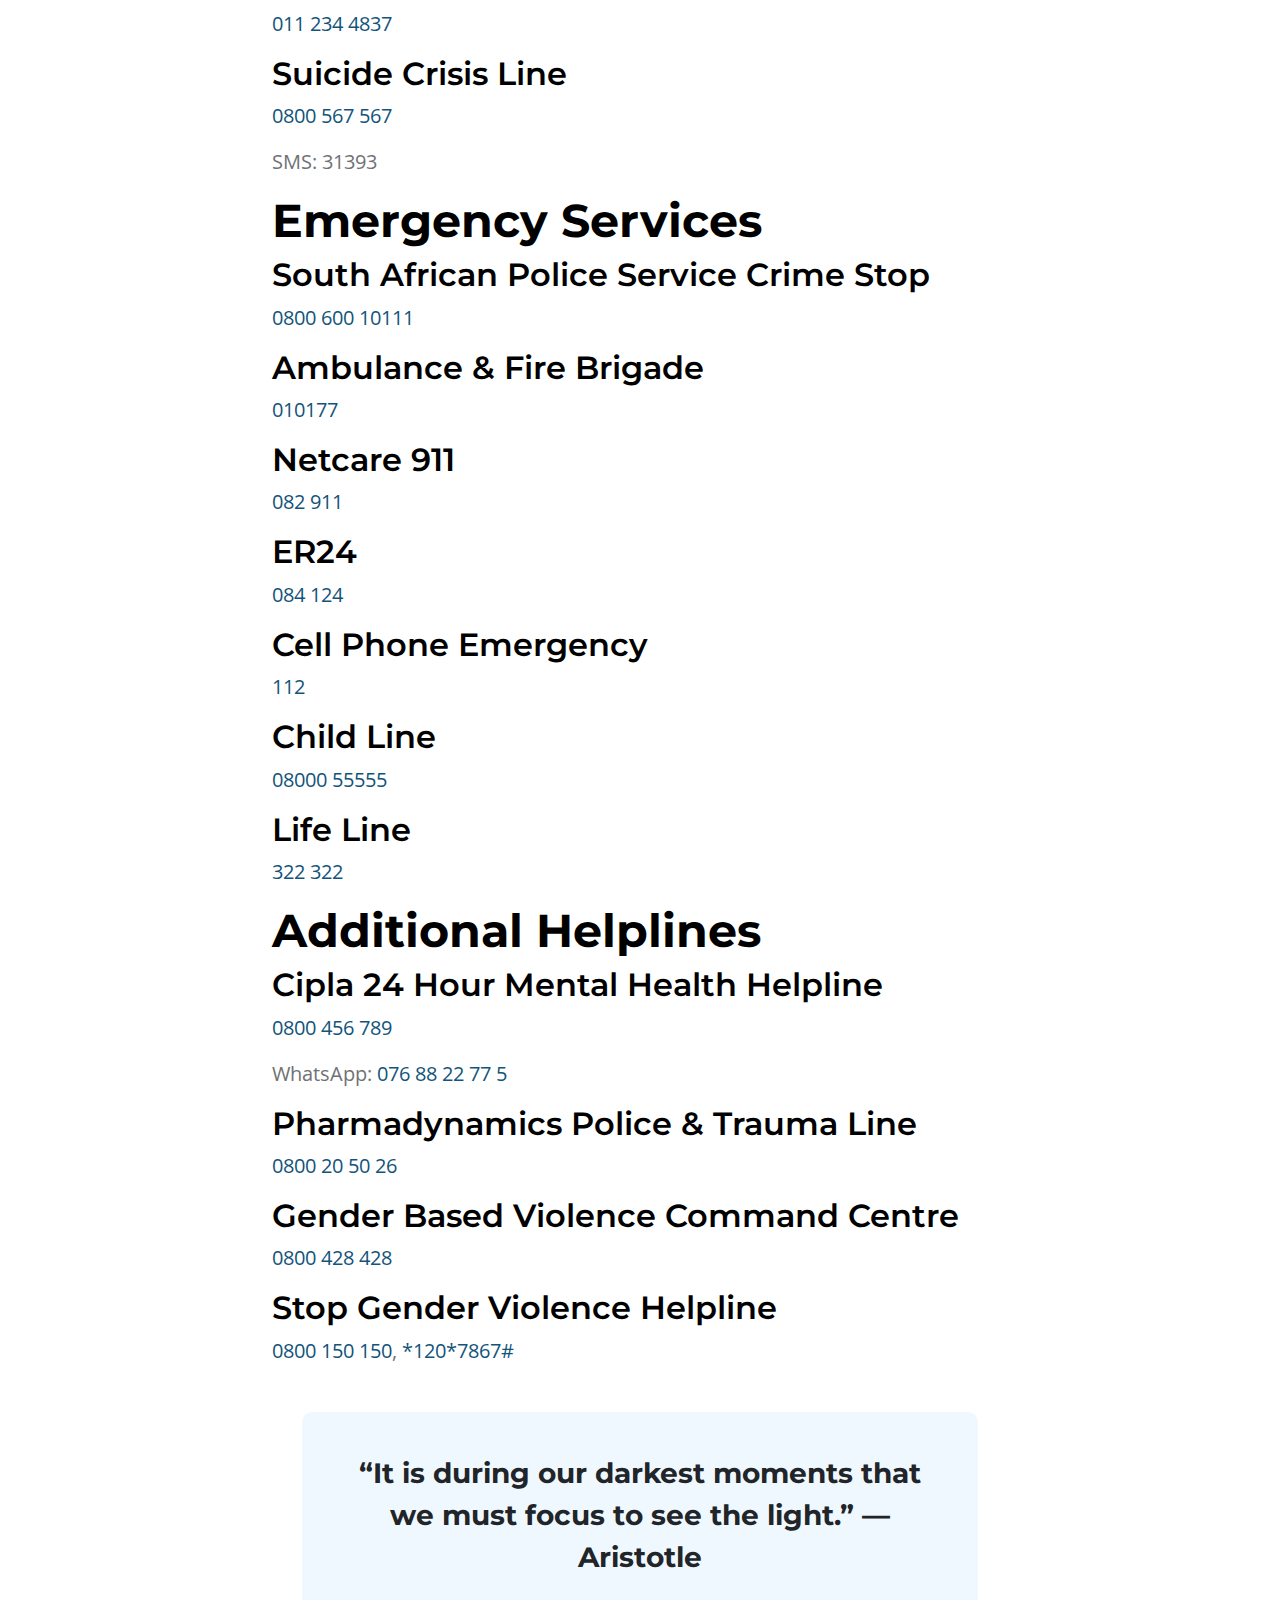
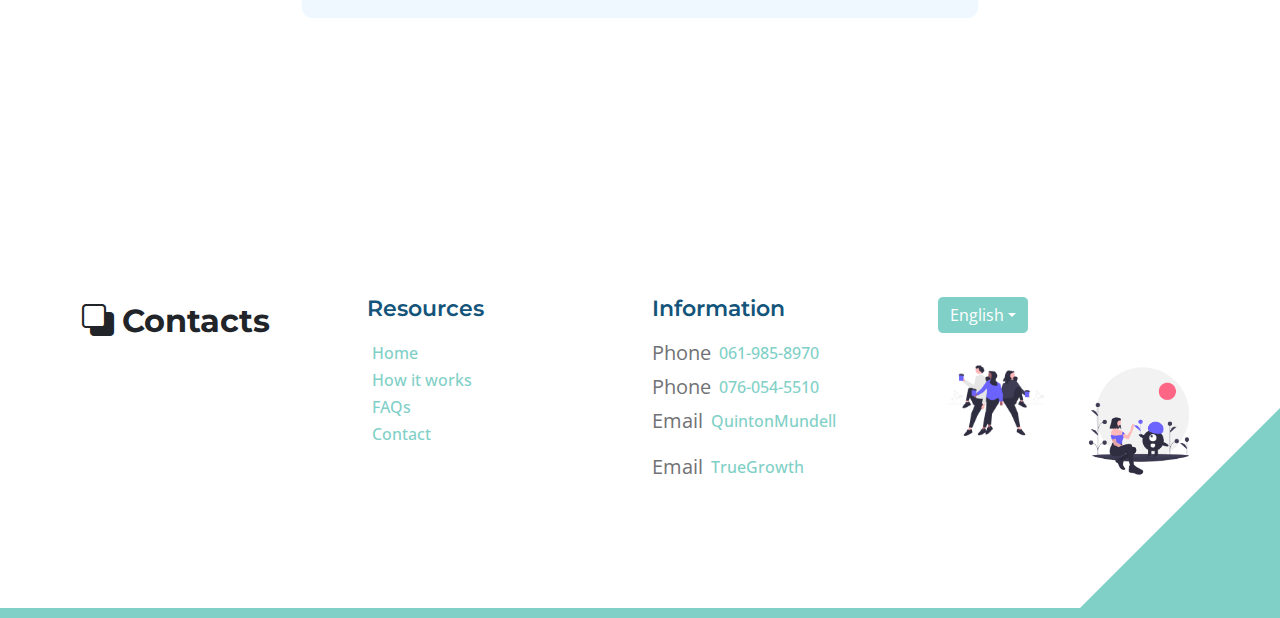
<file: emercontact.html>
<!doctype html>
<html lang="en">
    <head>
        <meta charset="utf-8">
        <meta name="viewport" content="width=device-width, initial-scale=1">

        <meta name="description" content="">
        <meta name="author" content="">

        <title>Emergency Contacts</title>

        <!-- CSS FILES -->        
        <link rel="preconnect" href="https://fonts.googleapis.com">
        
        <link rel="preconnect" href="https://fonts.gstatic.com" crossorigin>

        <link href="https://fonts.googleapis.com/css2?family=Montserrat:wght@500;600;700&family=Open+Sans&display=swap" rel="stylesheet">
                        
        <link href="css/bootstrap.min.css" rel="stylesheet">

        <link href="css/bootstrap-icons.css" rel="stylesheet">

        <link href="css/styles.css" rel="stylesheet">
<!--



-->
    </head>
    
    <body id="top">

        <main>

            <nav class="navbar navbar-expand-lg">
                <div class="container">
                    <a class="navbar-brand" href="index.html">
                        <i class="bi-back"></i>
                        <span>Contacts</span>
                    </a>

                    <div class="d-lg-none ms-auto me-4">
                        <a href="#top" class="navbar-icon bi-person smoothscroll"></a>
                    </div>
    
                    <button class="navbar-toggler" type="button" data-bs-toggle="collapse" data-bs-target="#navbarNav" aria-controls="navbarNav" aria-expanded="false" aria-label="Toggle navigation">
                        <span class="navbar-toggler-icon"></span>
                    </button>
    
                    <div class="collapse navbar-collapse" id="navbarNav">
                        <ul class="navbar-nav ms-lg-5 me-lg-auto">
                            <li class="nav-item">
                                <a class="nav-link click-scroll" href="index.html#section_1">Home</a>
                            </li>

                            <li class="nav-item">
                                <a class="nav-link click-scroll" href="index.html#section_2">Browse Topics</a>
                            </li>
    
                            <li class="nav-item">
                                <a class="nav-link click-scroll" href="index.html#section_3">How it works</a>
                            </li>

                            <li class="nav-item">
                                <a class="nav-link click-scroll" href="index.html#section_4">FAQs</a>
                            </li>
                            <li class="nav-item">
                                <a class="nav-link click-scroll" href="#section_5">Contact Us</a>
                            </li>
                            <li class="nav-item dropdown">
                                <a class="nav-link dropdown-toggle" href="#" id="navbarLightDropdownMenuLink" role="button" data-bs-toggle="dropdown" aria-expanded="false">Pages</a>

                                <ul class="dropdown-menu dropdown-menu-light" aria-labelledby="navbarLightDropdownMenuLink">
                                    <li><a class="dropdown-item" href="index.html#section_6">Pricing</a></li>

                                    <li><a class="dropdown-item" href="https://docs.google.com/forms/d/1Pw0m9GH0OPl3ILTzEzoxxY5FajqtlQogDo6DqcIE5go/edit">Join the Team!</a></li>
                                </ul>
                            </li>
                        </ul>
                       
                    </div>
                </div>
            </nav>
            

            <header class="site-header d-flex flex-column justify-content-center align-items-center">
                <div class="container">
                    <div class="row justify-content-center align-items-center">

                        <div class="col-lg-5 col-12 mb-5">
                            <nav aria-label="breadcrumb">
                                <ol class="breadcrumb">
                                    <li class="breadcrumb-item"><a href="index.html">Homepage</a></li>

                                    <li class="breadcrumb-item active" aria-current="page">Emergency Contacts</li>
                                </ol>
                            </nav>

                            <h2 class="text-white">Here are<br>Emergency Contacts</h2>

                            <div class="d-flex align-items-center mt-5">
                                <a href="#topics-detail" class="btn custom-btn custom-border-btn smoothscroll me-4">Read More</a>

                                <a href="#top" class="custom-icon bi-bookmark smoothscroll"></a>
                            </div>
                        </div>

                        <div class="col-lg-5 col-12">
                            <div class="topics-detail-block bg-white shadow-lg">
                                <img src="/images/emcon.webp" class="topics-detail-block-image img-fluid">
                            </div>
                        </div>

                    </div>
                </div>
            </header>


            <section class="topics-detail-section section-padding" id="topics-detail">
                <div class="container">
                    <div class="row">

                        <div class="col-lg-8 col-12 m-auto">
                            <section>
                                <h1>Helplines and Emergency Numbers</h1>
                              
                                <h2>Mental Health Helplines</h2>
                                <h3>Adcock Ingram Depression and Anxiety Helpline</h3>
                                <p><a href="tel:0800708090">0800 70 80 90</a></p>
                              
                                <h3>ADHD Helpline</h3>
                                <p><a href="tel:0800554433">0800 55 44 33</a></p>
                              
                                <h3>Akeso Psychiatric Response Unit (24 Hour)</h3>
                                <p><a href="tel:0861435787">0861 435 787</a></p>
                              
                                <h3>Department of Social Development Substance Abuse (24hr)</h3>
                                <p><a href="tel:0800121314">0800 12 13 14</a></p>
                                <p>SMS: 32312</p>
                              
                                <h3>Dr Reddy’s Help Line</h3>
                                <p><a href="tel:0800212223">0800 21 22 23</a></p>
                              
                                <h3>Pharmadynamics Police & Trauma Line</h3>
                                <p><a href="tel:0800205026">0800 20 50 26</a></p>
                              
                                <h3>SADAG Mental Health Line</h3>
                                <p><a href="tel:0112344837">011 234 4837</a></p>
                              
                                <h3>Suicide Crisis Line</h3>
                                <p><a href="tel:0800567567">0800 567 567</a></p>
                                <p>SMS: 31393</p>
                              
                                <h2>Emergency Services</h2>
                                <h3>South African Police Service Crime Stop</h3>
                                <p><a href="tel:080060010111">0800 600 10111</a></p>
                              
                                <h3>Ambulance & Fire Brigade</h3>
                                <p><a href="tel:010177">010177</a></p>
                              
                                <h3>Netcare 911</h3>
                                <p><a href="tel:082911">082 911</a></p>
                              
                                <h3>ER24</h3>
                                <p><a href="tel:084124">084 124</a></p>
                              
                                <h3>Cell Phone Emergency</h3>
                                <p><a href="tel:112">112</a></p>
                              
                                <h3>Child Line</h3>
                                <p><a href="tel:0800055555">08000 55555</a></p>
                              
                                <h3>Life Line</h3>
                                <p><a href="tel:322322">322 322</a></p>
                              
                                <h2>Additional Helplines</h2>
                                <h3>Cipla 24 Hour Mental Health Helpline</h3>
                                <p><a href="tel:0800456789">0800 456 789</a></p>
                                <p>WhatsApp: <a href="https://wa.me/2768822775">076 88 22 77 5</a></p>
                              
                                <h3>Pharmadynamics Police & Trauma Line</h3>
                                <p><a href="tel:0800205026">0800 20 50 26</a></p>
                              
                                <h3>Gender Based Violence Command Centre</h3>
                                <p><a href="tel:0800428428">0800 428 428</a></p>
                              
                                <h3>Stop Gender Violence Helpline</h3>
                                <p><a href="tel:0800150150">0800 150 150</a>, <a href="tel:*120*7867#">*120*7867#</a></p>
                              </section>
                              
                            <blockquote>
                                “It is during our darkest moments that we must focus to see the light.” — Aristotle
                            </blockquote>

                            <div class="row my-4">
                              

                                
                            </div>
                            </div>

                    </div>
                </div>
            </section>


            
        </main>
		
        <footer class="site-footer section-padding">
            <div class="container">
                <div class="row">

                    <div class="col-lg-3 col-12 mb-4 pb-2">
                        <a class="navbar-brand mb-2" href="index.html">
                            <i class="bi-back"></i>
                            <span>Contacts</span>
                        </a>
                    </div>

                    <div class="col-lg-3 col-md-4 col-6">
                        <h6 class="site-footer-title mb-3">Resources</h6>

                        <ul class="site-footer-links">
                            <li class="site-footer-link-item">
                                <a href="#" class="site-footer-link">Home</a>
                            </li>

                            <li class="site-footer-link-item">
                                <a href="#" class="site-footer-link">How it works</a>
                            </li>

                            <li class="site-footer-link-item">
                                <a href="#" class="site-footer-link">FAQs</a>
                            </li>

                            <li class="site-footer-link-item">
                                <a href="#" class="site-footer-link">Contact</a>
                            </li>
                        </ul>
                    </div>

                    <div class="col-lg-3 col-md-4 col-6 mb-4 mb-lg-0">
                        <h6 class="site-footer-title mb-3">Information</h6>

                        <p class="d-flex align-items-center mb-1">
                            <span class="me-2">Phone</span>

                            <a href="tel: 061-985-8970" class="site-footer-link">
                                061-985-8970
                            </a>
                        </p>
                        <p class="d-flex align-items-center mb-1">
                            <span class="me-2">Phone</span>

                            <a href="tel: 076-054-5510" class="site-footer-link">
                                076-054-5510
                            </a>
                        </p>

                        <p class="d-flex align-items-center">
                            <span class="me-2">Email</span>
                            

                            <a href="mailto:admin@quintonmundell.com" class="site-footer-link">
                                QuintonMundell
                            </a>
                        </p>
                        <p class="d-flex align-items-center">
                            <span class="me-2">Email</span>

                            <a href="mailto:truegrowthcounselling@talc.co.za" class="site-footer-link">
                                TrueGrowth
                            </a>
                        </p>
                    </div>

                    <div class="col-lg-3 col-md-4 col-12 mt-4 mt-lg-0 ms-auto">
                        <div class="dropdown">
                            <button class="btn btn-secondary dropdown-toggle" type="button" data-bs-toggle="dropdown" aria-expanded="false">
                            English</button>

                            <ul class="dropdown-menu">
                                <li><button class="dropdown-item" type="button">Afrikaans</button></li>

                            </ul>
                        </div>
                        <div class="row my-4">
                            <div class="col-lg-6 col-md-6 col-12">
                                <img src="images/undraw_coffee-with-friends_ocg2.png" class="topics-detail-block-image img-fluid">
                            </div>

                            <div class="col-lg-6 col-md-6 col-12 mt-4 mt-lg-0 mt-md-0">
                                <img src="images/undraw_different-love_58hd.png" class="topics-detail-block-image img-fluid">
                            </div>
                        </div>
                        
                        
                    </div>

                </div>
            </div>
        </footer>

        <!-- JAVASCRIPT FILES -->
        <script src="js/jquery.min.js"></script>
        <script src="js/bootstrap.bundle.min.js"></script>
        <script src="js/jquery.sticky.js"></script>
        <script src="js/custom.js"></script>

    </body>
</html>
</file>
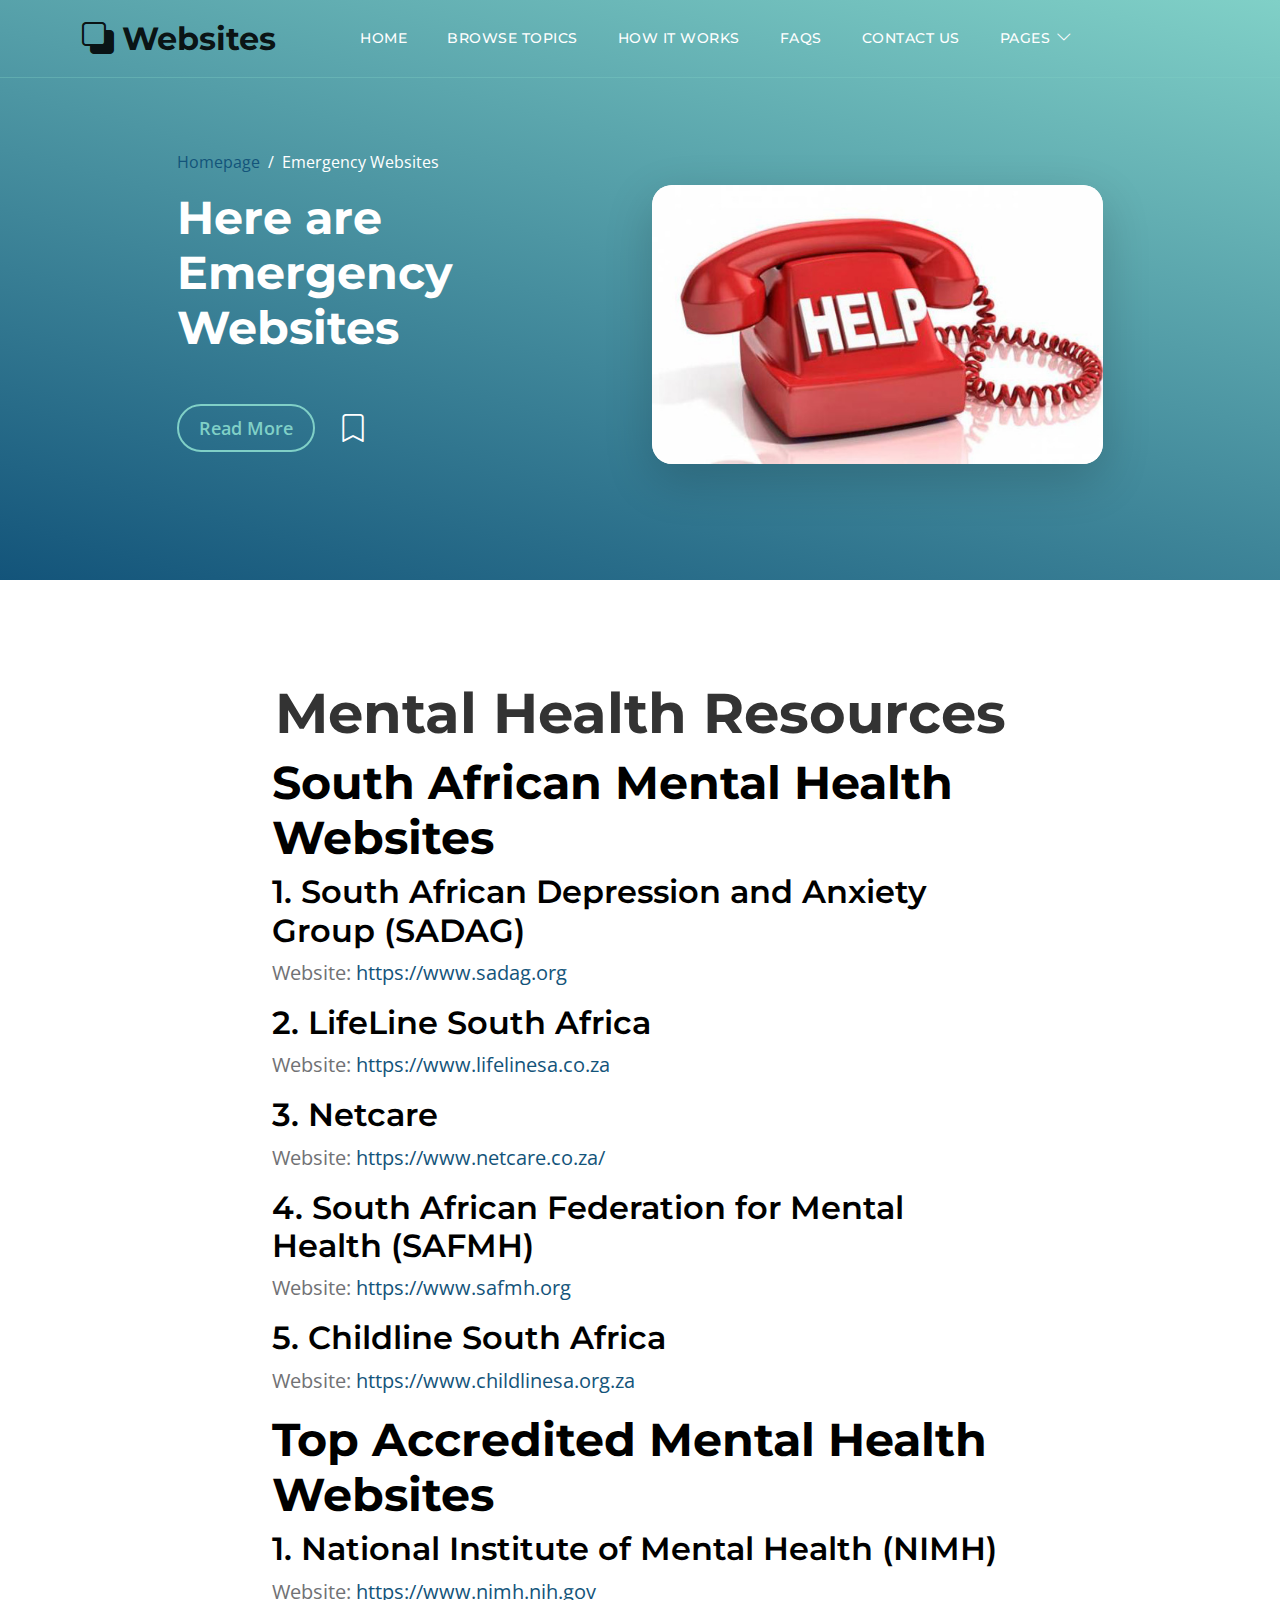
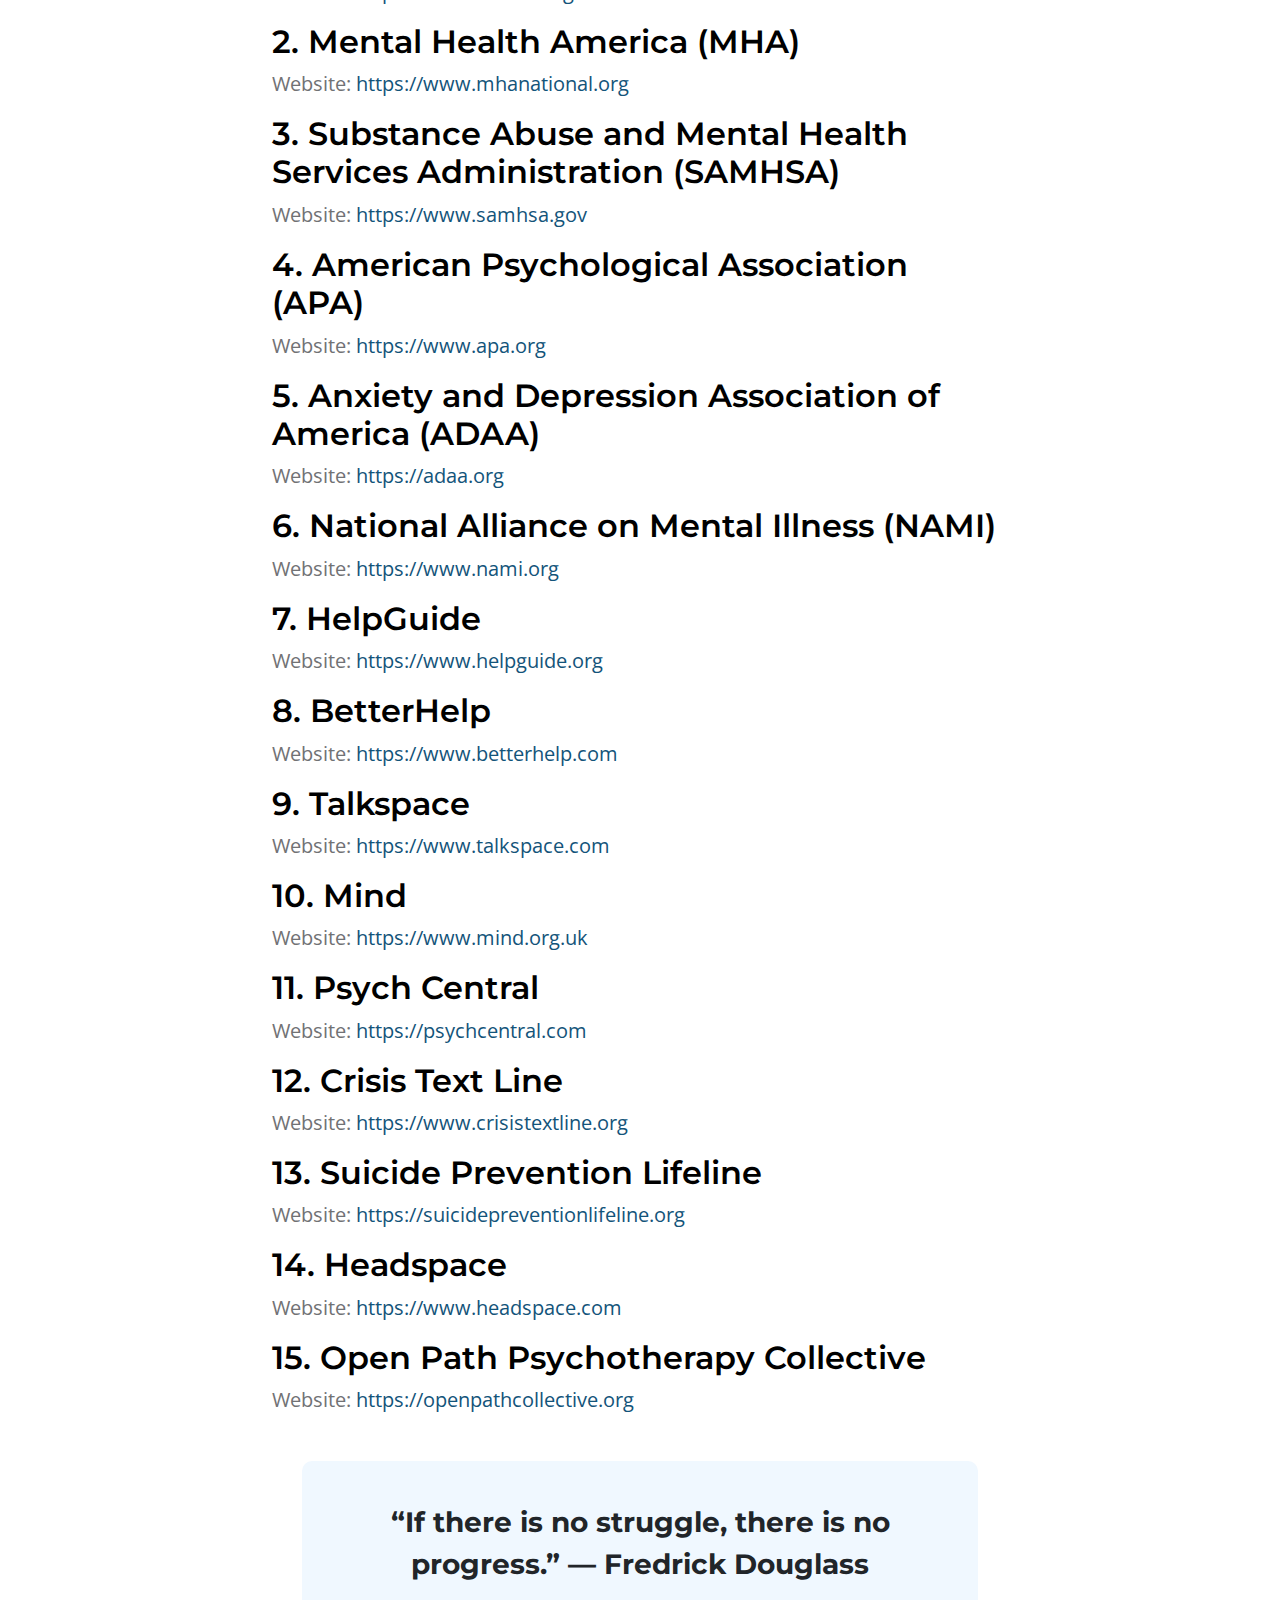
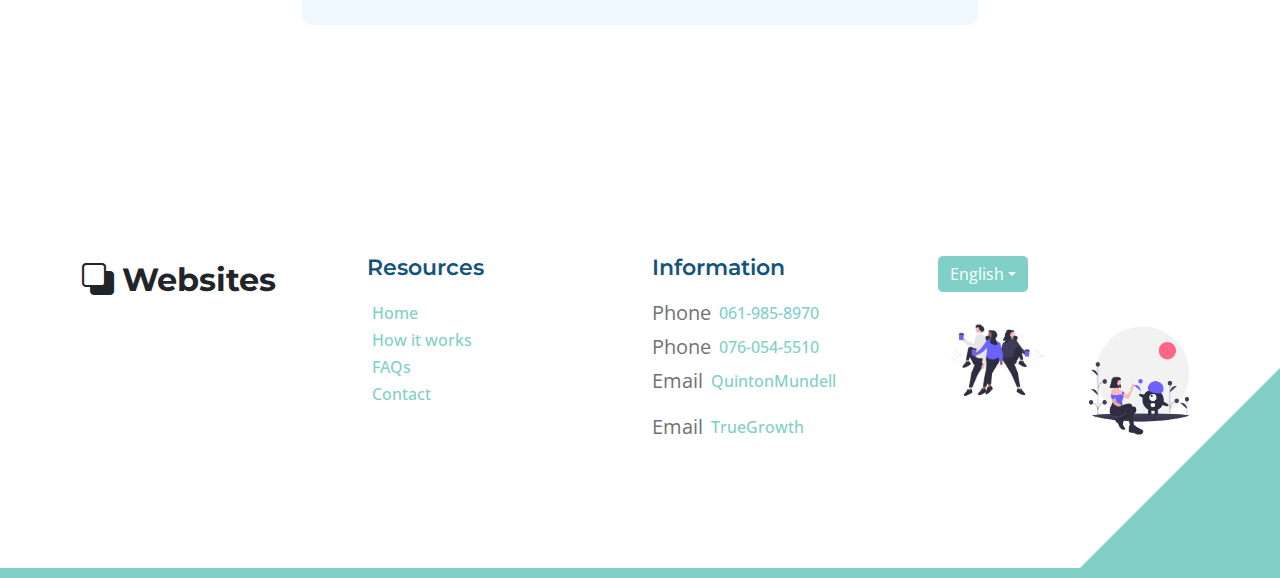
<file: emerweb.html>
<!doctype html>
<html lang="en">
    <head>
        <meta charset="utf-8">
        <meta name="viewport" content="width=device-width, initial-scale=1">

        <meta name="description" content="">
        <meta name="author" content="">

        <title>Emergency Websites</title>

        <!-- CSS FILES -->        
        <link rel="preconnect" href="https://fonts.googleapis.com">
        
        <link rel="preconnect" href="https://fonts.gstatic.com" crossorigin>

        <link href="https://fonts.googleapis.com/css2?family=Montserrat:wght@500;600;700&family=Open+Sans&display=swap" rel="stylesheet">
                        
        <link href="css/bootstrap.min.css" rel="stylesheet">

        <link href="css/bootstrap-icons.css" rel="stylesheet">

        <link href="css/styles.css" rel="stylesheet">
<!--



-->
    </head>
    
    <body id="top">

        <main>

            <nav class="navbar navbar-expand-lg">
                <div class="container">
                    <a class="navbar-brand" href="index.html">
                        <i class="bi-back"></i>
                        <span>Websites</span>
                    </a>

                    <div class="d-lg-none ms-auto me-4">
                        <a href="#top" class="navbar-icon bi-person smoothscroll"></a>
                    </div>
    
                    <button class="navbar-toggler" type="button" data-bs-toggle="collapse" data-bs-target="#navbarNav" aria-controls="navbarNav" aria-expanded="false" aria-label="Toggle navigation">
                        <span class="navbar-toggler-icon"></span>
                    </button>
    
                    <div class="collapse navbar-collapse" id="navbarNav">
                        <ul class="navbar-nav ms-lg-5 me-lg-auto">
                            <li class="nav-item">
                                <a class="nav-link click-scroll" href="index.html#section_1">Home</a>
                            </li>

                            <li class="nav-item">
                                <a class="nav-link click-scroll" href="index.html#section_2">Browse Topics</a>
                            </li>
    
                            <li class="nav-item">
                                <a class="nav-link click-scroll" href="index.html#section_3">How it works</a>
                            </li>

                            <li class="nav-item">
                                <a class="nav-link click-scroll" href="index.html#section_4">FAQs</a>
                            </li>
                            <li class="nav-item">
                                <a class="nav-link click-scroll" href="#section_5">Contact Us</a>
                            </li>
                            <li class="nav-item dropdown">
                                <a class="nav-link dropdown-toggle" href="#" id="navbarLightDropdownMenuLink" role="button" data-bs-toggle="dropdown" aria-expanded="false">Pages</a>

                                <ul class="dropdown-menu dropdown-menu-light" aria-labelledby="navbarLightDropdownMenuLink">
                                    <li><a class="dropdown-item" href="index.html#section_6">Pricing</a></li>

                                    <li><a class="dropdown-item" href="https://docs.google.com/forms/d/1Pw0m9GH0OPl3ILTzEzoxxY5FajqtlQogDo6DqcIE5go/edit">Join the Team!</a></li>
                                </ul>
                            </li>
                        </ul>
                       
                    </div>
                </div>
            </nav>
            

            <header class="site-header d-flex flex-column justify-content-center align-items-center">
                <div class="container">
                    <div class="row justify-content-center align-items-center">

                        <div class="col-lg-5 col-12 mb-5">
                            <nav aria-label="breadcrumb">
                                <ol class="breadcrumb">
                                    <li class="breadcrumb-item"><a href="index.html">Homepage</a></li>

                                    <li class="breadcrumb-item active" aria-current="page">Emergency Websites</li>
                                </ol>
                            </nav>

                            <h2 class="text-white">Here are <br>Emergency Websites </h2>

                            <div class="d-flex align-items-center mt-5">
                                <a href="#topics-detail" class="btn custom-btn custom-border-btn smoothscroll me-4">Read More</a>

                                <a href="#top" class="custom-icon bi-bookmark smoothscroll"></a>
                            </div>
                        </div>

                        <div class="col-lg-5 col-12">
                            <div class="topics-detail-block bg-white shadow-lg">
                                <img src="/images/emweb.jpg" class="topics-detail-block-image img-fluid">
                            </div>
                        </div>

                    </div>
                </div>
            </header>


            <section class="topics-detail-section section-padding" id="topics-detail">
                <div class="container">
                    <div class="row">

                        <div class="col-lg-8 col-12 m-auto">
                            <h1>Mental Health Resources</h1>

                <h2>South African Mental Health Websites</h2>

                <h3>1. South African Depression and Anxiety Group (SADAG)</h3>
                <p>Website: <a href="https://www.sadag.org" target="_blank">https://www.sadag.org</a></p>

                <h3>2. LifeLine South Africa</h3>
                <p>Website: <a href="https://www.lifelinesa.co.za" target="_blank">https://www.lifelinesa.co.za</a></p>

                <h3>3. Netcare</h3>
                <p>Website: <a href="https://www.netcare.co.za/" target="_blank">https://www.netcare.co.za/</a></p>

                <h3>4. South African Federation for Mental Health (SAFMH)</h3>
                <p>Website: <a href="https://www.safmh.org" target="_blank">https://www.safmh.org</a></p>

                <h3>5. Childline South Africa</h3>
                <p>Website: <a href="https://www.childlinesa.org.za" target="_blank">https://www.childlinesa.org.za</a></p>

                <h2>Top Accredited Mental Health Websites</h2>

                <h3>1. National Institute of Mental Health (NIMH)</h3>
                <p>Website: <a href="https://www.nimh.nih.gov" target="_blank">https://www.nimh.nih.gov</a></p>

                <h3>2. Mental Health America (MHA)</h3>
                <p>Website: <a href="https://www.mhanational.org" target="_blank">https://www.mhanational.org</a></p>

                <h3>3. Substance Abuse and Mental Health Services Administration (SAMHSA)</h3>
                <p>Website: <a href="https://www.samhsa.gov" target="_blank">https://www.samhsa.gov</a></p>

                <h3>4. American Psychological Association (APA)</h3>
                <p>Website: <a href="https://www.apa.org" target="_blank">https://www.apa.org</a></p>

                <h3>5. Anxiety and Depression Association of America (ADAA)</h3>
                <p>Website: <a href="https://adaa.org" target="_blank">https://adaa.org</a></p>

                <h3>6. National Alliance on Mental Illness (NAMI)</h3>
                <p>Website: <a href="https://www.nami.org" target="_blank">https://www.nami.org</a></p>

                <h3>7. HelpGuide</h3>
                <p>Website: <a href="https://www.helpguide.org" target="_blank">https://www.helpguide.org</a></p>

                <h3>8. BetterHelp</h3>
                <p>Website: <a href="https://www.betterhelp.com" target="_blank">https://www.betterhelp.com</a></p>

                <h3>9. Talkspace</h3>
                <p>Website: <a href="https://www.talkspace.com" target="_blank">https://www.talkspace.com</a></p>

                <h3>10. Mind</h3>
                <p>Website: <a href="https://www.mind.org.uk" target="_blank">https://www.mind.org.uk</a></p>

                <h3>11. Psych Central</h3>
                <p>Website: <a href="https://psychcentral.com" target="_blank">https://psychcentral.com</a></p>

                <h3>12. Crisis Text Line</h3>
                <p>Website: <a href="https://www.crisistextline.org" target="_blank">https://www.crisistextline.org</a></p>

                <h3>13. Suicide Prevention Lifeline</h3>
                <p>Website: <a href="https://suicidepreventionlifeline.org" target="_blank">https://suicidepreventionlifeline.org</a></p>

                <h3>14. Headspace</h3>
                <p>Website: <a href="https://www.headspace.com" target="_blank">https://www.headspace.com</a></p>

                <h3>15. Open Path Psychotherapy Collective</h3>
                <p>Website: <a href="https://openpathcollective.org" target="_blank">https://openpathcollective.org</a></p>
                <blockquote>
                    “If there is no struggle, there is no progress.” — Fredrick Douglass
                </blockquote>
            </section>


            
        </main>
		
        <footer class="site-footer section-padding">
            <div class="container">
                <div class="row">

                    <div class="col-lg-3 col-12 mb-4 pb-2">
                        <a class="navbar-brand mb-2" href="index.html">
                            <i class="bi-back"></i>
                            <span>Websites</span>
                        </a>
                    </div>

                    <div class="col-lg-3 col-md-4 col-6">
                        <h6 class="site-footer-title mb-3">Resources</h6>

                        <ul class="site-footer-links">
                            <li class="site-footer-link-item">
                                <a href="#" class="site-footer-link">Home</a>
                            </li>

                            <li class="site-footer-link-item">
                                <a href="#" class="site-footer-link">How it works</a>
                            </li>

                            <li class="site-footer-link-item">
                                <a href="#" class="site-footer-link">FAQs</a>
                            </li>

                            <li class="site-footer-link-item">
                                <a href="#" class="site-footer-link">Contact</a>
                            </li>
                        </ul>
                    </div>

                    <div class="col-lg-3 col-md-4 col-6 mb-4 mb-lg-0">
                        <h6 class="site-footer-title mb-3">Information</h6>

                        <p class="d-flex align-items-center mb-1">
                            <span class="me-2">Phone</span>

                            <a href="tel: 061-985-8970" class="site-footer-link">
                                061-985-8970
                            </a>
                        </p>
                        <p class="d-flex align-items-center mb-1">
                            <span class="me-2">Phone</span>

                            <a href="tel: 076-054-5510" class="site-footer-link">
                                076-054-5510
                            </a>
                        </p>

                        <p class="d-flex align-items-center">
                            <span class="me-2">Email</span>
                            

                            <a href="mailto:admin@quintonmundell.com" class="site-footer-link">
                                QuintonMundell
                            </a>
                        </p>
                        <p class="d-flex align-items-center">
                            <span class="me-2">Email</span>

                            <a href="mailto:truegrowthcounselling@talc.co.za" class="site-footer-link">
                                TrueGrowth
                            </a>
                        </p>
                    </div>

                    <div class="col-lg-3 col-md-4 col-12 mt-4 mt-lg-0 ms-auto">
                        <div class="dropdown">
                            <button class="btn btn-secondary dropdown-toggle" type="button" data-bs-toggle="dropdown" aria-expanded="false">
                            English</button>

                            <ul class="dropdown-menu">
                                <li><button class="dropdown-item" type="button">Afrikaans</button></li>

                            </ul>
                        </div>
                        <div class="row my-4">
                            <div class="col-lg-6 col-md-6 col-12">
                                <img src="images/undraw_coffee-with-friends_ocg2.png" class="topics-detail-block-image img-fluid">
                            </div>

                            <div class="col-lg-6 col-md-6 col-12 mt-4 mt-lg-0 mt-md-0">
                                <img src="images/undraw_different-love_58hd.png" class="topics-detail-block-image img-fluid">
                            </div>
                        </div>
                       
                        
                        
                    </div>

                </div>
            </div>
        </footer>

        <!-- JAVASCRIPT FILES -->
        <script src="js/jquery.min.js"></script>
        <script src="js/bootstrap.bundle.min.js"></script>
        <script src="js/jquery.sticky.js"></script>
        <script src="js/custom.js"></script>

    </body>
</html>
</file>
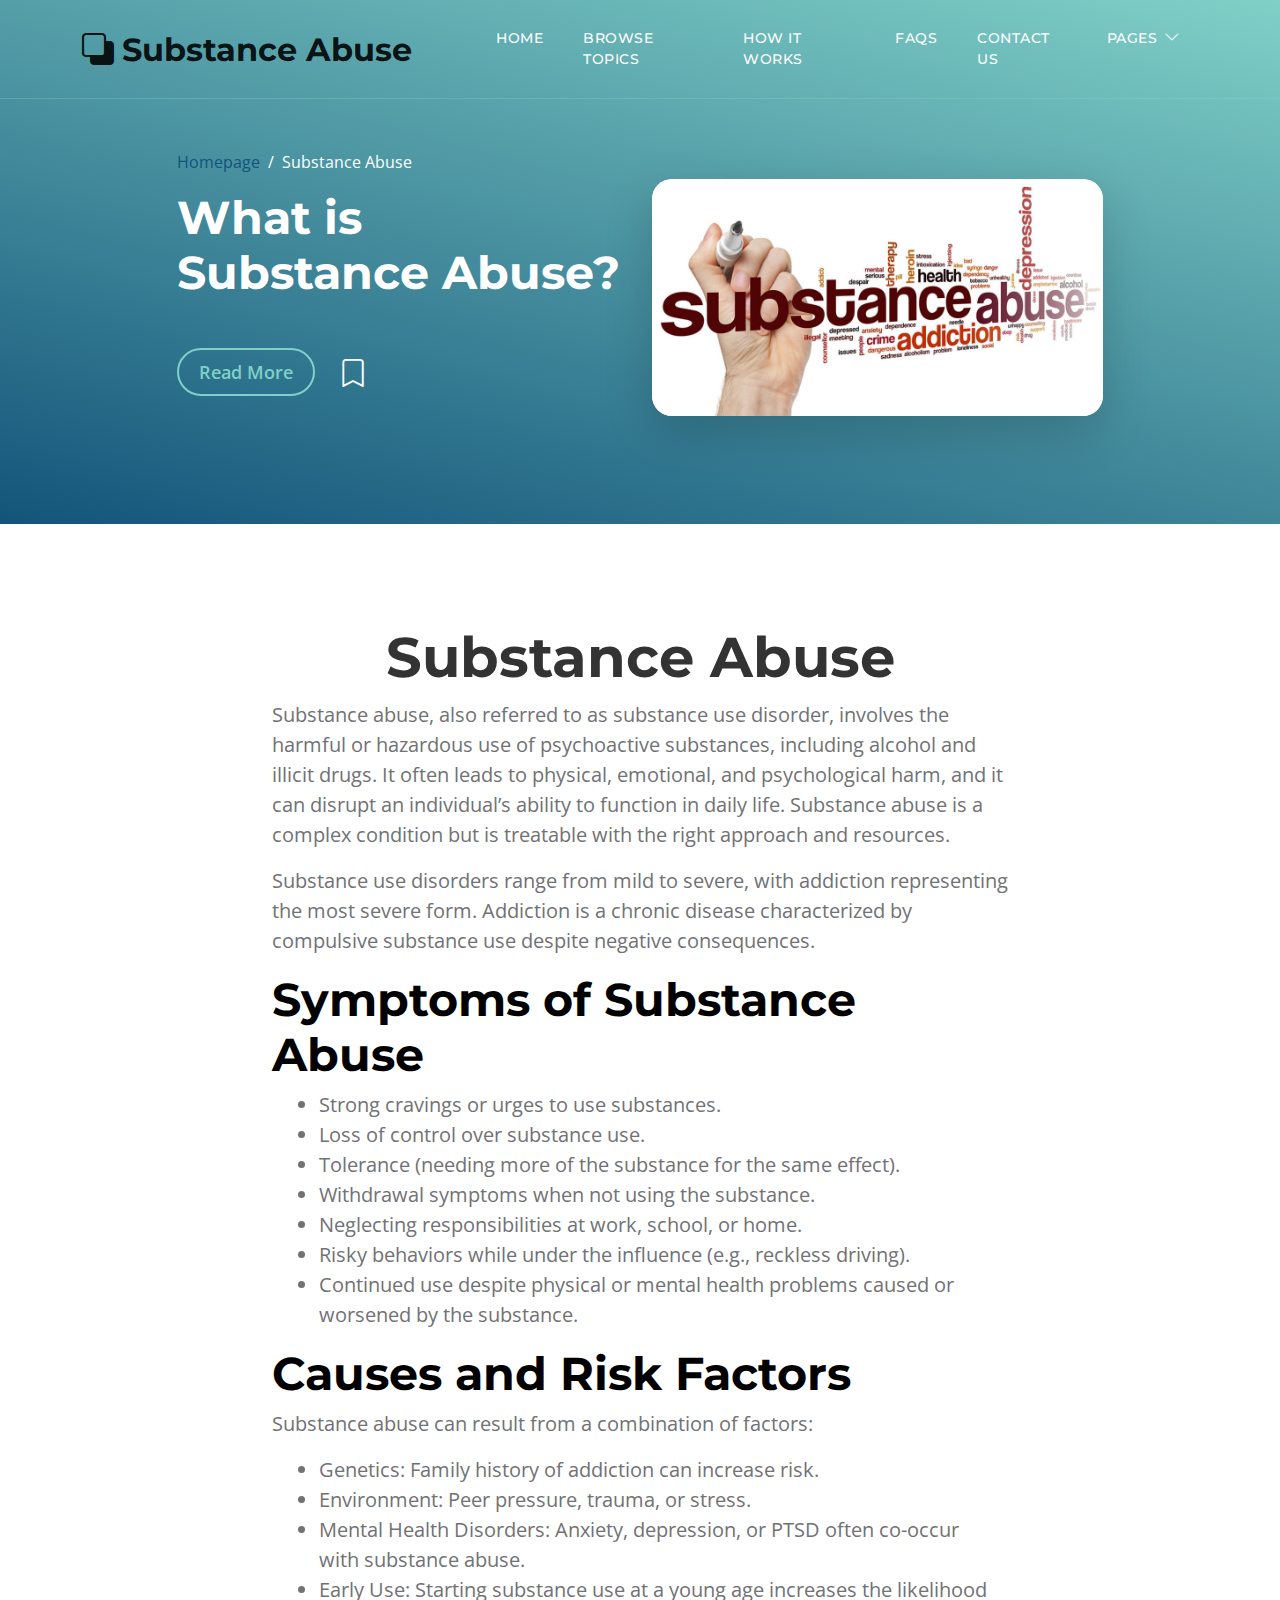
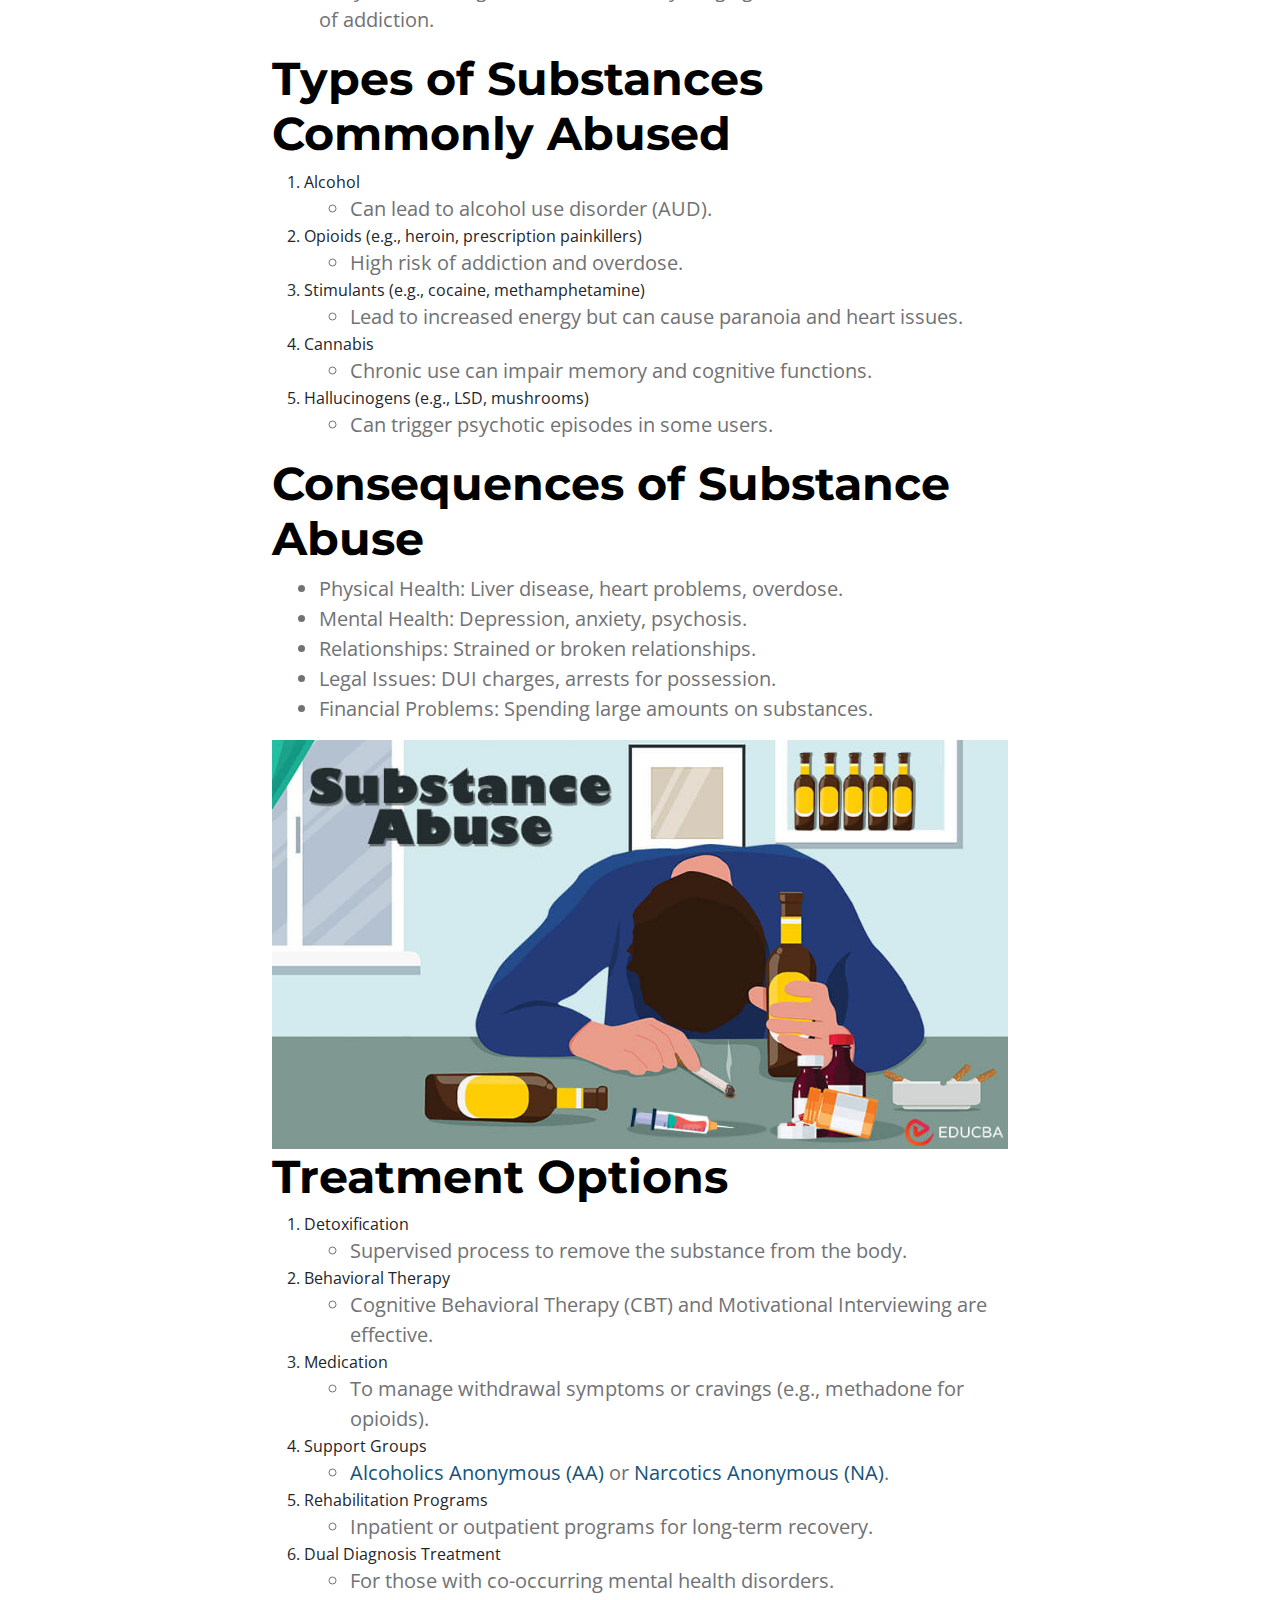
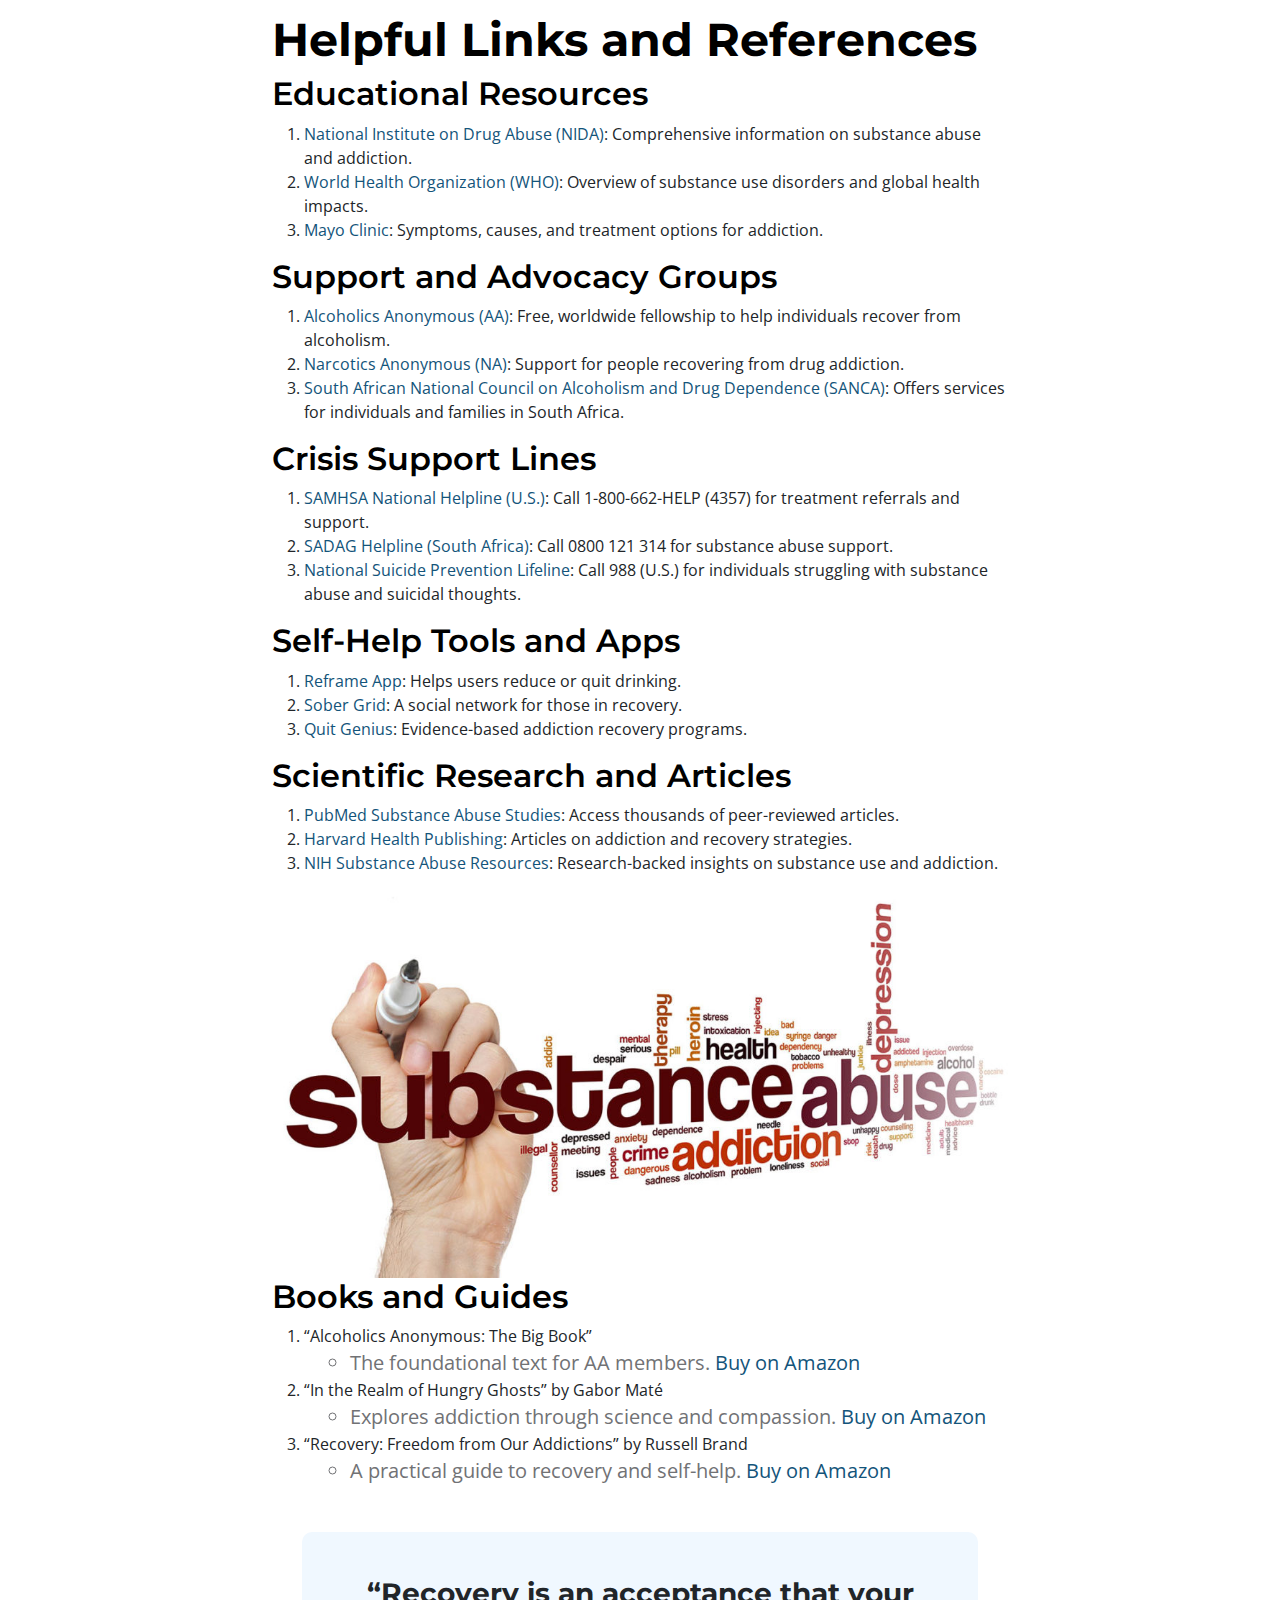
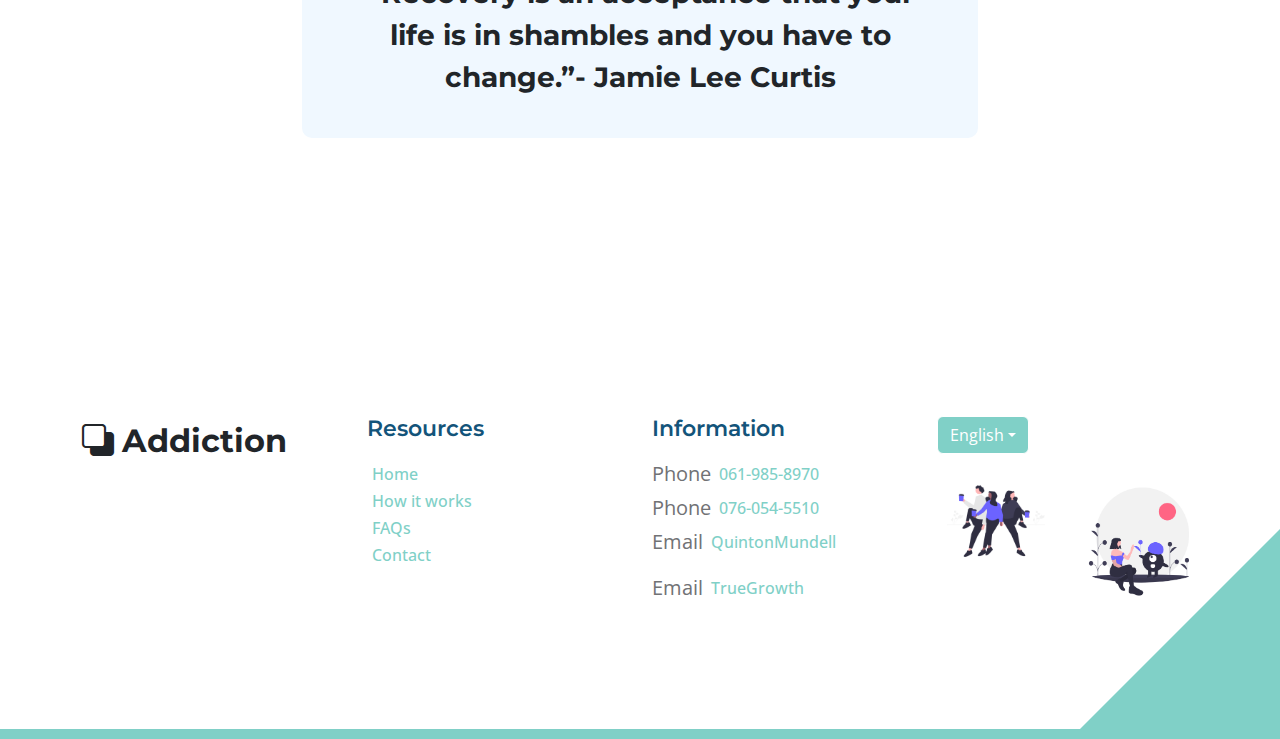
<file: substanceAbuse.html>
<!doctype html>
<html lang="en">
    <head>
        <meta charset="utf-8">
        <meta name="viewport" content="width=device-width, initial-scale=1">

        <meta name="description" content="">
        <meta name="author" content="">

        <title>Substance Abuse</title>

        <!-- CSS FILES -->        
        <link rel="preconnect" href="https://fonts.googleapis.com">
        
        <link rel="preconnect" href="https://fonts.gstatic.com" crossorigin>

        <link href="https://fonts.googleapis.com/css2?family=Montserrat:wght@500;600;700&family=Open+Sans&display=swap" rel="stylesheet">
                        
        <link href="css/bootstrap.min.css" rel="stylesheet">

        <link href="css/bootstrap-icons.css" rel="stylesheet">

        <link href="css/styles.css" rel="stylesheet">
<!--



-->
    </head>
    
    <body id="top">

        <main>

            <nav class="navbar navbar-expand-lg">
                <div class="container">
                    <a class="navbar-brand" href="index.html">
                        <i class="bi-back"></i>
                        <span>Substance Abuse</span>
                    </a>

                    <div class="d-lg-none ms-auto me-4">
                        <a href="#top" class="navbar-icon bi-person smoothscroll"></a>
                    </div>
    
                    <button class="navbar-toggler" type="button" data-bs-toggle="collapse" data-bs-target="#navbarNav" aria-controls="navbarNav" aria-expanded="false" aria-label="Toggle navigation">
                        <span class="navbar-toggler-icon"></span>
                    </button>
    
                    <div class="collapse navbar-collapse" id="navbarNav">
                        <ul class="navbar-nav ms-lg-5 me-lg-auto">
                            <li class="nav-item">
                                <a class="nav-link click-scroll" href="index.html#section_1">Home</a>
                            </li>

                            <li class="nav-item">
                                <a class="nav-link click-scroll" href="index.html#section_2">Browse Topics</a>
                            </li>
    
                            <li class="nav-item">
                                <a class="nav-link click-scroll" href="index.html#section_3">How it works</a>
                            </li>

                            <li class="nav-item">
                                <a class="nav-link click-scroll" href="index.html#section_4">FAQs</a>
                            </li>
                            <li class="nav-item">
                                <a class="nav-link click-scroll" href="#section_5">Contact Us</a>
                            </li>
                            <li class="nav-item dropdown">
                                <a class="nav-link dropdown-toggle" href="#" id="navbarLightDropdownMenuLink" role="button" data-bs-toggle="dropdown" aria-expanded="false">Pages</a>

                                <ul class="dropdown-menu dropdown-menu-light" aria-labelledby="navbarLightDropdownMenuLink">
                                    <li><a class="dropdown-item" href="index.html#section_6">Pricing</a></li>

                                    <li><a class="dropdown-item" href="https://docs.google.com/forms/d/1Pw0m9GH0OPl3ILTzEzoxxY5FajqtlQogDo6DqcIE5go/edit">Join the Team!</a></li>
                                </ul>
                            </li>
                        </ul>

                       
                    </div>
                </div>
            </nav>
            

            <header class="site-header d-flex flex-column justify-content-center align-items-center">
                <div class="container">
                    <div class="row justify-content-center align-items-center">

                        <div class="col-lg-5 col-12 mb-5">
                            <nav aria-label="breadcrumb">
                                <ol class="breadcrumb">
                                    <li class="breadcrumb-item"><a href="index.html">Homepage</a></li>

                                    <li class="breadcrumb-item active" aria-current="page">Substance Abuse</li>
                                </ol>
                            </nav>

                            <h2 class="text-white">What is <br>Substance Abuse? </h2>

                            <div class="d-flex align-items-center mt-5">
                                <a href="#topics-detail" class="btn custom-btn custom-border-btn smoothscroll me-4">Read More</a>

                                <a href="#top" class="custom-icon bi-bookmark smoothscroll"></a>
                            </div>
                        </div>

                        <div class="col-lg-5 col-12">
                            <div class="topics-detail-block bg-white shadow-lg">
                                <img src="/images/sab2.jpg" class="topics-detail-block-image img-fluid">
                            </div>
                        </div>

                    </div>
                </div>
            </header>
            

            <section class="topics-detail-section section-padding" id="topics-detail">
                <div class="container">
                    <div class="row">

                        <div class="col-lg-8 col-12 m-auto">
                            <section>
                                <h1>Substance Abuse</h1>
                                <p>Substance abuse, also referred to as substance use disorder, involves the harmful or hazardous use of psychoactive substances, including alcohol and illicit drugs. It often leads to physical, emotional, and psychological harm, and it can disrupt an individual’s ability to function in daily life. Substance abuse is a complex condition but is treatable with the right approach and resources.</p>
                                <p>Substance use disorders range from mild to severe, with addiction representing the most severe form. Addiction is a chronic disease characterized by compulsive substance use despite negative consequences.</p>
                                
                                <h2>Symptoms of Substance Abuse</h2>
                                <ul>
                                    <li>Strong cravings or urges to use substances.</li>
                                    <li>Loss of control over substance use.</li>
                                    <li>Tolerance (needing more of the substance for the same effect).</li>
                                    <li>Withdrawal symptoms when not using the substance.</li>
                                    <li>Neglecting responsibilities at work, school, or home.</li>
                                    <li>Risky behaviors while under the influence (e.g., reckless driving).</li>
                                    <li>Continued use despite physical or mental health problems caused or worsened by the substance.</li>
                                </ul>
                                
                                <h2>Causes and Risk Factors</h2>
                                <p>Substance abuse can result from a combination of factors:</p>
                                <ul>
                                    <li>Genetics: Family history of addiction can increase risk.</li>
                                    <li>Environment: Peer pressure, trauma, or stress.</li>
                                    <li>Mental Health Disorders: Anxiety, depression, or PTSD often co-occur with substance abuse.</li>
                                    <li>Early Use: Starting substance use at a young age increases the likelihood of addiction.</li>
                                </ul>
                                
                                <h2>Types of Substances Commonly Abused</h2>
                                <ol>
                                    <li>Alcohol
                                        <ul>
                                            <li>Can lead to alcohol use disorder (AUD).</li>
                                        </ul>
                                    </li>
                                    <li>Opioids (e.g., heroin, prescription painkillers)
                                        <ul>
                                            <li>High risk of addiction and overdose.</li>
                                        </ul>
                                    </li>
                                    <li>Stimulants (e.g., cocaine, methamphetamine)
                                        <ul>
                                            <li>Lead to increased energy but can cause paranoia and heart issues.</li>
                                        </ul>
                                    </li>
                                    <li>Cannabis
                                        <ul>
                                            <li>Chronic use can impair memory and cognitive functions.</li>
                                        </ul>
                                    </li>
                                    <li>Hallucinogens (e.g., LSD, mushrooms)
                                        <ul>
                                            <li>Can trigger psychotic episodes in some users.</li>
                                        </ul>
                                    </li>
                                </ol>
                                
                                <h2>Consequences of Substance Abuse</h2>
                                <ul>
                                    <li>Physical Health: Liver disease, heart problems, overdose.</li>
                                    <li>Mental Health: Depression, anxiety, psychosis.</li>
                                    <li>Relationships: Strained or broken relationships.</li>
                                    <li>Legal Issues: DUI charges, arrests for possession.</li>
                                    <li>Financial Problems: Spending large amounts on substances.</li>
                                </ul>
                                <img src="images/sab1.jpg" width="100%" height="75%">
                                <h2>Treatment Options</h2>
                                <ol>
                                    <li>Detoxification
                                        <ul>
                                            <li>Supervised process to remove the substance from the body.</li>
                                        </ul>
                                    </li>
                                    <li>Behavioral Therapy
                                        <ul>
                                            <li>Cognitive Behavioral Therapy (CBT) and Motivational Interviewing are effective.</li>
                                        </ul>
                                    </li>
                                    <li>Medication
                                        <ul>
                                            <li>To manage withdrawal symptoms or cravings (e.g., methadone for opioids).</li>
                                        </ul>
                                    </li>
                                    <li>Support Groups
                                        <ul>
                                            <li><a href="https://www.aa.org">Alcoholics Anonymous (AA)</a> or <a href="https://www.na.org">Narcotics Anonymous (NA)</a>.</li>
                                        </ul>
                                    </li>
                                    <li>Rehabilitation Programs
                                        <ul>
                                            <li>Inpatient or outpatient programs for long-term recovery.</li>
                                        </ul>
                                    </li>
                                    <li>Dual Diagnosis Treatment
                                        <ul>
                                            <li>For those with co-occurring mental health disorders.</li>
                                        </ul>
                                    </li>
                                </ol>
                            
                                <h2>Helpful Links and References</h2>
                                <h3>Educational Resources</h3>
                                <ol>
                                    <li><a href="https://www.drugabuse.gov">National Institute on Drug Abuse (NIDA)</a>: Comprehensive information on substance abuse and addiction.</li>
                                    <li><a href="https://www.who.int/health-topics/substance-abuse">World Health Organization (WHO)</a>: Overview of substance use disorders and global health impacts.</li>
                                    <li><a href="https://www.mayoclinic.org/diseases-conditions/substance-use-disorder/symptoms-causes/syc-20366033">Mayo Clinic</a>: Symptoms, causes, and treatment options for addiction.</li>
                                </ol>
                                
                                <h3>Support and Advocacy Groups</h3>
                                <ol>
                                    <li><a href="https://www.aa.org">Alcoholics Anonymous (AA)</a>: Free, worldwide fellowship to help individuals recover from alcoholism.</li>
                                    <li><a href="https://www.na.org">Narcotics Anonymous (NA)</a>: Support for people recovering from drug addiction.</li>
                                    <li><a href="https://www.sanca.co.za">South African National Council on Alcoholism and Drug Dependence (SANCA)</a>: Offers services for individuals and families in South Africa.</li>
                                </ol>
                                
                                <h3>Crisis Support Lines</h3>
                                <ol>
                                    <li><a href="https://www.samhsa.gov/find-help/national-helpline">SAMHSA National Helpline (U.S.)</a>: Call 1-800-662-HELP (4357) for treatment referrals and support.</li>
                                    <li><a href="https://www.sadag.org">SADAG Helpline (South Africa)</a>: Call 0800 121 314 for substance abuse support.</li>
                                    <li><a href="https://suicidepreventionlifeline.org">National Suicide Prevention Lifeline</a>: Call 988 (U.S.) for individuals struggling with substance abuse and suicidal thoughts.</li>
                                </ol>
                                
                                <h3>Self-Help Tools and Apps</h3>
                                <ol>
                                    <li><a href="https://www.reframeapp.com">Reframe App</a>: Helps users reduce or quit drinking.</li>
                                    <li><a href="https://sobergrid.com">Sober Grid</a>: A social network for those in recovery.</li>
                                    <li><a href="https://www.quitgenius.com">Quit Genius</a>: Evidence-based addiction recovery programs.</li>
                                </ol>
                                
                                <h3>Scientific Research and Articles</h3>
                                <ol>
                                    <li><a href="https://pubmed.ncbi.nlm.nih.gov/">PubMed Substance Abuse Studies</a>: Access thousands of peer-reviewed articles.</li>
                                    <li><a href="https://www.health.harvard.edu">Harvard Health Publishing</a>: Articles on addiction and recovery strategies.</li>
                                    <li><a href="https://www.nih.gov">NIH Substance Abuse Resources</a>: Research-backed insights on substance use and addiction.</li>
                                </ol>
                                <img src="images/sab2.jpg" width="100%" height="75%">
                                <h3>Books and Guides</h3>
                                <ol>
                                    <li>“Alcoholics Anonymous: The Big Book” 
                                        <ul>
                                            <li>The foundational text for AA members. <a href="https://www.amazon.com">Buy on Amazon</a></li>
                                        </ul>
                                    </li>
                                    <li>“In the Realm of Hungry Ghosts” by Gabor Maté 
                                        <ul>
                                            <li>Explores addiction through science and compassion. <a href="https://www.amazon.com">Buy on Amazon</a></li>
                                        </ul>
                                    </li>
                                    <li>“Recovery: Freedom from Our Addictions” by Russell Brand 
                                        <ul>
                                            <li>A practical guide to recovery and self-help. <a href="https://www.amazon.com">Buy on Amazon</a></li>
                                        </ul>
                                    </li>
                                </ol>
                            </section>

                            <blockquote>
                                “Recovery is an acceptance that your life is in shambles and you have to change.”- Jamie Lee Curtis
                            </blockquote>

                            <div class="row my-4">
                              

                                
                            </div>
                            </div>

                    </div>
                </div>
            </section>


            
        </main>
		
        <footer class="site-footer section-padding">
            <div class="container">
                <div class="row">

                    <div class="col-lg-3 col-12 mb-4 pb-2">
                        <a class="navbar-brand mb-2" href="index.html">
                            <i class="bi-back"></i>
                            <span>Addiction</span>
                        </a>
                    </div>

                    <div class="col-lg-3 col-md-4 col-6">
                        <h6 class="site-footer-title mb-3">Resources</h6>

                        <ul class="site-footer-links">
                            <li class="site-footer-link-item">
                                <a href="#" class="site-footer-link">Home</a>
                            </li>

                            <li class="site-footer-link-item">
                                <a href="#" class="site-footer-link">How it works</a>
                            </li>

                            <li class="site-footer-link-item">
                                <a href="#" class="site-footer-link">FAQs</a>
                            </li>

                            <li class="site-footer-link-item">
                                <a href="#" class="site-footer-link">Contact</a>
                            </li>
                        </ul>
                    </div>

                    <div class="col-lg-3 col-md-4 col-6 mb-4 mb-lg-0">
                        <h6 class="site-footer-title mb-3">Information</h6>

                        <p class="d-flex align-items-center mb-1">
                            <span class="me-2">Phone</span>

                            <a href="tel: 061-985-8970" class="site-footer-link">
                                061-985-8970
                            </a>
                        </p>
                        <p class="d-flex align-items-center mb-1">
                            <span class="me-2">Phone</span>

                            <a href="tel: 076-054-5510" class="site-footer-link">
                                076-054-5510
                            </a>
                        </p>

                        <p class="d-flex align-items-center">
                            <span class="me-2">Email</span>
                            

                            <a href="mailto:admin@quintonmundell.com" class="site-footer-link">
                                QuintonMundell
                            </a>
                        </p>
                        <p class="d-flex align-items-center">
                            <span class="me-2">Email</span>

                            <a href="mailto:truegrowthcounselling@talc.co.za" class="site-footer-link">
                                TrueGrowth
                            </a>
                        </p>
                    </div>

                    <div class="col-lg-3 col-md-4 col-12 mt-4 mt-lg-0 ms-auto">
                        <div class="dropdown">
                            <button class="btn btn-secondary dropdown-toggle" type="button" data-bs-toggle="dropdown" aria-expanded="false">
                            English</button>

                            <ul class="dropdown-menu">
                                <li><button class="dropdown-item" type="button">Afrikaans</button></li>

                            </ul>
                        </div>
                        <div class="row my-4">
                            <div class="col-lg-6 col-md-6 col-12">
                                <img src="images/undraw_coffee-with-friends_ocg2.png" class="topics-detail-block-image img-fluid">
                            </div>

                            <div class="col-lg-6 col-md-6 col-12 mt-4 mt-lg-0 mt-md-0">
                                <img src="images/undraw_different-love_58hd.png" class="topics-detail-block-image img-fluid">
                            </div>
                        </div>
                        
                        
                    </div>

                </div>
            </div>
        </footer>

        <!-- JAVASCRIPT FILES -->
        <script src="js/jquery.min.js"></script>
        <script src="js/bootstrap.bundle.min.js"></script>
        <script src="js/jquery.sticky.js"></script>
        <script src="js/custom.js"></script>

    </body>
</html>
</file>
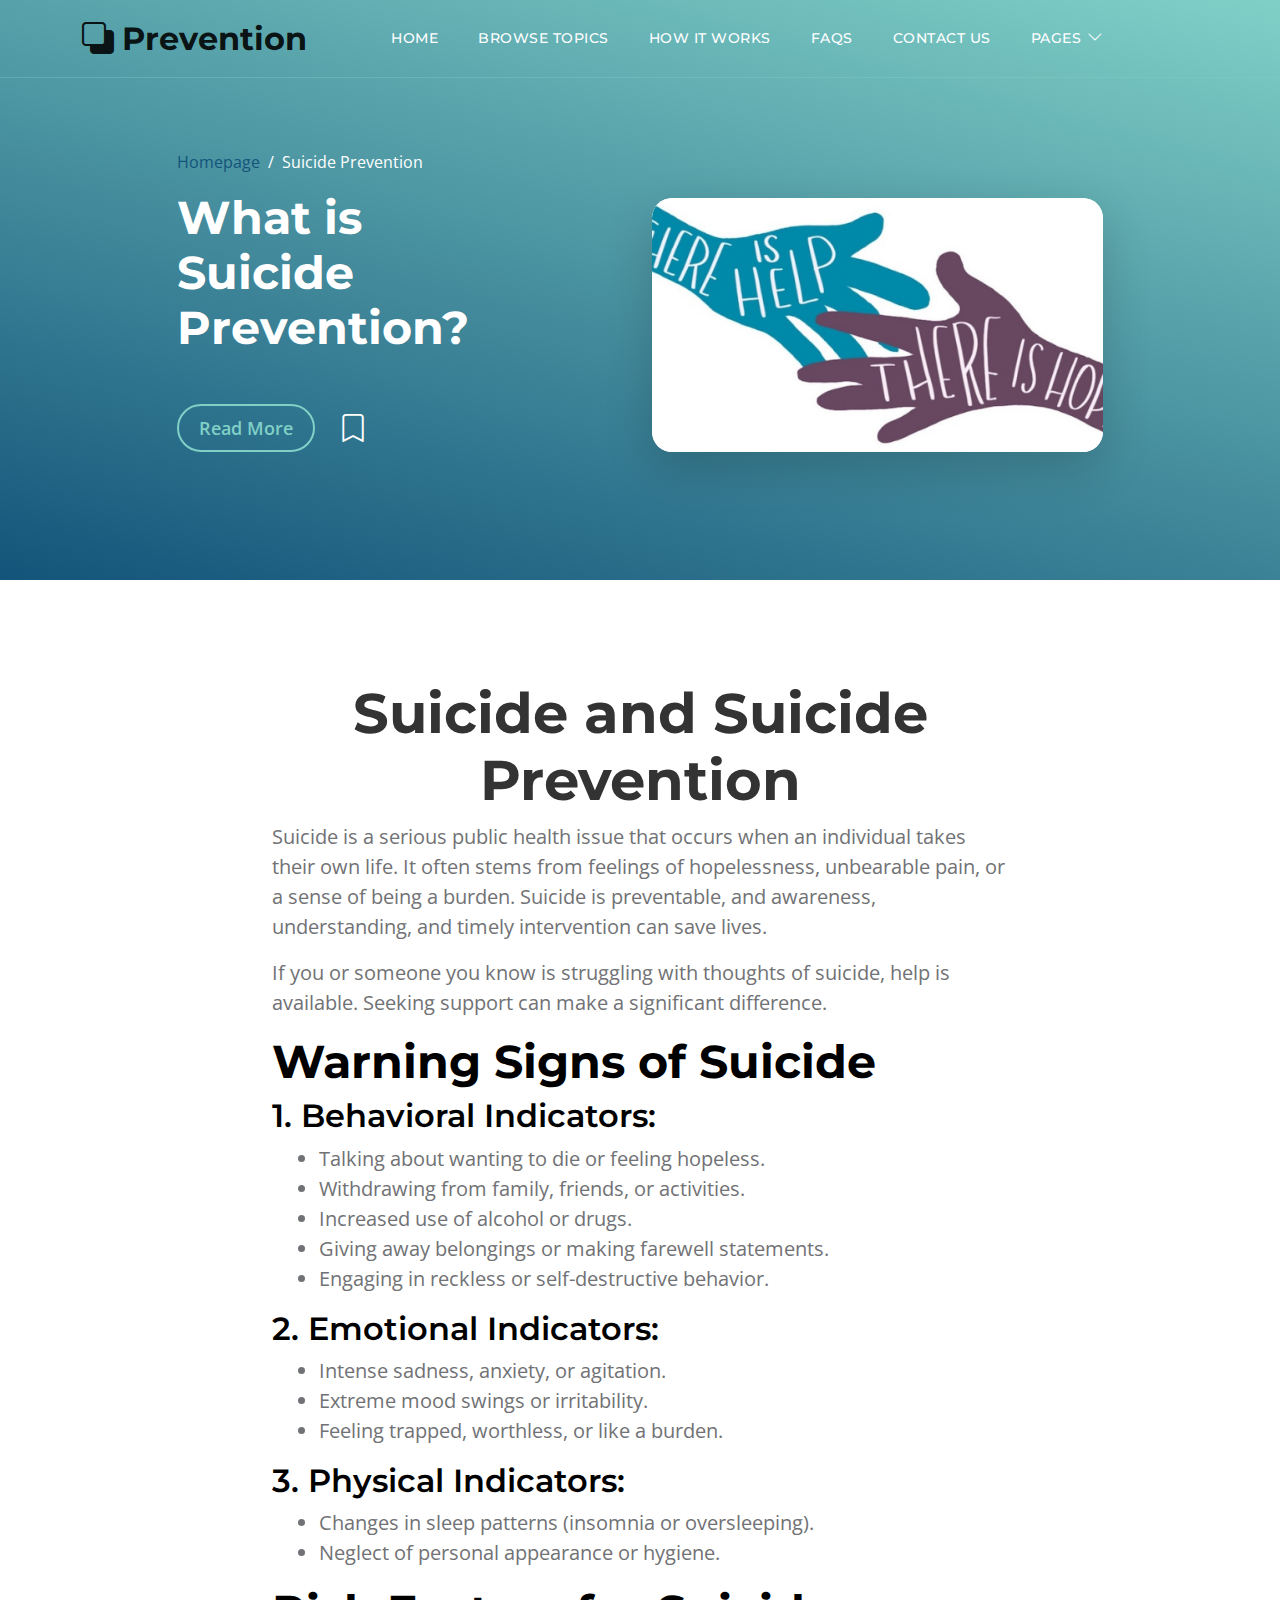
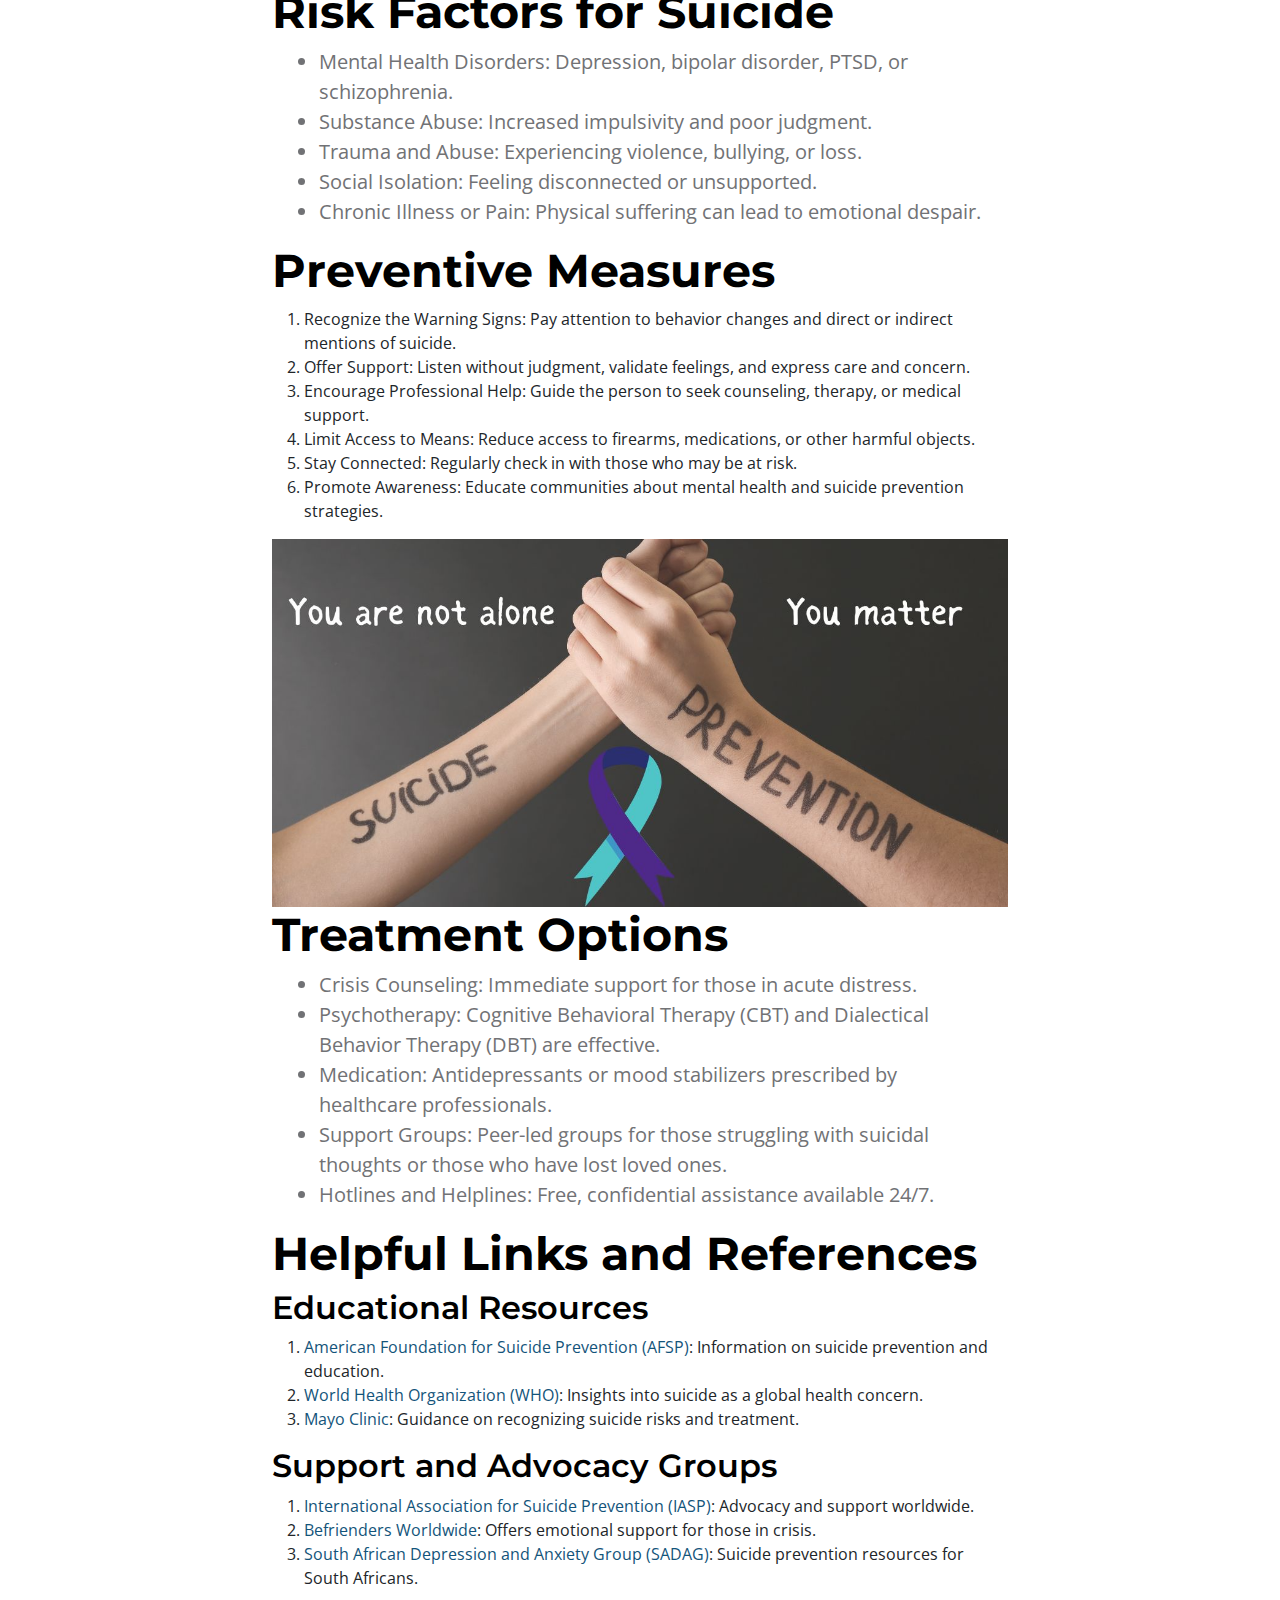
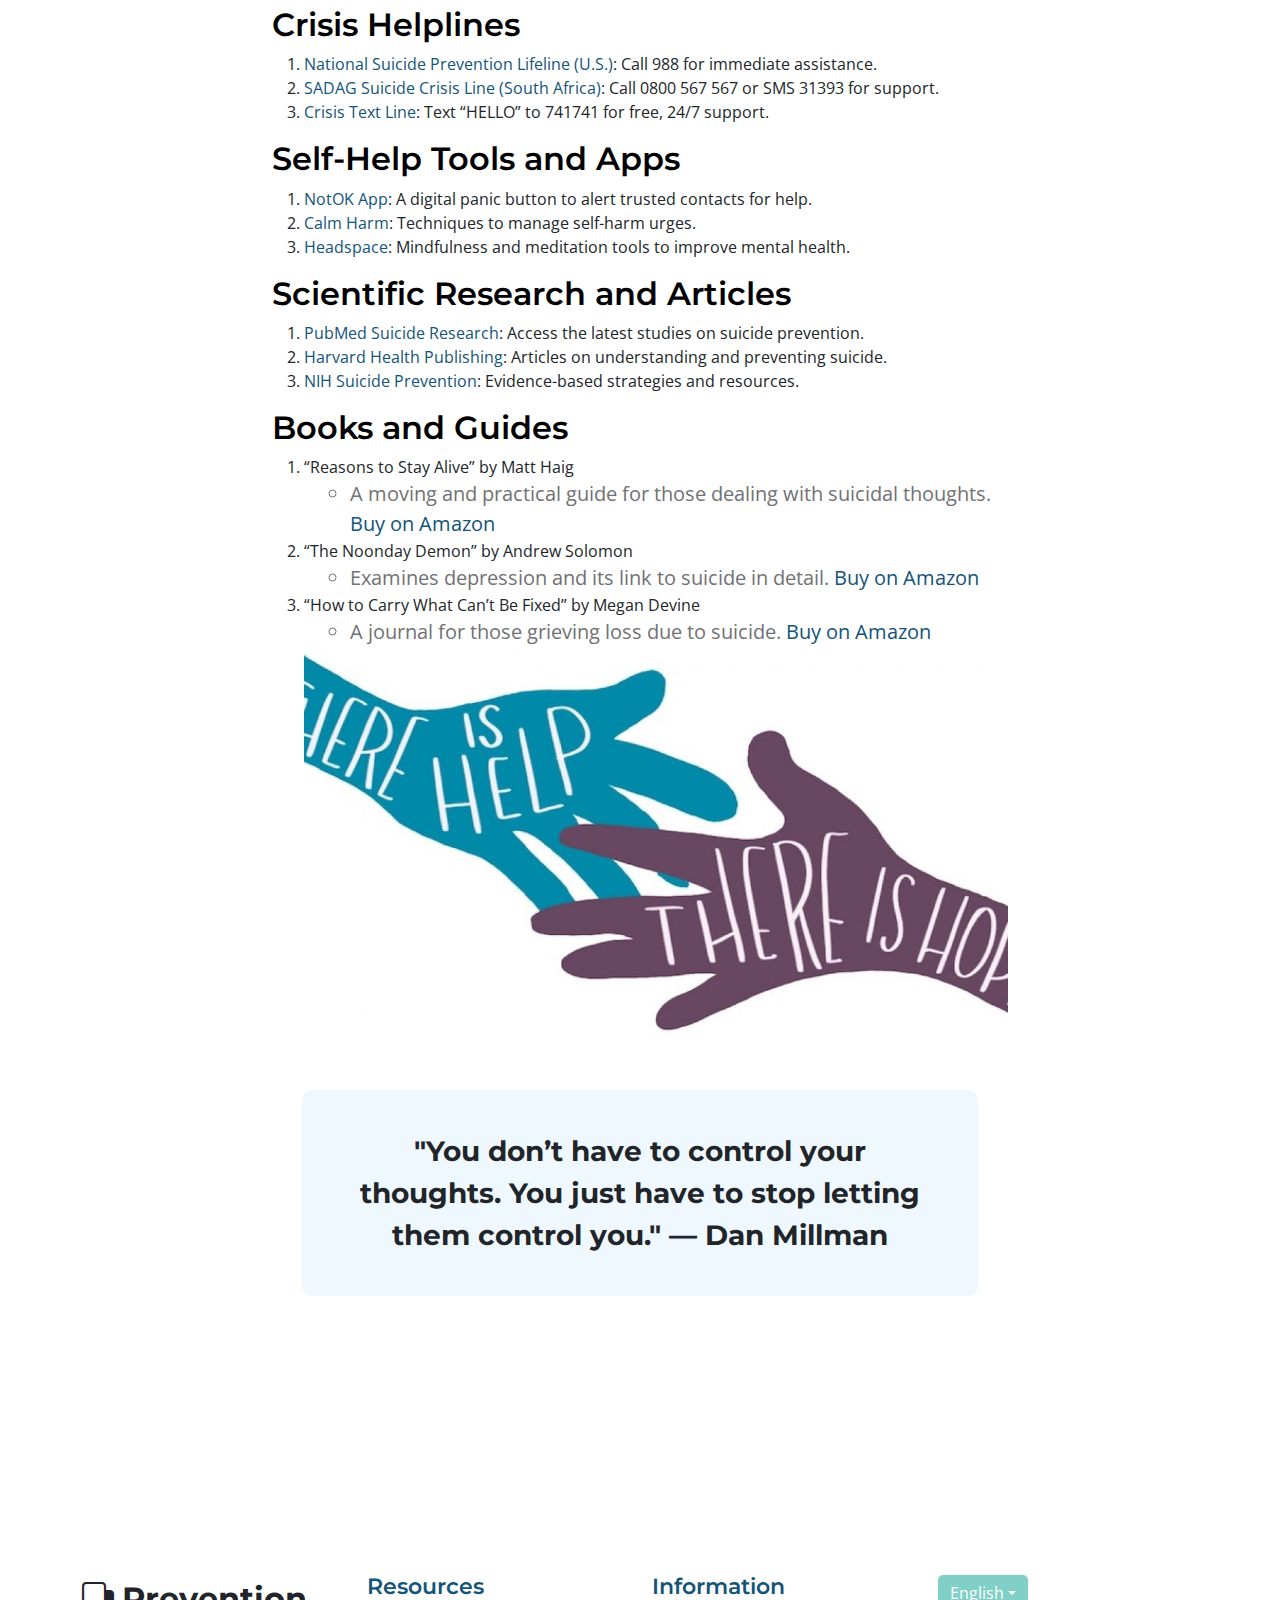
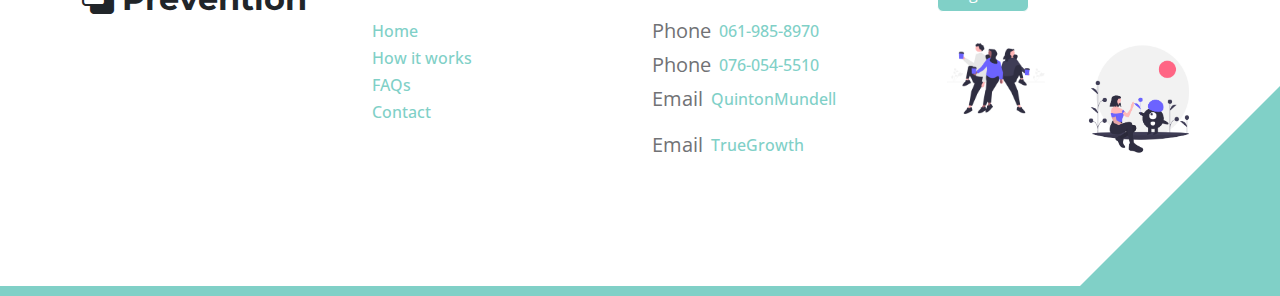
<file: suicide.html>
<!doctype html>
<html lang="en">
    <head>
        <meta charset="utf-8">
        <meta name="viewport" content="width=device-width, initial-scale=1">

        <meta name="description" content="">
        <meta name="author" content="">

        <title>Suicide and Suicide Prevention</title>

        <!-- CSS FILES -->        
        <link rel="preconnect" href="https://fonts.googleapis.com">
        
        <link rel="preconnect" href="https://fonts.gstatic.com" crossorigin>

        <link href="https://fonts.googleapis.com/css2?family=Montserrat:wght@500;600;700&family=Open+Sans&display=swap" rel="stylesheet">
                        
        <link href="css/bootstrap.min.css" rel="stylesheet">

        <link href="css/bootstrap-icons.css" rel="stylesheet">

        <link href="css/styles.css" rel="stylesheet">
<!--



-->
    </head>
    
    <body id="top">

        <main>

            <nav class="navbar navbar-expand-lg">
                <div class="container">
                    <a class="navbar-brand" href="index.html">
                        <i class="bi-back"></i>
                        <span>Prevention</span>
                    </a>

                    <div class="d-lg-none ms-auto me-4">
                        <a href="#top" class="navbar-icon bi-person smoothscroll"></a>
                    </div>
    
                    <button class="navbar-toggler" type="button" data-bs-toggle="collapse" data-bs-target="#navbarNav" aria-controls="navbarNav" aria-expanded="false" aria-label="Toggle navigation">
                        <span class="navbar-toggler-icon"></span>
                    </button>
    
                    <div class="collapse navbar-collapse" id="navbarNav">
                        <ul class="navbar-nav ms-lg-5 me-lg-auto">
                            <li class="nav-item">
                                <a class="nav-link click-scroll" href="index.html#section_1">Home</a>
                            </li>

                            <li class="nav-item">
                                <a class="nav-link click-scroll" href="index.html#section_2">Browse Topics</a>
                            </li>
    
                            <li class="nav-item">
                                <a class="nav-link click-scroll" href="index.html#section_3">How it works</a>
                            </li>

                            <li class="nav-item">
                                <a class="nav-link click-scroll" href="index.html#section_4">FAQs</a>
                            </li>
                            <li class="nav-item">
                                <a class="nav-link click-scroll" href="#section_5">Contact Us</a>
                            </li>
                            <li class="nav-item dropdown">
                                <a class="nav-link dropdown-toggle" href="#" id="navbarLightDropdownMenuLink" role="button" data-bs-toggle="dropdown" aria-expanded="false">Pages</a>

                                <ul class="dropdown-menu dropdown-menu-light" aria-labelledby="navbarLightDropdownMenuLink">
                                    <li><a class="dropdown-item" href="index.html#section_6">Pricing</a></li>

                                    <li><a class="dropdown-item" href="https://docs.google.com/forms/d/1Pw0m9GH0OPl3ILTzEzoxxY5FajqtlQogDo6DqcIE5go/edit">Join the Team!</a></li>
                                </ul>
                            </li>
                        </ul>
                       
                    </div>
                </div>
            </nav>
            

            <header class="site-header d-flex flex-column justify-content-center align-items-center">
                <div class="container">
                    <div class="row justify-content-center align-items-center">

                        <div class="col-lg-5 col-12 mb-5">
                            <nav aria-label="breadcrumb">
                                <ol class="breadcrumb">
                                    <li class="breadcrumb-item"><a href="index.html">Homepage</a></li>

                                    <li class="breadcrumb-item active" aria-current="page">Suicide Prevention</li>
                                </ol>
                            </nav>

                            <h2 class="text-white">What is <br>Suicide Prevention? </h2>

                            <div class="d-flex align-items-center mt-5">
                                <a href="#topics-detail" class="btn custom-btn custom-border-btn smoothscroll me-4">Read More</a>

                                <a href="#top" class="custom-icon bi-bookmark smoothscroll"></a>
                            </div>
                        </div>

                        <div class="col-lg-5 col-12">
                            <div class="topics-detail-block bg-white shadow-lg">
                                <img src="/images/sp2.jpg" class="topics-detail-block-image img-fluid">
                            </div>
                        </div>

                    </div>
                </div>
            </header>


            <section class="topics-detail-section section-padding" id="topics-detail">
                <div class="container">
                    <div class="row">

                        <div class="col-lg-8 col-12 m-auto">

                            <section>
                                <h1>Suicide and Suicide Prevention</h1>
                                <p>Suicide is a serious public health issue that occurs when an individual takes their own life. It often stems from feelings of hopelessness, unbearable pain, or a sense of being a burden. Suicide is preventable, and awareness, understanding, and timely intervention can save lives.</p>
                                <p>If you or someone you know is struggling with thoughts of suicide, help is available. Seeking support can make a significant difference.</p>
                            
                                <h2>Warning Signs of Suicide</h2>
                                <h3>1. Behavioral Indicators:</h3>
                                <ul>
                                    <li>Talking about wanting to die or feeling hopeless.</li>
                                    <li>Withdrawing from family, friends, or activities.</li>
                                    <li>Increased use of alcohol or drugs.</li>
                                    <li>Giving away belongings or making farewell statements.</li>
                                    <li>Engaging in reckless or self-destructive behavior.</li>
                                </ul>
                                
                                <h3>2. Emotional Indicators:</h3>
                                <ul>
                                    <li>Intense sadness, anxiety, or agitation.</li>
                                    <li>Extreme mood swings or irritability.</li>
                                    <li>Feeling trapped, worthless, or like a burden.</li>
                                </ul>
                                
                                <h3>3. Physical Indicators:</h3>
                                <ul>
                                    <li>Changes in sleep patterns (insomnia or oversleeping).</li>
                                    <li>Neglect of personal appearance or hygiene.</li>
                                </ul>
                            
                                <h2>Risk Factors for Suicide</h2>
                                <ul>
                                    <li>Mental Health Disorders: Depression, bipolar disorder, PTSD, or schizophrenia.</li>
                                    <li>Substance Abuse: Increased impulsivity and poor judgment.</li>
                                    <li>Trauma and Abuse: Experiencing violence, bullying, or loss.</li>
                                    <li>Social Isolation: Feeling disconnected or unsupported.</li>
                                    <li>Chronic Illness or Pain: Physical suffering can lead to emotional despair.</li>
                                </ul>
                            
                                <h2>Preventive Measures</h2>
                                <ol>
                                    <li>Recognize the Warning Signs: Pay attention to behavior changes and direct or indirect mentions of suicide.</li>
                                    <li>Offer Support: Listen without judgment, validate feelings, and express care and concern.</li>
                                    <li>Encourage Professional Help: Guide the person to seek counseling, therapy, or medical support.</li>
                                    <li>Limit Access to Means: Reduce access to firearms, medications, or other harmful objects.</li>
                                    <li>Stay Connected: Regularly check in with those who may be at risk.</li>
                                    <li>Promote Awareness: Educate communities about mental health and suicide prevention strategies.</li>
                                </ol>
                                <img src="images/sp1.jpg" width="100%" height="75%">
                                <h2>Treatment Options</h2>
                                <ul>
                                    <li>Crisis Counseling: Immediate support for those in acute distress.</li>
                                    <li>Psychotherapy: Cognitive Behavioral Therapy (CBT) and Dialectical Behavior Therapy (DBT) are effective.</li>
                                    <li>Medication: Antidepressants or mood stabilizers prescribed by healthcare professionals.</li>
                                    <li>Support Groups: Peer-led groups for those struggling with suicidal thoughts or those who have lost loved ones.</li>
                                    <li>Hotlines and Helplines: Free, confidential assistance available 24/7.</li>
                                </ul>
                            
                                <h2>Helpful Links and References</h2>
                                <h3>Educational Resources</h3>
                                <ol>
                                    <li><a href="https://afsp.org">American Foundation for Suicide Prevention (AFSP)</a>: Information on suicide prevention and education.</li>
                                    <li><a href="https://www.who.int/health-topics/suicide">World Health Organization (WHO)</a>: Insights into suicide as a global health concern.</li>
                                    <li><a href="https://www.mayoclinic.org/diseases-conditions/suicidal-thoughts/symptoms-causes/syc-20366033">Mayo Clinic</a>: Guidance on recognizing suicide risks and treatment.</li>
                                </ol>
                            
                                <h3>Support and Advocacy Groups</h3>
                                <ol>
                                    <li><a href="https://www.iasp.info">International Association for Suicide Prevention (IASP)</a>: Advocacy and support worldwide.</li>
                                    <li><a href="https://www.befrienders.org">Befrienders Worldwide</a>: Offers emotional support for those in crisis.</li>
                                    <li><a href="https://www.sadag.org">South African Depression and Anxiety Group (SADAG)</a>: Suicide prevention resources for South Africans.</li>
                             
                                </ol>
                            
                                <h3>Crisis Helplines</h3>
                                <ol>
                                    <li><a href="https://suicidepreventionlifeline.org">National Suicide Prevention Lifeline (U.S.)</a>: Call 988 for immediate assistance.</li>
                                    <li><a href="https://www.sadag.org">SADAG Suicide Crisis Line (South Africa)</a>: Call 0800 567 567 or SMS 31393 for support.</li>
                                    <li><a href="https://www.crisistextline.org">Crisis Text Line</a>: Text “HELLO” to 741741 for free, 24/7 support.</li>
                                </ol>
                            
                                <h3>Self-Help Tools and Apps</h3>
                                <ol>
                                    <li><a href="https://www.notokapp.com">NotOK App</a>: A digital panic button to alert trusted contacts for help.</li>
                                    <li><a href="https://calmharm.co.uk">Calm Harm</a>: Techniques to manage self-harm urges.</li>
                                    <li><a href="https://www.headspace.com">Headspace</a>: Mindfulness and meditation tools to improve mental health.</li>
                                </ol>
                            
                                <h3>Scientific Research and Articles</h3>
                                <ol>
                                    <li><a href="https://pubmed.ncbi.nlm.nih.gov/">PubMed Suicide Research</a>: Access the latest studies on suicide prevention.</li>
                                    <li><a href="https://www.health.harvard.edu">Harvard Health Publishing</a>: Articles on understanding and preventing suicide.</li>
                                    <li><a href="https://www.nih.gov">NIH Suicide Prevention</a>: Evidence-based strategies and resources.</li>
                                </ol>
                            
                                <h3>Books and Guides</h3>
                                <ol>
                                    <li>“Reasons to Stay Alive” by Matt Haig
                                        <ul>
                                            <li>A moving and practical guide for those dealing with suicidal thoughts. <a href="https://www.amazon.com">Buy on Amazon</a></li>
                                        </ul>
                                    </li>
                                    <li>“The Noonday Demon” by Andrew Solomon
                                        <ul>
                                            <li>Examines depression and its link to suicide in detail. <a href="https://www.amazon.com">Buy on Amazon</a></li>
                                        </ul>
                                    </li>
                                    <li>“How to Carry What Can’t Be Fixed” by Megan Devine
                                        <ul>
                                            <li>A journal for those grieving loss due to suicide. <a href="https://www.amazon.com">Buy on Amazon</a></li>
                                        </ul>
                                    </li>
                                    <img src="images/sp2.jpg" width="100%" height="75%">
                                </ol>
                            </section>
                            
                            <blockquote>
                                "You don’t have to control your thoughts. You just have to stop letting them control you." — Dan Millman
                            </blockquote>

                            <div class="row my-4">
                              

                                
                            </div>
                            </div>

                    </div>
                </div>
            </section>


            
        </main>
		
        <footer class="site-footer section-padding">
            <div class="container">
                <div class="row">

                    <div class="col-lg-3 col-12 mb-4 pb-2">
                        <a class="navbar-brand mb-2" href="index.html">
                            <i class="bi-back"></i>
                            <span>Prevention</span>
                        </a>
                    </div>

                    <div class="col-lg-3 col-md-4 col-6">
                        <h6 class="site-footer-title mb-3">Resources</h6>

                        <ul class="site-footer-links">
                            <li class="site-footer-link-item">
                                <a href="#" class="site-footer-link">Home</a>
                            </li>

                            <li class="site-footer-link-item">
                                <a href="#" class="site-footer-link">How it works</a>
                            </li>

                            <li class="site-footer-link-item">
                                <a href="#" class="site-footer-link">FAQs</a>
                            </li>

                            <li class="site-footer-link-item">
                                <a href="#" class="site-footer-link">Contact</a>
                            </li>
                        </ul>
                    </div>

                    <div class="col-lg-3 col-md-4 col-6 mb-4 mb-lg-0">
                        <h6 class="site-footer-title mb-3">Information</h6>

                        <p class="d-flex align-items-center mb-1">
                            <span class="me-2">Phone</span>

                            <a href="tel: 061-985-8970" class="site-footer-link">
                                061-985-8970
                            </a>
                        </p>
                        <p class="d-flex align-items-center mb-1">
                            <span class="me-2">Phone</span>

                            <a href="tel: 076-054-5510" class="site-footer-link">
                                076-054-5510
                            </a>
                        </p>

                        <p class="d-flex align-items-center">
                            <span class="me-2">Email</span>
                            

                            <a href="mailto:admin@quintonmundell.com" class="site-footer-link">
                                QuintonMundell
                            </a>
                        </p>
                        <p class="d-flex align-items-center">
                            <span class="me-2">Email</span>

                            <a href="mailto:truegrowthcounselling@talc.co.za" class="site-footer-link">
                                TrueGrowth
                            </a>
                        </p>
                    </div>

                    <div class="col-lg-3 col-md-4 col-12 mt-4 mt-lg-0 ms-auto">
                        <div class="dropdown">
                            <button class="btn btn-secondary dropdown-toggle" type="button" data-bs-toggle="dropdown" aria-expanded="false">
                            English</button>

                            <ul class="dropdown-menu">
                                <li><button class="dropdown-item" type="button">Afrikaans</button></li>

                            </ul>
                        </div>
                        <div class="row my-4">
                            <div class="col-lg-6 col-md-6 col-12">
                                <img src="images/undraw_coffee-with-friends_ocg2.png" class="topics-detail-block-image img-fluid">
                            </div>

                            <div class="col-lg-6 col-md-6 col-12 mt-4 mt-lg-0 mt-md-0">
                                <img src="images/undraw_different-love_58hd.png" class="topics-detail-block-image img-fluid">
                            </div>
                        </div>
                        
                        
                    </div>

                </div>
            </div>
        </footer>

        <!-- JAVASCRIPT FILES -->
        <script src="js/jquery.min.js"></script>
        <script src="js/bootstrap.bundle.min.js"></script>
        <script src="js/jquery.sticky.js"></script>
        <script src="js/custom.js"></script>

    </body>
</html>
</file>
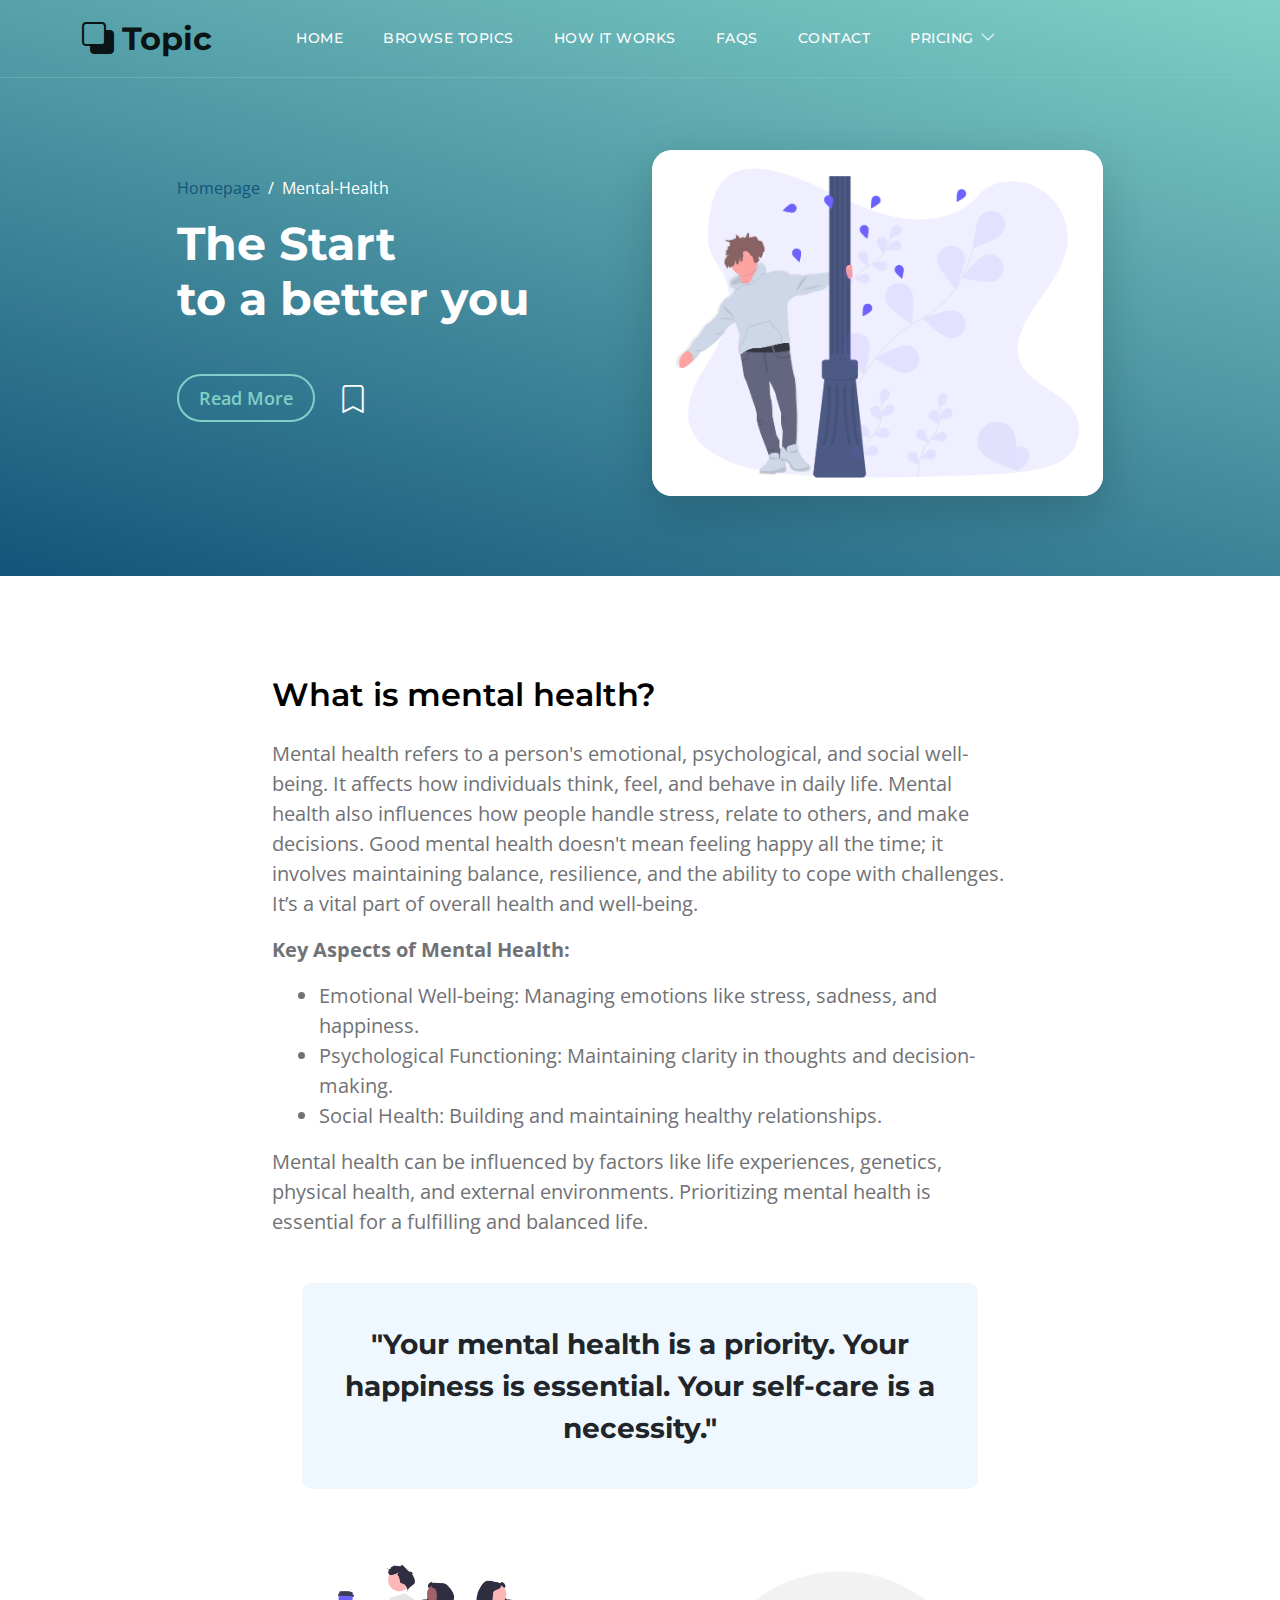
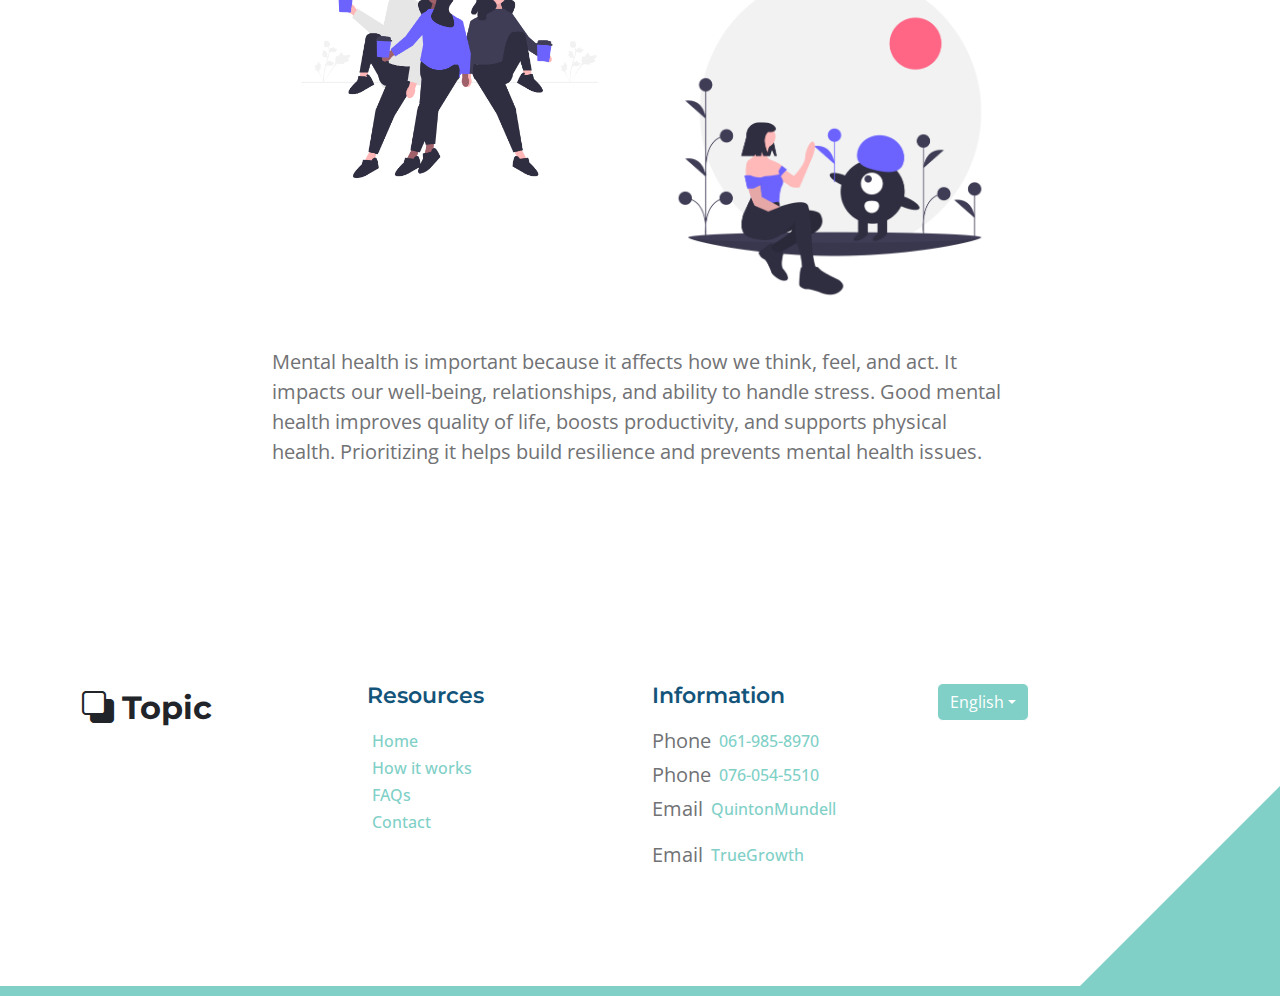
<file: topics-detail.html>
<!doctype html>
<html lang="en">
    <head>
        <meta charset="utf-8">
        <meta name="viewport" content="width=device-width, initial-scale=1">

        <meta name="description" content="">
        <meta name="author" content="">

        <title>Topic Detail Page</title>

        <!-- CSS FILES -->        
        <link rel="preconnect" href="https://fonts.googleapis.com">
        
        <link rel="preconnect" href="https://fonts.gstatic.com" crossorigin>

        <link href="https://fonts.googleapis.com/css2?family=Montserrat:wght@500;600;700&family=Open+Sans&display=swap" rel="stylesheet">
                        
        <link href="css/bootstrap.min.css" rel="stylesheet">

        <link href="css/bootstrap-icons.css" rel="stylesheet">

        <link href="css/styles.css" rel="stylesheet">
<!--



-->
    </head>
    
    <body id="top">

        <main>

            <nav class="navbar navbar-expand-lg">
                <div class="container">
                    <a class="navbar-brand" href="index.html">
                        <i class="bi-back"></i>
                        <span>Topic</span>
                    </a>

                    <div class="d-lg-none ms-auto me-4">
                        <a href="#top" class="navbar-icon bi-person smoothscroll"></a>
                    </div>
    
                    <button class="navbar-toggler" type="button" data-bs-toggle="collapse" data-bs-target="#navbarNav" aria-controls="navbarNav" aria-expanded="false" aria-label="Toggle navigation">
                        <span class="navbar-toggler-icon"></span>
                    </button>
    
                    <div class="collapse navbar-collapse" id="navbarNav">
                        <ul class="navbar-nav ms-lg-5 me-lg-auto">
                            <li class="nav-item">
                                <a class="nav-link click-scroll" href="index.html#section_1">Home</a>
                            </li>

                            <li class="nav-item">
                                <a class="nav-link click-scroll" href="index.html#section_2">Browse Topics</a>
                            </li>
    
                            <li class="nav-item">
                                <a class="nav-link click-scroll" href="index.html#section_3">How it works</a>
                            </li>

                            <li class="nav-item">
                                <a class="nav-link click-scroll" href="index.html#section_4">FAQs</a>
                            </li>
    
                            <li class="nav-item">
                                <a class="nav-link click-scroll" href="index.html#section_5">Contact</a>
                            </li>

                            <li class="nav-item dropdown">
                                <a class="nav-link dropdown-toggle" href="#section_5" id="navbarLightDropdownMenuLink" role="button" data-bs-toggle="dropdown" aria-expanded="false">Pricing</a>

                                <ul class="dropdown-menu dropdown-menu-light" aria-labelledby="navbarLightDropdownMenuLink">
                                    

                                    <li><a class="dropdown-item" href="contact.html">Pricing</a></li>
                                </ul>
                            </li>
                        </ul>

                       
                    </div>
                </div>
            </nav>
            

            <header class="site-header d-flex flex-column justify-content-center align-items-center">
                <div class="container">
                    <div class="row justify-content-center align-items-center">

                        <div class="col-lg-5 col-12 mb-5">
                            <nav aria-label="breadcrumb">
                                <ol class="breadcrumb">
                                    <li class="breadcrumb-item"><a href="index.html">Homepage</a></li>

                                    <li class="breadcrumb-item active" aria-current="page">Mental-Health</li>
                                </ol>
                            </nav>

                            <h2 class="text-white">The Start <br> to a better you</h2>

                            <div class="d-flex align-items-center mt-5">
                                <a href="#topics-detail" class="btn custom-btn custom-border-btn smoothscroll me-4">Read More</a>

                                <a href="#top" class="custom-icon bi-bookmark smoothscroll"></a>
                            </div>
                        </div>

                        <div class="col-lg-5 col-12">
                            <div class="topics-detail-block bg-white shadow-lg">
                                <img src="images/topics/undraw_young-and-happy_ihtu.png" class="topics-detail-block-image img-fluid">
                            </div>
                        </div>

                    </div>
                </div>
            </header>


            <section class="topics-detail-section section-padding" id="topics-detail">
                <div class="container">
                    <div class="row">

                        <div class="col-lg-8 col-12 m-auto">
                            <h3 class="mb-4">What is mental health?</h3>

                            <p>Mental health refers to a person's emotional, psychological, and social well-being. It affects how individuals think, feel, and behave in daily life. Mental health also influences how people handle stress, relate to others, and make decisions.

                                Good mental health doesn't mean feeling happy all the time; it involves maintaining balance, resilience, and the ability to cope with challenges. It’s a vital part of overall health and well-being.</p>

                            <p><strong>Key Aspects of Mental Health:</strong></p>
                            <p><ul>
                                <li>
                                    Emotional Well-being: Managing emotions like stress, sadness, and happiness.
                                </li>
                                <li>
                                    Psychological Functioning: Maintaining clarity in thoughts and decision-making.
                                </li>
                                <li>
                                    Social Health: Building and maintaining healthy relationships.
                                </li>
                            </ul>
                        </p>
                        <p>
                            Mental health can be influenced by factors like life experiences, genetics, physical health, and external environments. Prioritizing mental health is essential for a fulfilling and balanced life.
                        </p>
                            <blockquote>
                                "Your mental health is a priority. Your happiness is essential. Your self-care is a necessity."
                            </blockquote>

                            <div class="row my-4">
                                <div class="col-lg-6 col-md-6 col-12">
                                    <img src="images/undraw_coffee-with-friends_ocg2.png" class="topics-detail-block-image img-fluid">
                                </div>

                                <div class="col-lg-6 col-md-6 col-12 mt-4 mt-lg-0 mt-md-0">
                                    <img src="images/undraw_different-love_58hd.png" class="topics-detail-block-image img-fluid">
                                </div>
                            </div>
                            <p>Mental health is important because it affects how we think, feel, and act. It impacts our well-being, relationships, and ability to handle stress. Good mental health improves quality of life, boosts productivity, and supports physical health. Prioritizing it helps build resilience and prevents mental health issues.</p>
                            </div>

                    </div>
                </div>
            </section>


            
        </main>
		
        <footer class="site-footer section-padding">
            <div class="container">
                <div class="row">

                    <div class="col-lg-3 col-12 mb-4 pb-2">
                        <a class="navbar-brand mb-2" href="index.html">
                            <i class="bi-back"></i>
                            <span>Topic</span>
                        </a>
                    </div>

                    <div class="col-lg-3 col-md-4 col-6">
                        <h6 class="site-footer-title mb-3">Resources</h6>

                        <ul class="site-footer-links">
                            <li class="site-footer-link-item">
                                <a href="#" class="site-footer-link">Home</a>
                            </li>

                            <li class="site-footer-link-item">
                                <a href="#" class="site-footer-link">How it works</a>
                            </li>

                            <li class="site-footer-link-item">
                                <a href="#" class="site-footer-link">FAQs</a>
                            </li>

                            <li class="site-footer-link-item">
                                <a href="#" class="site-footer-link">Contact</a>
                            </li>
                        </ul>
                    </div>

                    <div class="col-lg-3 col-md-4 col-6 mb-4 mb-lg-0">
                        <h6 class="site-footer-title mb-3">Information</h6>

                        <p class="d-flex align-items-center mb-1">
                            <span class="me-2">Phone</span>

                            <a href="tel: 061-985-8970" class="site-footer-link">
                                061-985-8970
                            </a>
                        </p>
                        <p class="d-flex align-items-center mb-1">
                            <span class="me-2">Phone</span>

                            <a href="tel: 076-054-5510" class="site-footer-link">
                                076-054-5510
                            </a>
                        </p>

                        <p class="d-flex align-items-center">
                            <span class="me-2">Email</span>
                            

                            <a href="mailto:admin@quintonmundell.com" class="site-footer-link">
                                QuintonMundell
                            </a>
                        </p>
                        <p class="d-flex align-items-center">
                            <span class="me-2">Email</span>

                            <a href="mailto:truegrowthcounselling@talc.co.za" class="site-footer-link">
                                TrueGrowth
                            </a>
                        </p>
                    </div>

                    <div class="col-lg-3 col-md-4 col-12 mt-4 mt-lg-0 ms-auto">
                        <div class="dropdown">
                            <button class="btn btn-secondary dropdown-toggle" type="button" data-bs-toggle="dropdown" aria-expanded="false">
                            English</button>

                            <ul class="dropdown-menu">
                                <li><button class="dropdown-item" type="button">Afrikaans</button></li>

                            </ul>
                        </div>

                        
                        
                    </div>

                </div>
            </div>
        </footer>

        <!-- JAVASCRIPT FILES -->
        <script src="js/jquery.min.js"></script>
        <script src="js/bootstrap.bundle.min.js"></script>
        <script src="js/jquery.sticky.js"></script>
        <script src="js/custom.js"></script>

    </body>
</html>
</file>
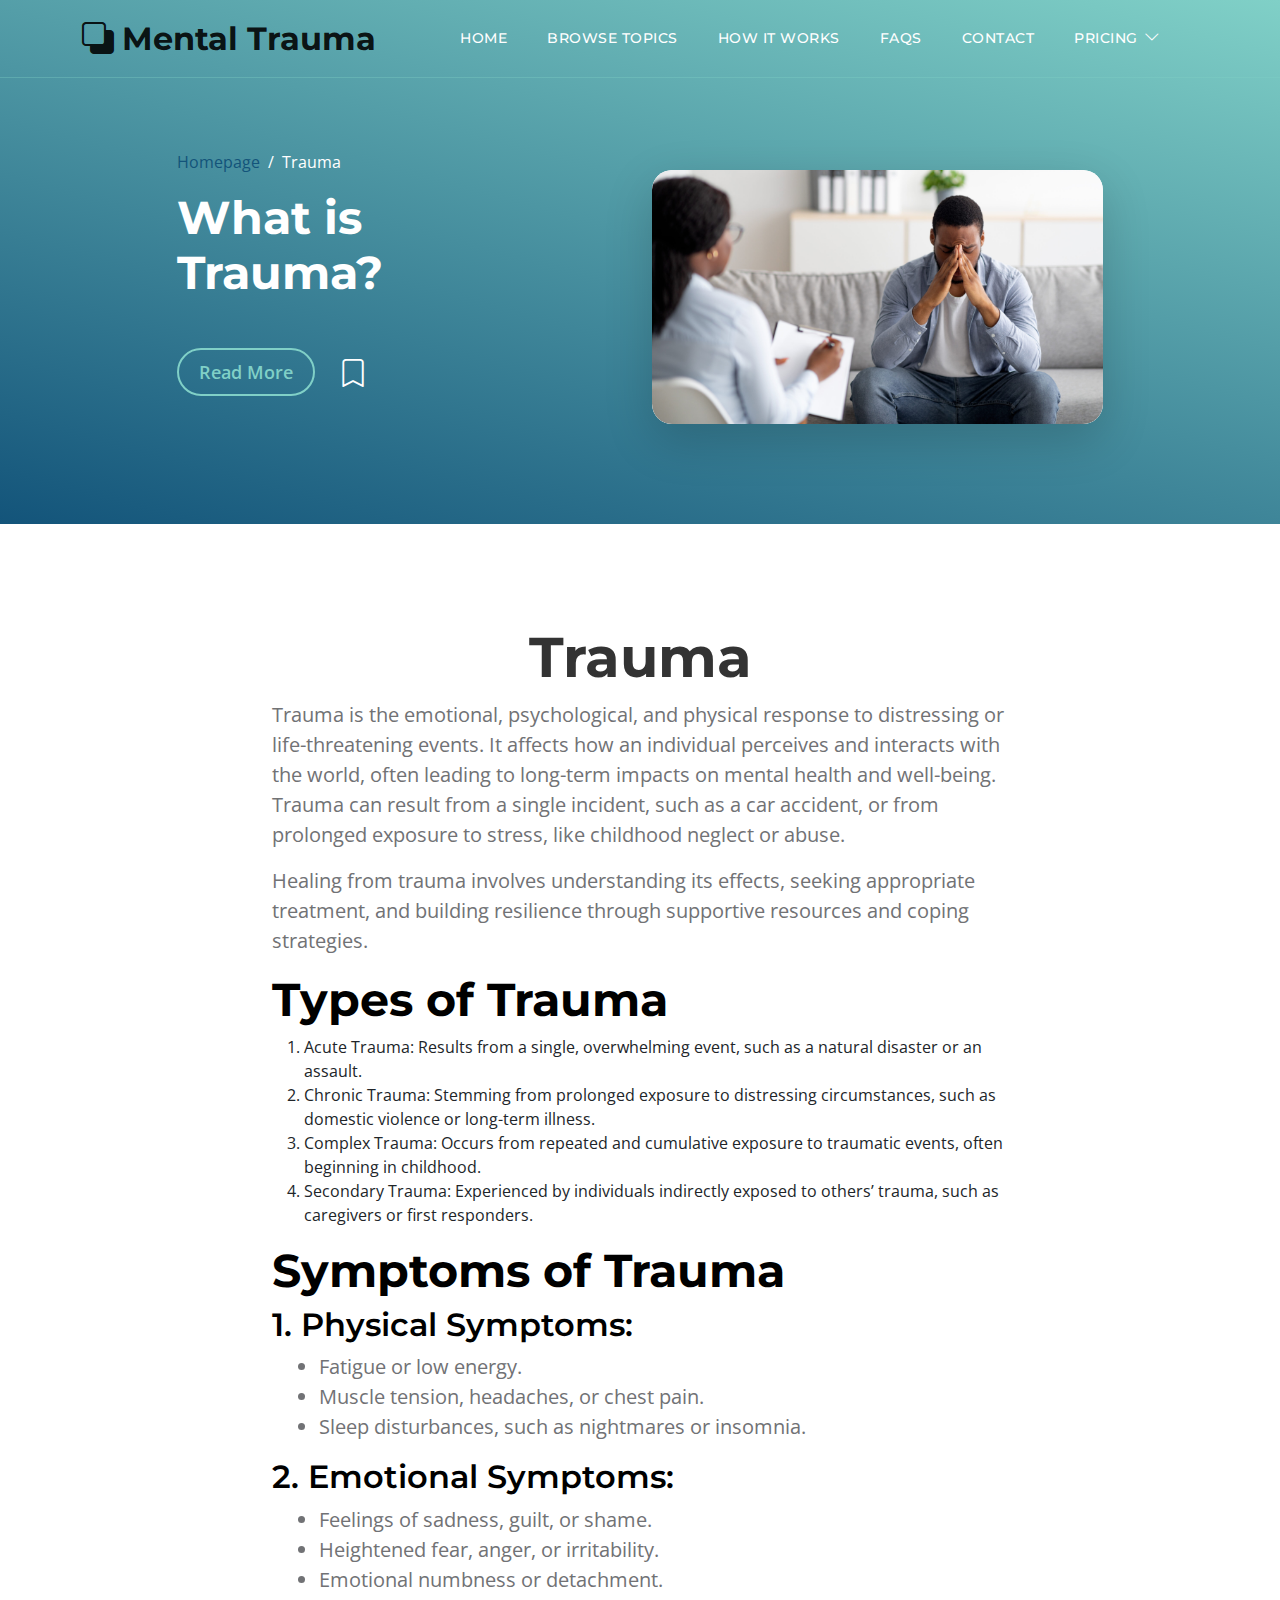
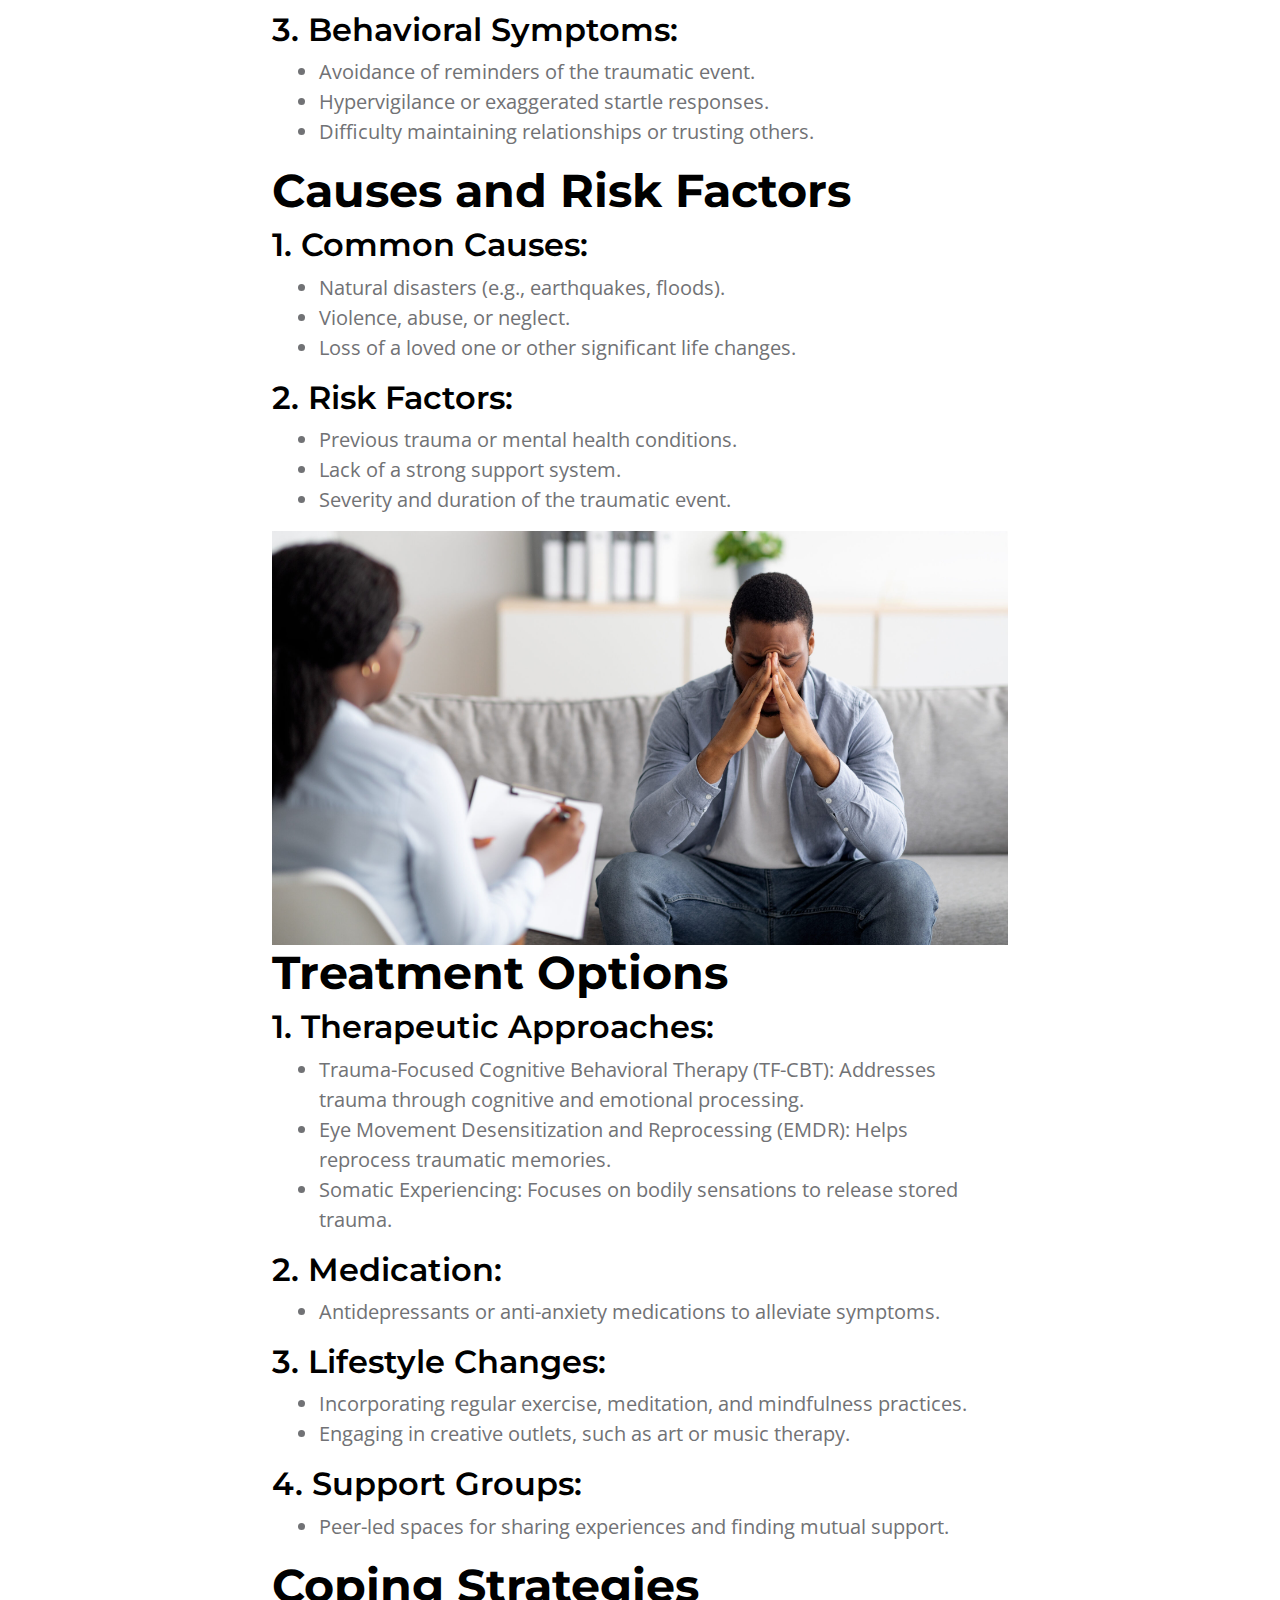
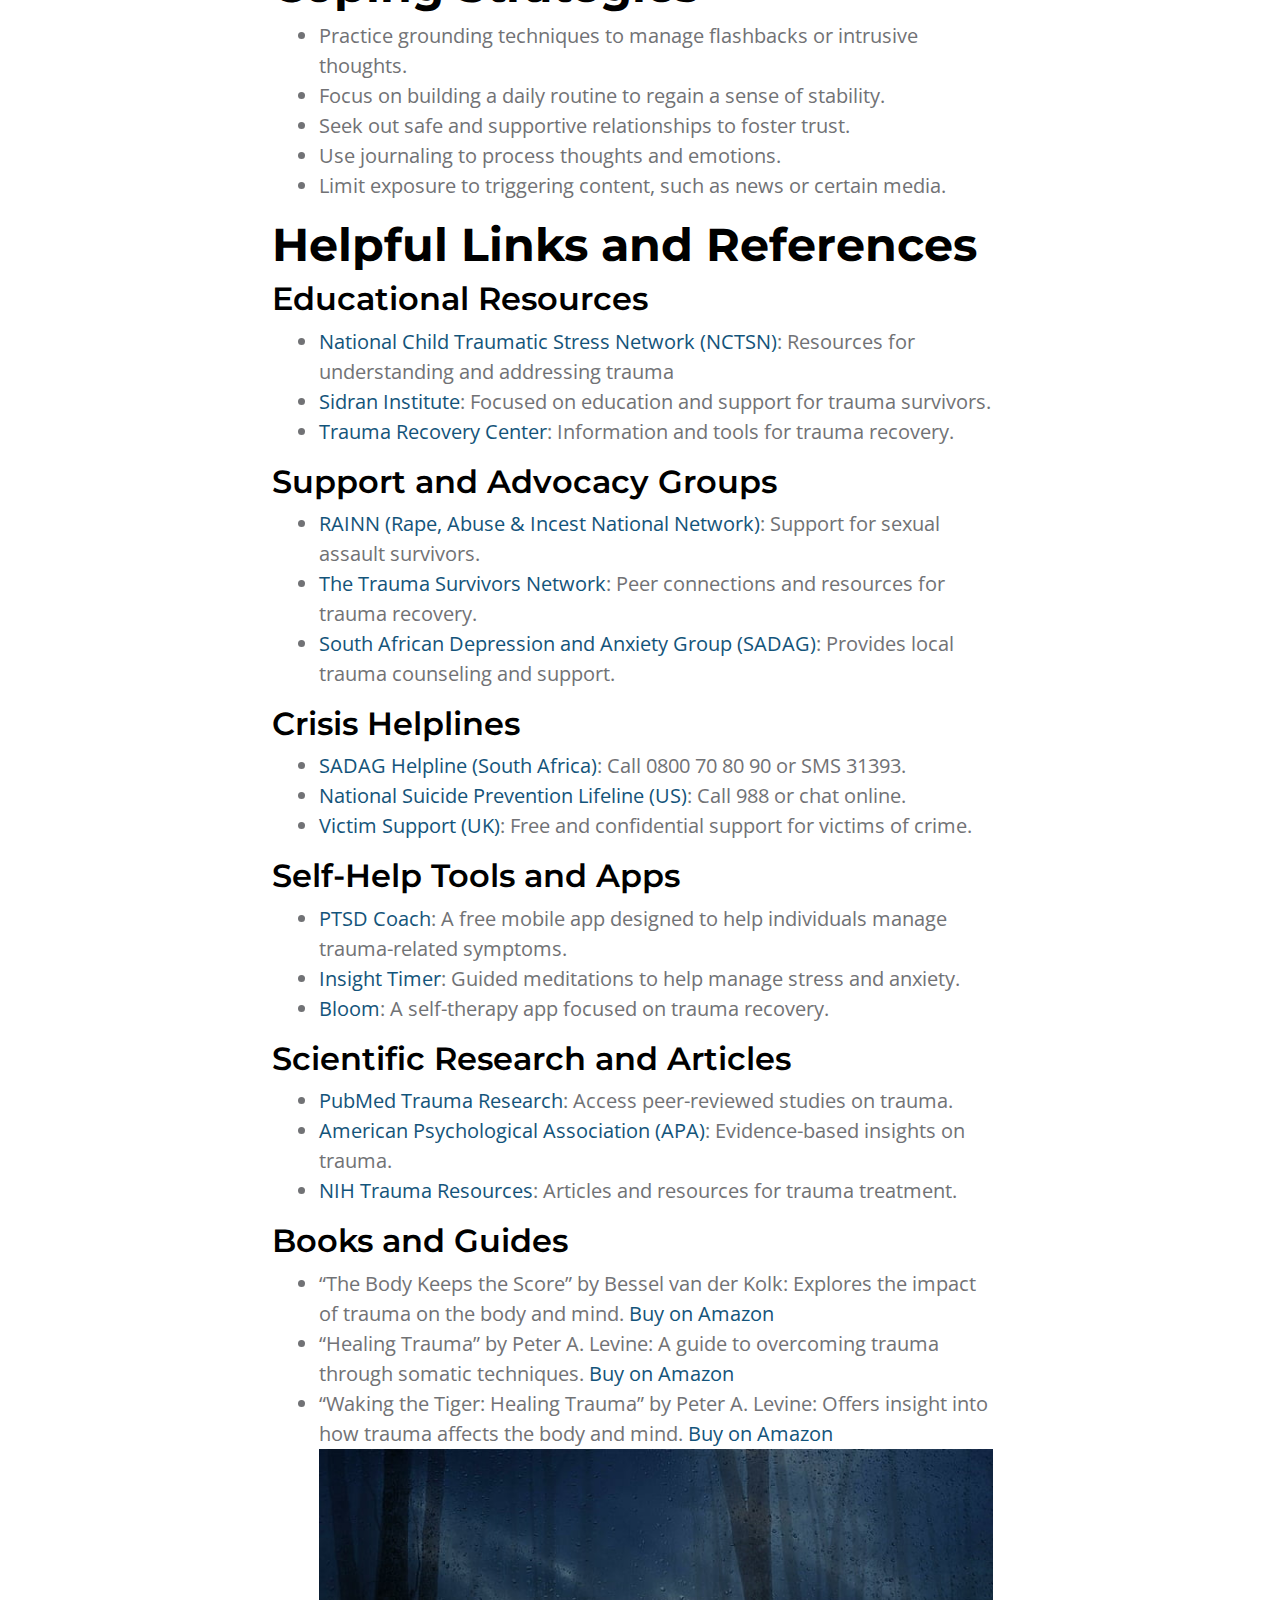
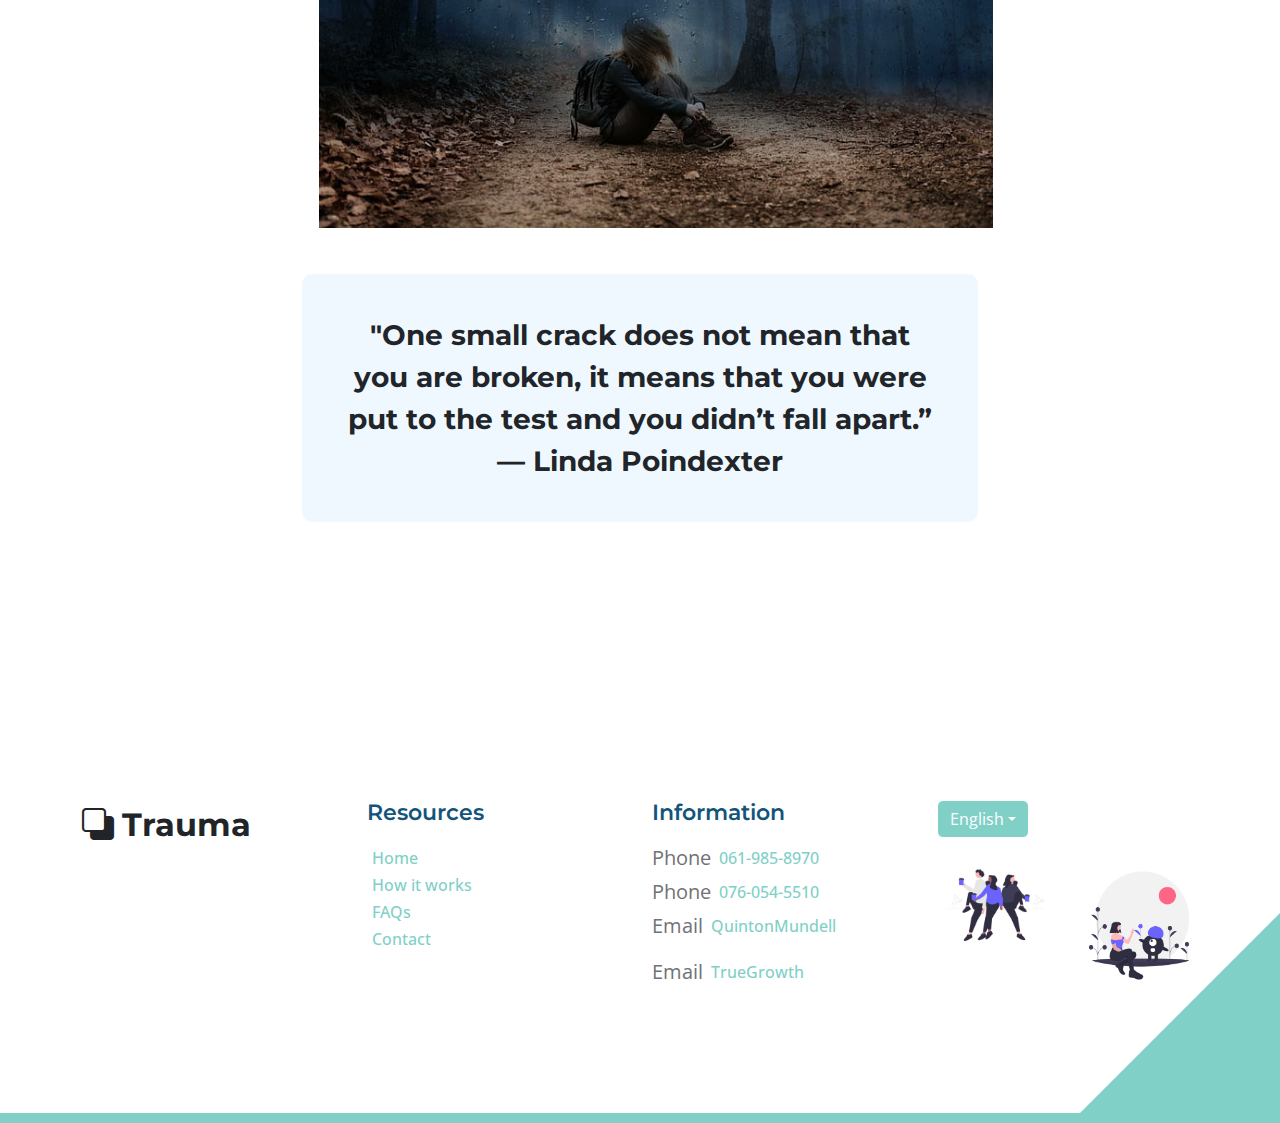
<file: trauma.html>
<!doctype html>
<html lang="en">
    <head>
        <meta charset="utf-8">
        <meta name="viewport" content="width=device-width, initial-scale=1">

        <meta name="description" content="">
        <meta name="author" content="">

        <title>Trauma</title>

        <!-- CSS FILES -->        
        <link rel="preconnect" href="https://fonts.googleapis.com">
        
        <link rel="preconnect" href="https://fonts.gstatic.com" crossorigin>

        <link href="https://fonts.googleapis.com/css2?family=Montserrat:wght@500;600;700&family=Open+Sans&display=swap" rel="stylesheet">
                        
        <link href="css/bootstrap.min.css" rel="stylesheet">

        <link href="css/bootstrap-icons.css" rel="stylesheet">

        <link href="css/styles.css" rel="stylesheet">
<!--



-->
    </head>
    
    <body id="top">

        <main>

            <nav class="navbar navbar-expand-lg">
                <div class="container">
                    <a class="navbar-brand" href="index.html">
                        <i class="bi-back"></i>
                        <span>Mental Trauma</span>
                    </a>

                    <div class="d-lg-none ms-auto me-4">
                        <a href="#top" class="navbar-icon bi-person smoothscroll"></a>
                    </div>
    
                    <button class="navbar-toggler" type="button" data-bs-toggle="collapse" data-bs-target="#navbarNav" aria-controls="navbarNav" aria-expanded="false" aria-label="Toggle navigation">
                        <span class="navbar-toggler-icon"></span>
                    </button>
    
                    <div class="collapse navbar-collapse" id="navbarNav">
                        <ul class="navbar-nav ms-lg-5 me-lg-auto">
                            <li class="nav-item">
                                <a class="nav-link click-scroll" href="index.html#section_1">Home</a>
                            </li>

                            <li class="nav-item">
                                <a class="nav-link click-scroll" href="index.html#section_2">Browse Topics</a>
                            </li>
    
                            <li class="nav-item">
                                <a class="nav-link click-scroll" href="index.html#section_3">How it works</a>
                            </li>

                            <li class="nav-item">
                                <a class="nav-link click-scroll" href="index.html#section_4">FAQs</a>
                            </li>
    
                            <li class="nav-item">
                                <a class="nav-link click-scroll" href="index.html#section_5">Contact</a>
                            </li>

                            <li class="nav-item dropdown">
                                <a class="nav-link dropdown-toggle" href="#section_5" id="navbarLightDropdownMenuLink" role="button" data-bs-toggle="dropdown" aria-expanded="false">Pricing</a>

                                <ul class="dropdown-menu dropdown-menu-light" aria-labelledby="navbarLightDropdownMenuLink">
                                    

                                    <li><a class="dropdown-item" href="contact.html">Pricing</a></li>
                                </ul>
                            </li>
                        </ul>

                       
                    </div>
                </div>
            </nav>
            

            <header class="site-header d-flex flex-column justify-content-center align-items-center">
                <div class="container">
                    <div class="row justify-content-center align-items-center">

                        <div class="col-lg-5 col-12 mb-5">
                            <nav aria-label="breadcrumb">
                                <ol class="breadcrumb">
                                    <li class="breadcrumb-item"><a href="index.html">Homepage</a></li>

                                    <li class="breadcrumb-item active" aria-current="page">Trauma</li>
                                </ol>
                            </nav>

                            <h2 class="text-white">What is <br>Trauma? </h2>

                            <div class="d-flex align-items-center mt-5">
                                <a href="#topics-detail" class="btn custom-btn custom-border-btn smoothscroll me-4">Read More</a>

                                <a href="#top" class="custom-icon bi-bookmark smoothscroll"></a>
                            </div>
                        </div>

                        <div class="col-lg-5 col-12">
                            <div class="topics-detail-block bg-white shadow-lg">
                                <img src="/images/tr1.jpg" class="topics-detail-block-image img-fluid">
                            </div>
                        </div>

                    </div>
                </div>
            </header>


            <section class="topics-detail-section section-padding" id="topics-detail">
                <div class="container">
                    <div class="row">

                        <div class="col-lg-8 col-12 m-auto">

                            <section id="trauma-information">
                                <h1>Trauma</h1>
                                <p>
                                    Trauma is the emotional, psychological, and physical response to distressing or life-threatening events. It affects how an individual perceives and interacts with the world, often leading to long-term impacts on mental health and well-being. Trauma can result from a single incident, such as a car accident, or from prolonged exposure to stress, like childhood neglect or abuse.
                                </p>
                                <p>
                                    Healing from trauma involves understanding its effects, seeking appropriate treatment, and building resilience through supportive resources and coping strategies.
                                </p>
                            
                                <h2>Types of Trauma</h2>
                                <ol>
                                    <li>Acute Trauma: Results from a single, overwhelming event, such as a natural disaster or an assault.</li>
                                    <li>Chronic Trauma: Stemming from prolonged exposure to distressing circumstances, such as domestic violence or long-term illness.</li>
                                    <li>Complex Trauma: Occurs from repeated and cumulative exposure to traumatic events, often beginning in childhood.</li>
                                    <li>Secondary Trauma: Experienced by individuals indirectly exposed to others’ trauma, such as caregivers or first responders.</li>
                                </ol>
                            
                                <h2>Symptoms of Trauma</h2>
                                <h3>1. Physical Symptoms:</h3>
                                <ul>
                                    <li>Fatigue or low energy.</li>
                                    <li>Muscle tension, headaches, or chest pain.</li>
                                    <li>Sleep disturbances, such as nightmares or insomnia.</li>
                                </ul>
                                <h3>2. Emotional Symptoms:</h3>
                                <ul>
                                    <li>Feelings of sadness, guilt, or shame.</li>
                                    <li>Heightened fear, anger, or irritability.</li>
                                    <li>Emotional numbness or detachment.</li>
                                </ul>
                                <h3>3. Behavioral Symptoms:</h3>
                                <ul>
                                    <li>Avoidance of reminders of the traumatic event.</li>
                                    <li>Hypervigilance or exaggerated startle responses.</li>
                                    <li>Difficulty maintaining relationships or trusting others.</li>
                                </ul>
                            
                                <h2>Causes and Risk Factors</h2>
                                <h3>1. Common Causes:</h3>
                                <ul>
                                    <li>Natural disasters (e.g., earthquakes, floods).</li>
                                    <li>Violence, abuse, or neglect.</li>
                                    <li>Loss of a loved one or other significant life changes.</li>
                                </ul>
                                <h3>2. Risk Factors:</h3>
                                <ul>
                                    <li>Previous trauma or mental health conditions.</li>
                                    <li>Lack of a strong support system.</li>
                                    <li>Severity and duration of the traumatic event.</li>
                                </ul>
                                <img src="images/tr1.jpg" width="100%" height="75%">
                                <h2>Treatment Options</h2>
                                <h3>1. Therapeutic Approaches:</h3>
                                <ul>
                                    <li>Trauma-Focused Cognitive Behavioral Therapy (TF-CBT): Addresses trauma through cognitive and emotional processing.</li>
                                    <li>Eye Movement Desensitization and Reprocessing (EMDR): Helps reprocess traumatic memories.</li>
                                    <li>Somatic Experiencing: Focuses on bodily sensations to release stored trauma.</li>
                                </ul>
                                <h3>2. Medication:</h3>
                                <ul>
                                    <li>Antidepressants or anti-anxiety medications to alleviate symptoms.</li>
                                </ul>
                                <h3>3. Lifestyle Changes:</h3>
                                <ul>
                                    <li>Incorporating regular exercise, meditation, and mindfulness practices.</li>
                                    <li>Engaging in creative outlets, such as art or music therapy.</li>
                                </ul>
                                <h3>4. Support Groups:</h3>
                                <ul>
                                    <li>Peer-led spaces for sharing experiences and finding mutual support.</li>
                                </ul>
                            
                                <h2>Coping Strategies</h2>
                                <ul>
                                    <li>Practice grounding techniques to manage flashbacks or intrusive thoughts.</li>
                                    <li>Focus on building a daily routine to regain a sense of stability.</li>
                                    <li>Seek out safe and supportive relationships to foster trust.</li>
                                    <li>Use journaling to process thoughts and emotions.</li>
                                    <li>Limit exposure to triggering content, such as news or certain media.</li>
                                </ul>
                            
                                <h2>Helpful Links and References</h2>
                                <h3>Educational Resources</h3>
                                <ul>
                                    <li>
                                        <a href="https://www.nctsn.org" target="_blank">National Child Traumatic Stress Network (NCTSN)</a>: Resources for understanding and addressing trauma </li>
                                    <li>
                                        <a href="https://www.sidran.org" target="_blank">Sidran Institute</a>: Focused on education and support for trauma survivors.
                                    </li>
                                    <li>
                                        <a href="https://www.traumarecoverycenter.org" target="_blank">Trauma Recovery Center</a>: Information and tools for trauma recovery.
                                    </li>
                                </ul>
                            
                                <h3>Support and Advocacy Groups</h3>
                                <ul>
                                    <li>
                                        <a href="https://www.rainn.org" target="_blank">RAINN (Rape, Abuse & Incest National Network)</a>: Support for sexual assault survivors.
                                    </li>
                                    <li>
                                        <a href="https://www.traumasurvivorsnetwork.org" target="_blank">The Trauma Survivors Network</a>: Peer connections and resources for trauma recovery.
                                    </li>
                                    <li>
                                        <a href="https://www.sadag.org" target="_blank">South African Depression and Anxiety Group (SADAG)</a>: Provides local trauma counseling and support.
                                    </li>
                                </ul>
                            
                                <h3>Crisis Helplines</h3>
                                <ul>
                                    <li>
                                        <a href="https://www.sadag.org" target="_blank">SADAG Helpline (South Africa)</a>: Call 0800 70 80 90 or SMS 31393.
                                    </li>
                                    <li>
                                        <a href="https://suicidepreventionlifeline.org" target="_blank">National Suicide Prevention Lifeline (US)</a>: Call 988 or chat online.
                                    </li>
                                    <li>
                                        <a href="https://www.victimsupport.org.uk" target="_blank">Victim Support (UK)</a>: Free and confidential support for victims of crime.
                                    </li>
                                </ul>
                            
                                <h3>Self-Help Tools and Apps</h3>
                                <ul>
                                    <li>
                                        <a href="https://www.ptsdcoach.com" target="_blank">PTSD Coach</a>: A free mobile app designed to help individuals manage trauma-related symptoms.
                                    </li>
                                    <li>
                                        <a href="https://insighttimer.com" target="_blank">Insight Timer</a>: Guided meditations to help manage stress and anxiety.
                                    </li>
                                    <li>
                                        <a href="https://www.bloomapp.com" target="_blank">Bloom</a>: A self-therapy app focused on trauma recovery.
                                    </li>
                                </ul>
                            
                                <h3>Scientific Research and Articles</h3>
                                <ul>
                                    <li>
                                        <a href="https://pubmed.ncbi.nlm.nih.gov" target="_blank">PubMed Trauma Research</a>: Access peer-reviewed studies on trauma.
                                    </li>
                                    <li>
                                        <a href="https://www.apa.org" target="_blank">American Psychological Association (APA)</a>: Evidence-based insights on trauma.
                                    </li>
                                    <li>
                                        <a href="https://www.nih.gov" target="_blank">NIH Trauma Resources</a>: Articles and resources for trauma treatment.
                                    </li>
                                </ul>
                            
                                <h3>Books and Guides</h3>
                                <ul>
                                    <li>
                                        “The Body Keeps the Score” by Bessel van der Kolk: Explores the impact of trauma on the body and mind. 
                                        <a href="https://www.amazon.com" target="_blank">Buy on Amazon</a>
                                    </li>
                                    <li>
                                        “Healing Trauma” by Peter A. Levine: A guide to overcoming trauma through somatic techniques. 
                                        <a href="https://www.amazon.com" target="_blank">Buy on Amazon</a>
                                    </li>
                                    <li>
                                        “Waking the Tiger: Healing Trauma” by Peter A. Levine: Offers insight into how trauma affects the body and mind. 
                                        <a href="https://www.amazon.com" target="_blank">Buy on Amazon</a>
                                    </li>
                                    <img src="images/tr2.jpg" width="100%" height="75%">
                                </ul>
                            
                            </section>
                            <blockquote>
                                "One small crack does not mean that you are broken, it means that you were put to the test and you didn’t fall apart.” — Linda Poindexter
                            </blockquote>

                            <div class="row my-4">
                              

                                
                            </div>
                            </div>

                    </div>
                </div>
            </section>


            
        </main>
		
        <footer class="site-footer section-padding">
            <div class="container">
                <div class="row">

                    <div class="col-lg-3 col-12 mb-4 pb-2">
                        <a class="navbar-brand mb-2" href="index.html">
                            <i class="bi-back"></i>
                            <span>Trauma</span>
                        </a>
                    </div>

                    <div class="col-lg-3 col-md-4 col-6">
                        <h6 class="site-footer-title mb-3">Resources</h6>

                        <ul class="site-footer-links">
                            <li class="site-footer-link-item">
                                <a href="#" class="site-footer-link">Home</a>
                            </li>

                            <li class="site-footer-link-item">
                                <a href="#" class="site-footer-link">How it works</a>
                            </li>

                            <li class="site-footer-link-item">
                                <a href="#" class="site-footer-link">FAQs</a>
                            </li>

                            <li class="site-footer-link-item">
                                <a href="#" class="site-footer-link">Contact</a>
                            </li>
                        </ul>
                    </div>

                    <div class="col-lg-3 col-md-4 col-6 mb-4 mb-lg-0">
                        <h6 class="site-footer-title mb-3">Information</h6>

                        <p class="d-flex align-items-center mb-1">
                            <span class="me-2">Phone</span>

                            <a href="tel: 061-985-8970" class="site-footer-link">
                                061-985-8970
                            </a>
                        </p>
                        <p class="d-flex align-items-center mb-1">
                            <span class="me-2">Phone</span>

                            <a href="tel: 076-054-5510" class="site-footer-link">
                                076-054-5510
                            </a>
                        </p>

                        <p class="d-flex align-items-center">
                            <span class="me-2">Email</span>
                            

                            <a href="mailto:admin@quintonmundell.com" class="site-footer-link">
                                QuintonMundell
                            </a>
                        </p>
                        <p class="d-flex align-items-center">
                            <span class="me-2">Email</span>

                            <a href="mailto:truegrowthcounselling@talc.co.za" class="site-footer-link">
                                TrueGrowth
                            </a>
                        </p>
                    </div>

                    <div class="col-lg-3 col-md-4 col-12 mt-4 mt-lg-0 ms-auto">
                        <div class="dropdown">
                            <button class="btn btn-secondary dropdown-toggle" type="button" data-bs-toggle="dropdown" aria-expanded="false">
                            English</button>

                            <ul class="dropdown-menu">
                                <li><button class="dropdown-item" type="button">Afrikaans</button></li>

                            </ul>
                        </div>
                        <div class="row my-4">
                            <div class="col-lg-6 col-md-6 col-12">
                                <img src="images/undraw_coffee-with-friends_ocg2.png" class="topics-detail-block-image img-fluid">
                            </div>

                            <div class="col-lg-6 col-md-6 col-12 mt-4 mt-lg-0 mt-md-0">
                                <img src="images/undraw_different-love_58hd.png" class="topics-detail-block-image img-fluid">
                            </div>
                        </div>
                        
                        
                    </div>

                </div>
            </div>
        </footer>

        <!-- JAVASCRIPT FILES -->
        <script src="js/jquery.min.js"></script>
        <script src="js/bootstrap.bundle.min.js"></script>
        <script src="js/jquery.sticky.js"></script>
        <script src="js/custom.js"></script>

    </body>
</html>
</file>
<file: css/styles.css>
:root {
  --white-color:                  #ffffff;
  --primary-color:                #13547a;
  --secondary-color:              #80d0c7;
  --section-bg-color:             #f0f8ff;
  --custom-btn-bg-color:          #80d0c7;
  --custom-btn-bg-hover-color:    #13547a;
  --dark-color:                   #000000;
  --p-color:                      #717275;
  --border-color:                 #7fffd4;
  --link-hover-color:             #13547a;

  --body-font-family:             'Open Sans', sans-serif;
  --title-font-family:            'Montserrat', sans-serif;

  --h1-font-size:                 58px;
  --h2-font-size:                 46px;
  --h3-font-size:                 32px;
  --h4-font-size:                 28px;
  --h5-font-size:                 24px;
  --h6-font-size:                 22px;
  --p-font-size:                  20px;
  --menu-font-size:               14px;
  --btn-font-size:                18px;
  --copyright-font-size:          16px;

  --border-radius-large:          100px;
  --border-radius-medium:         20px;
  --border-radius-small:          10px;

  --font-weight-normal:           400;
  --font-weight-medium:           500;
  --font-weight-semibold:         600;
  --font-weight-bold:             700;
}

body {
  background-color: var(--white-color);
  font-family: var(--body-font-family); 
}


/*---------------------------------------
  TYPOGRAPHY               
-----------------------------------------*/

h2,
h3,
h4,
h5,
h6 {
  color: var(--dark-color);
}

h1,
h2,
h3,
h4,
h5,
h6 {
  font-family: var(--title-font-family); 
  font-weight: var(--font-weight-semibold);
}

h1 {
  font-size: var(--h1-font-size);
  font-weight: var(--font-weight-bold);
}

h2 {
  font-size: var(--h2-font-size);
  font-weight: var(--font-weight-bold);
}

h3 {
  font-size: var(--h3-font-size);
}

h4 {
  font-size: var(--h4-font-size);
}

h5 {
  font-size: var(--h5-font-size);
}

h6 {
  color: var(--primary-color);
  font-size: var(--h6-font-size);
}

p {
  color: var(--p-color);
  font-size: var(--p-font-size);
  font-weight: var(--font-weight-normal);
}

ul li {
  color: var(--p-color);
  font-size: var(--p-font-size);
  font-weight: var(--font-weight-normal);
}

a, 
button {
  touch-action: manipulation;
  transition: all 0.3s;
}

a {
  display: inline-block;
  color: var(--primary-color);
  text-decoration: none;
}

a:hover {
  color: var(--link-hover-color);
}

b,
strong {
  font-weight: var(--font-weight-bold);
}


/*---------------------------------------
  SECTION               
-----------------------------------------*/
.section-padding {
  padding-top: 100px;
  padding-bottom: 100px;
}

.section-bg {
  background-color: var(--section-bg-color);
}

.section-overlay {
  background-image: linear-gradient(15deg, #13547a 0%, #80d0c7 100%);
  position: absolute;
  top: 0;
  left: 0;
  pointer-events: none;
  width: 100%;
  height: 100%;
  opacity: 0.85;
}

.section-overlay + .container {
  position: relative;
}

.tab-content {
  background-color: var(--white-color);
  border-radius: var(--border-radius-medium);
}

.nav-tabs {
  border-bottom: 1px solid #ecf3f2;
  margin-bottom: 40px;
  justify-content: center;
}

.nav-tabs .nav-link {
  border-radius: 0;
  border-top: 0;
  border-right: 0;
  border-left: 0;
  color: var(--p-color);
  font-family: var(--title-font-family);
  font-size: var(--btn-font-size);
  font-weight: var(--font-weight-medium);
  padding: 15px 25px;
  transition: all 0.3s;
}

.nav-tabs .nav-link:first-child {
  margin-right: 20px;
}

.nav-tabs .nav-item.show .nav-link, 
.nav-tabs .nav-link.active,
.nav-tabs .nav-link:focus, 
.nav-tabs .nav-link:hover {
  border-bottom-color: var(--primary-color);
  color: var(--primary-color);
}


/*---------------------------------------
  CUSTOM ICON COLOR               
-----------------------------------------*/
.custom-icon {
  color: var(--secondary-color);
}


/*---------------------------------------
  CUSTOM BUTTON               
-----------------------------------------*/
.custom-btn {
  background: var(--custom-btn-bg-color);
  border: 2px solid transparent;
  border-radius: var(--border-radius-large);
  color: var(--white-color);
  font-size: var(--btn-font-size);
  font-weight: var(--font-weight-semibold);
  line-height: normal;
  transition: all 0.3s;
  padding: 10px 20px;
}

.custom-btn:hover {
  background: var(--custom-btn-bg-hover-color);
  color: var(--white-color);
}

.custom-border-btn {
  background: transparent;
  border: 2px solid var(--custom-btn-bg-color);
  color: var(--custom-btn-bg-color);
}

.custom-border-btn:hover {
  background: var(--custom-btn-bg-color);
  border-color: transparent;
  color: var(--white-color);
}

.custom-btn-bg-white {
  border-color: var(--white-color);
  color: var(--white-color);
}


/*---------------------------------------
  SITE HEADER              
-----------------------------------------*/
.site-header {
  background-image: linear-gradient(15deg, #13547a 0%, #80d0c7 100%);
  padding-top: 150px;
  padding-bottom: 80px;
}

.site-header .container {
  height: 100%;
}

.breadcrumb-item+.breadcrumb-item::before,
.breadcrumb-item a:hover,
.breadcrumb-item.active {
  color: var(--white-color);
}

.site-header .custom-icon {
  color: var(--white-color);
  font-size: var(--h4-font-size);
}

.site-header .custom-icon:hover {
  color: var(--secondary-color);
}


/*---------------------------------------
  NAVIGATION              
-----------------------------------------*/
.sticky-wrapper {
  position: absolute;
  top: 0;
  right: 0;
  left: 0;
}

.sticky-wrapper.is-sticky .navbar {
  background-color: var(--secondary-color);
}

.navbar {
  background: transparent;
  border-bottom: 1px solid rgba(128, 208, 199, 0.35);
  z-index: 9;
}

.navbar-brand,
.navbar-brand:hover {
  font-size: var(--h3-font-size);
  font-weight: var(--font-weight-bold);
  display: block;
}

.navbar-brand span {
  font-family: var(--title-font-family);
}

.navbar-expand-lg .navbar-nav .nav-link {
  border-radius: var(--border-radius-large);
  margin: 10px;
  padding: 10px;
}

.navbar-nav .nav-link {
  display: inline-block;
  color: var(--white-color);
  font-family: var(--title-font-family); 
  font-size: var(--menu-font-size);
  font-weight: var(--font-weight-medium);
  text-transform: uppercase;
  letter-spacing: 0.5px;
  position: relative;
  padding-top: 15px;
  padding-bottom: 15px;
}

.navbar-nav .nav-link.active, 
.navbar-nav .nav-link:hover {
  color: var(--primary-color);
}

.navbar .dropdown-menu {
  background: var(--white-color);
  box-shadow: 0 1rem 3rem rgba(0,0,0,.175);
  border: 0;
  display: inherit;
  opacity: 0;
  min-width: 9rem;
  margin-top: 20px;
  padding: 13px 0 10px 0;
  transition: all 0.3s;
  pointer-events: none;
}

.navbar .dropdown-menu::before {
  content: "";
  width: 0;
  height: 0;
  border-left: 20px solid transparent;
  border-right: 20px solid transparent;
  border-bottom: 15px solid var(--white-color);
  position: absolute;
  top: -10px;
  left: 10px;
}

.navbar .dropdown-item {
  display: inline-block;
  color: var(--p-bg-color);
  font-family: var(--title-font-family); 
  font-size: var(--menu-font-size);
  font-weight: var(--font-weight-medium);
  text-transform: uppercase;
  letter-spacing: 0.5px;
  position: relative;
}

.navbar .dropdown-item.active, 
.navbar .dropdown-item:active,
.navbar .dropdown-item:focus, 
.navbar .dropdown-item:hover {
  background: transparent;
  color: var(--primary-color);
}

.navbar .dropdown-toggle::after {
  content: "\f282";
  display: inline-block;
  font-family: bootstrap-icons !important;
  font-size: var(--copyright-font-size);
  font-style: normal;
  font-weight: normal !important;
  font-variant: normal;
  text-transform: none;
  line-height: 1;
  vertical-align: -.125em;
  -webkit-font-smoothing: antialiased;
  -moz-osx-font-smoothing: grayscale;
  position: relative;
  left: 2px;
  border: 0;
}

@media screen and (min-width: 992px) {
  .navbar .dropdown:hover .dropdown-menu {
    opacity: 1;
    margin-top: 0;
    pointer-events: auto;
  }
}

.navbar-icon {
  background: var(--white-color);
  border-radius: var(--border-radius-large);
  display: inline-block;
  font-size: var(--h5-font-size);
  width: 40px;
  height: 40px;
  line-height: 40px;
  text-align: center;
  transition: all 0.3s ease;
}

.navbar-icon:hover {
  background: var(--primary-color);
  color: var(--white-color);
}

.navbar-toggler {
  border: 0;
  padding: 0;
  cursor: pointer;
  margin: 0;
  width: 30px;
  height: 35px;
  outline: none;
}

.navbar-toggler:focus {
  outline: none;
  box-shadow: none;
}

.navbar-toggler[aria-expanded="true"] .navbar-toggler-icon {
  background: transparent;
}

.navbar-toggler[aria-expanded="true"] .navbar-toggler-icon:before,
.navbar-toggler[aria-expanded="true"] .navbar-toggler-icon:after {
  transition: top 300ms 50ms ease, -webkit-transform 300ms 350ms ease;
  transition: top 300ms 50ms ease, transform 300ms 350ms ease;
  transition: top 300ms 50ms ease, transform 300ms 350ms ease, -webkit-transform 300ms 350ms ease;
  top: 0;
}

.navbar-toggler[aria-expanded="true"] .navbar-toggler-icon:before {
  transform: rotate(45deg);
}

.navbar-toggler[aria-expanded="true"] .navbar-toggler-icon:after {
  transform: rotate(-45deg);
}

.navbar-toggler .navbar-toggler-icon {
  background: var(--white-color);
  transition: background 10ms 300ms ease;
  display: block;
  width: 30px;
  height: 2px;
  position: relative;
}

.navbar-toggler .navbar-toggler-icon:before,
.navbar-toggler .navbar-toggler-icon:after {
  transition: top 300ms 350ms ease, -webkit-transform 300ms 50ms ease;
  transition: top 300ms 350ms ease, transform 300ms 50ms ease;
  transition: top 300ms 350ms ease, transform 300ms 50ms ease, -webkit-transform 300ms 50ms ease;
  position: absolute;
  right: 0;
  left: 0;
  background: var(--white-color);
  width: 30px;
  height: 2px;
  content: '';
}

.navbar-toggler .navbar-toggler-icon::before {
  top: -8px;
}

.navbar-toggler .navbar-toggler-icon::after {
  top: 8px;
}


/*---------------------------------------
  HERO        
-----------------------------------------*/
.hero-section {
  background-image: linear-gradient(15deg, #13547a 0%, #80d0c7 100%);
  position: relative;
  overflow: hidden;
  padding-top: 150px;
  padding-bottom: 150px;
}

.hero-section .input-group {
  background-color: var(--white-color);
  border-radius: var(--border-radius-large);
  padding: 10px 15px;
}

.hero-section .input-group-text {
  background-color: transparent;
  border: 0;
}

.hero-section input[type="search"] {
  border: 0;
  box-shadow: none;
  margin-bottom: 0;
  padding-left: 0;
}

.hero-section button[type="submit"] {
  background-color: var(--primary-color);
  border: 0;
  border-radius: var(--border-radius-large) !important;
  color: var(--white-color);
  max-width: 150px;
}


/*---------------------------------------
  TOPICS              
-----------------------------------------*/
.featured-section {
  background-color: var(--secondary-color);
  border-radius: 0 0 100px 100px;
  padding-bottom: 100px;
}

.featured-section .row {
  position: relative;
  bottom: 100px;
  margin-bottom: -100px;
}

.custom-block {
  border-radius: var(--border-radius-medium);
  position: relative;
  overflow: hidden;
  padding: 30px;
  transition: all 0.3s ease;
  height: 100%;
}

.custom-block:hover {
  background-color: var(--secondary-color);
  transform: translateY(-3px);
}

.custom-block > a {
  width: 100%;
}

.custom-block-image {
  display: block;
  width: 100%;
  height: 200px;
  object-fit: cover;
  margin-top: 35px;
}

.custom-block .rounded-pill {
  border-radius: 5px !important;
  display: flex;
  justify-content: center;
  text-align: center;
  width: 30px;
  height: 30px;
  line-height: 20px;
}

.custom-block-overlay {
  height: 100%;
  min-height: 350px;
  padding: 0;
}

.custom-block-overlay > a {
  height: 100%;
}

.custom-block-overlay .custom-block-image {
  border-radius: var(--border-radius-medium);
  display: block;
  height: 100%;
  margin-top: 0;
}

.custom-block-overlay-text {
  position: absolute;
  z-index: 2;
  top: 0;
  right: 0;
  left: 0;
  padding: 30px;
}

.social-share {
  position: absolute;
  bottom: 0;
  right: 0;
  left: 0;
  z-index: 2;
  padding: 20px 35px;
}

.social-share .bi-bookmark {
  color: var(--white-color);
  font-size: var(--h5-font-size);
}

.social-share .bi-bookmark:hover {
  color: var(--secondary-color);
}

.bg-design {
  background-color: #00B0FF;
}

.bg-graphic {
  background-color: #00BFA6;
}

.bg-advertising {
  background-color: #F50057;
}

.bg-finance {
  background-color: #536DFE;
}

.bg-music {
  background-color: #F9A826;
}

.bg-education {
  background-color: #00BFA6;
}


/*---------------------------------------
  TOPICS               
-----------------------------------------*/
.topics-detail-block {
  border-radius: var(--border-radius-medium);
  position: relative;
  overflow: hidden;
}

.topics-detail-block-image {
  display: block;
  border-radius: var(--border-radius-medium);
}

blockquote {
  background-color: var(--section-bg-color);
  border-radius: var(--border-radius-small);
  font-family: var(--title-font-family);
  font-size: var(--h4-font-size);
  font-weight: var(--font-weight-bold);
  display: inline-block;
  text-align: center;
  margin: 30px;
  padding: 40px;
}

.topics-listing-page .site-header {
  padding-bottom: 65px;
}

.custom-block-topics-listing-info {
  margin: 30px 20px 20px 30px;
}

.custom-block-topics-listing {
  height: inherit;
}

.custom-block-topics-listing .custom-block-image {
  width: 200px;
}


/*---------------------------------------
  PAGINATION              
-----------------------------------------*/
.pagination {
  margin-top: 40px;
}

.page-link {
  border: 0;
  border-radius: var(--border-radius-small);
  color: var(--p-color);
  font-family: var(--title-font-family);
  margin: 0 5px;
  padding: 10px 20px;
}

.page-link:hover,
.page-item:first-child .page-link:hover,
.page-item:last-child .page-link:hover {
  background-color: var(--secondary-color);
  color: var(--white-color);
}

.page-item:first-child .page-link {
  margin-right: 10px;
}

.page-item:first-child .page-link,
.page-item:last-child .page-link {
  background-color: var(--section-bg-color);
  border-radius: var(--border-radius-small);
}

.active>.page-link, .page-link.active {
  background-color: var(--secondary-color);
  border-color: var(--secondary-color);
}


/*---------------------------------------
  TIMELINE              
-----------------------------------------*/
.timeline-section {
  
  background-repeat: no-repeat;
  background-position: center;
  background-size: cover;
  position: relative;
}

.timeline-container .vertical-scrollable-timeline {
  list-style-type: none;
  position: relative;
  padding-left: 0;
}

.timeline-container .vertical-scrollable-timeline .list-progress {
  width: 8px;
  height: 97.2%;
  background-color: var(--primary-color);
  position: absolute;
  left: 52px;
  top: 0;
  overflow: hidden;
}

.timeline-container .vertical-scrollable-timeline .list-progress .inner {
  position: absolute;
  right: 0;
  bottom: 0;
  height: 100%;
  background-color: var(--secondary-color);
  width: 100%;
}

.timeline-container .vertical-scrollable-timeline li {
  position: relative;
  padding: 20px 0px 65px 145px;
}

.timeline-container .vertical-scrollable-timeline li:last-child {
  padding-bottom: 0;
}

.timeline-container .vertical-scrollable-timeline li p {
  line-height: 40px;
}

.timeline-container .vertical-scrollable-timeline li p:last-child {
  margin-bottom: 0;
}

.timeline-container .vertical-scrollable-timeline li .icon-holder {
  position: absolute;
  left: 0;
  top: 0;
  width: 104px;
  height: 104px;
  display: flex;
  justify-content: center;
  align-items: center;
  background-color: var(--secondary-color);
  border-radius: 50%;
  z-index: 1;
  transition: 0.4s all;
}

.timeline-container .vertical-scrollable-timeline li .icon-holder::before {
  content: "";
  width: 80px;
  height: 80px;
  border: 4px solid #fff;
  position: absolute;
  background-color: var(--secondary-color);
  border-radius: 50%;
  z-index: -1;
  transition: 0.4s all;
}

.timeline-container .vertical-scrollable-timeline li .icon-holder i {
  font-size: 25px;
  color: var(--white-color);
}

.timeline-container .vertical-scrollable-timeline li::before {
  content: "";
  position: absolute;
  height: 100%;
  width: 8px;
  background-color: transparent;
  left: 52px;
  z-index: 0;
}

.timeline-container .vertical-scrollable-timeline li.active .icon-holder {
  background-color: var(--primary-color);
}

.timeline-container .vertical-scrollable-timeline li.active .icon-holder::before {
  background-color: var(--primary-color);
}


/*---------------------------------------
  FAQs              
-----------------------------------------*/
.faq-section .accordion-item {
  border: 0;
}

.faq-section .accordion-button {
  font-size: var(--h6-font-size);
  font-weight: var(--font-weight-semibold);
}

.faq-section .accordion-item:first-of-type .accordion-button {
  border-radius: var(--border-radius-large);
}

.faq-section .accordion-button:not(.collapsed) {
  border-radius: var(--border-radius-large);
  box-shadow: none;
  color: var(--primary-color);
}

.faq-section .accordion-body {
  color: var(--p-color);
  font-size: var(--btn-font-size);
  line-height: 40px;
}

/*---------------------------------------
  NEWSLETTER               
-----------------------------------------*/
.newsletter-image {
  border-radius: var(--border-radius-medium);
}


/*---------------------------------------
  CONTACT               
-----------------------------------------*/
.google-map {
  border-radius: var(--border-radius-medium);
}

.contact-form .form-floating>textarea {
  border-radius: var(--border-radius-medium);
  height: 150px;
}


/*---------------------------------------
  SUBSCRIBE FORM               
-----------------------------------------*/
.subscribe-form-wrap {
  padding: 50px;
}

.subscribe-form {
  width: 95%;
}


/*---------------------------------------
  CUSTOM FORM               
-----------------------------------------*/
.custom-form .form-control {
  border-radius: var(--border-radius-large);
  color: var(--p-color);
  margin-bottom: 24px;
  padding-top: 13px;
  padding-bottom: 13px;
  padding-left: 20px;
  outline: none;
}

.form-floating>label {
  padding-left: 20px;
}

.custom-form button[type="submit"] {
  background: var(--custom-btn-bg-color);
  border: none;
  border-radius: var(--border-radius-large);
  color: var(--white-color);
  font-family: var(--title-font-family);
  font-size: var(--p-font-size);
  font-weight: var(--font-weight-semibold);
  transition: all 0.3s;
  margin-bottom: 0;
}

.custom-form button[type="submit"]:hover,
.custom-form button[type="submit"]:focus {
  background: var(--custom-btn-bg-hover-color);
  border-color: transparent;
}


/*---------------------------------------
  SITE FOOTER              
-----------------------------------------*/
.site-footer {
  border-bottom: 10px solid var(--secondary-color);
  position: relative;
}

.site-footer::after {
  content: "";
  position: absolute;
  bottom: 0;
  right: 0;
  width: 0;
  height: 0;
  border-style: solid;
  border-width: 0 0 200px 200px;
  border-color: transparent transparent var(--secondary-color) transparent;
  pointer-events: none;
}

.site-footer-title {
  color: var(--primary-color); 
}

.site-footer .dropdown-menu {
  padding: 0;
}

.site-footer .dropdown-item {
  color: var(--p-color);
  font-size: var(--menu-font-size);
  font-weight: var(--font-weight-medium);
  padding: 4px 18px;
}

.site-footer .dropdown-item:hover {
  background-color: transparent;
  color: var(--primary-color);
}

.site-footer .dropdown-menu li:first-child .dropdown-item {
  padding-top: 10px;
}

.site-footer .dropdown-menu li:last-child .dropdown-item {
  padding-bottom: 12px;
}

.site-footer .dropdown-toggle {
  background-color: var(--secondary-color);
  border-color: var(--white-color);
}

.site-footer .dropdown-toggle:hover {
  background-color: var(--primary-color);
  border-color: transparent;
}

.site-footer-links {
  padding-left: 0;
}

.site-footer-link-item {
  display: block;
  list-style: none;
  line-height: normal;
}

.site-footer-link {
  color: var(--secondary-color);
  font-size: var(--copyright-font-size);
  font-weight: var(--font-weight-medium);
  line-height: normal;
}

.copyright-text {
  font-size: var(--copyright-font-size);
}


/*---------------------------------------
  SOCIAL ICON               
-----------------------------------------*/
.social-icon {
  margin: 0;
  padding: 0;
}

.social-icon-item {
  list-style: none;
  display: inline-block;
  vertical-align: top;
}

.social-icon-link {
  background: var(--secondary-color);
  border-radius: var(--border-radius-large);
  color: var(--white-color);
  font-size: var(--copyright-font-size);
  display: block;
  margin-right: 10px;
  text-align: center;
  width: 35px;
  height: 35px;
  line-height: 36px;
  transition: background 0.2s, color 0.2s;
}

.social-icon-link:hover {
  background: var(--primary-color);
  color: var(--white-color);
}


/*---------------------------------------
  RESPONSIVE STYLES               
-----------------------------------------*/
@media screen and (max-width: 991px) {
  h1 {
    font-size: 48px;
  }

  h2 {
    font-size: 36px;
  }

  h3 {
    font-size: 32px;
  }

  h4 {
    font-size: 28px;
  }

  h5 {
    font-size: 20px;
  }

  h6 {
    font-size: 18px;
  }

  .section-padding {
    padding-top: 50px;
    padding-bottom: 50px;
  }
  
  .navbar {
    background-color: var(--secondary-color);
  }

  .navbar-nav .dropdown-menu {
    position: relative;
    left: 10px;
    opacity: 1;
    pointer-events: auto;
    max-width: 155px;
    margin-top: 10px;
    margin-bottom: 15px;
  }

  .navbar-expand-lg .navbar-nav {
    padding-bottom: 20px;
  }

  .navbar-expand-lg .navbar-nav .nav-link {
    padding: 0;
  }

  .nav-tabs .nav-link:first-child {
    margin-right: 5px;
  }

  .nav-tabs .nav-link {
    font-size: var(--copyright-font-size);
    padding: 10px;
  }

  .featured-section {
    border-radius: 0 0 80px 80px;
    padding-bottom: 50px;
  }

  .custom-block-topics-listing .custom-block-image {
    width: auto;
  }

  .custom-block-topics-listing > .d-flex,
  .custom-block-topics-listing-info,
  .custom-block-topics-listing a {
    flex-direction: column;
  }

  .timeline-container .vertical-scrollable-timeline .list-progress {
    height: 75%;
  }

  .timeline-container .vertical-scrollable-timeline li {
    padding-left: 135px;
  }

  .subscribe-form-wrap {
    padding-top: 30px;
    padding-bottom: 0;
  }
}

@media screen and (max-width: 480px) {
  h1 {
    font-size: 36px;
  }

  h2 {
    font-size: 28px;
  }

  h3 {
    font-size: 26px;
  }

  h4 {
    font-size: 22px;
  }

  h5 {
    font-size: 20px;
  }
}
/*---------------------------------------
  RESPONSIVE STYLES               
-----------------------------------------*/

/* Mobile Devices */
@media screen and (max-width: 480px) {
  h1 {
    font-size: 36px;
    margin: 15px 0; /* Added margin for spacing */
  }

  h2 {
    font-size: 28px;
    margin: 10px 0; /* Added margin for spacing */
  }

  h3 {
    font-size: 26px;
    margin: 10px 0; /* Added margin for spacing */
  }

  h4 {
    font-size: 22px;
    margin: 10px 0; /* Added margin for spacing */
  }

  h5 {
    font-size: 20px;
    margin: 10px 0; /* Added margin for spacing */
  }

  .navbar {
    padding: 10px; /* Added padding for better spacing */
  }

  .contact-section {
    padding: 30px 0; /* Adjust padding for mobile */
  }

  .google-map {
    height: 200px; /* Adjust height for smaller screens */
  }
}

/* Tablets */
@media screen and (max-width: 768px) {
  h1 {
    font-size: 48px;
    margin: 20px 0; /* Added margin for spacing */
  }

  h2 {
    font-size: 36px;
    margin: 15px 0; /* Added margin for spacing */
  }

  .navbar {
    background-color: var(--secondary-color);
    padding: 10px; /* Added padding for better spacing */
  }

  .featured-section {
    border-radius: 0 0 80px 80px;
    padding-bottom: 50px;
  }

  .subscribe-form-wrap {
    padding-top: 30px;
    padding-bottom: 0;
  }
}

/* Desktops */
@media screen and (min-width: 769px) {
  h1 {
    font-size: 58px;
  }

  h2 {
    font-size: 46px;
  }

  .navbar {
    background-color: transparent;
  }

  .contact-section {
    padding: 50px 0; /* Add padding for desktop */
  }

  .google-map {
    height: 300px; /* Adjust height for desktop */
  }
  
}
.contact-section {
  text-align: center; /* Center text in the section */
  padding: 50px 0; /* Add padding for spacing */
}

.contact-section .container {
  max-width: 1500px; /* Limit the width of the container */
  margin: 0 auto; /* Center the container */
}

.contact-section h2 {
  font-size: 2.5rem; /* Increase font size for the heading */
  margin-bottom: 30px; /* Space below the heading */
}

.contact-section .google-map {
  border-radius: 15px; /* Smooth edges */
  overflow: hidden; /* Ensures the border-radius is applied */
  box-shadow: 0 4px 10px rgba(0, 0, 0, 0.2); /* Optional: adds a shadow for depth */
}

.contact-section p {
  margin: 10px 0; /* Add margin for spacing between paragraphs */
}

.contact-section hr {
  margin: 20px 0; /* Space above and below the horizontal rule */
}

.contact-section .col-lg-5, 
.contact-section .col-lg-3 {
  display: flex; /* Use flexbox for alignment */
  flex-direction: column; /* Stack items vertically */
  align-items: center; /* Center items horizontally */
  justify-content: center; /* Center items vertically */
}
.form-floating {
  display: block; /* Ensures each form element takes the full width */
  margin-bottom: 15px; /* Adds space between form elements */
}

.form-control {
  width: 100%; /* Ensures the input takes the full width of the container */
}

/* Base styles for the heading */
h1 {
  font-size: 3.5rem; /* Adjust font size */
  text-align: center; /* Center the text */
  color: #333; /* Initial color */
  transition: all 0.4s ease; /* Smooth transition for all properties */
  position: relative; /* Position for shadow effect */
  
}

/* Hover effect */
h1:hover {
  color: #0bca71; /* Change color on hover */
  transform: scale(1.1) rotate(2deg); /* Scale and slightly rotate */
  text-shadow: 0 4px 20px rgba(0, 102, 255, 0.5); /* Add shadow effect */
}

/* Adding a pulse effect */
@keyframes pulse {
  0% {
      transform: scale(1);
  }
  50% {
      transform: scale(1.05);
  }
  100% {
      transform: scale(1);
  }
}

/* Apply pulse effect on hover */
h1:hover {
  animation: pulse 0.6s infinite; /* Pulse animation */
}
.pricing p, ul{
  text-align: left;
  margin-left: 2%;
  margin-right: 2%;
}
.pricing h1{
  text-align: center;
}
</file>
